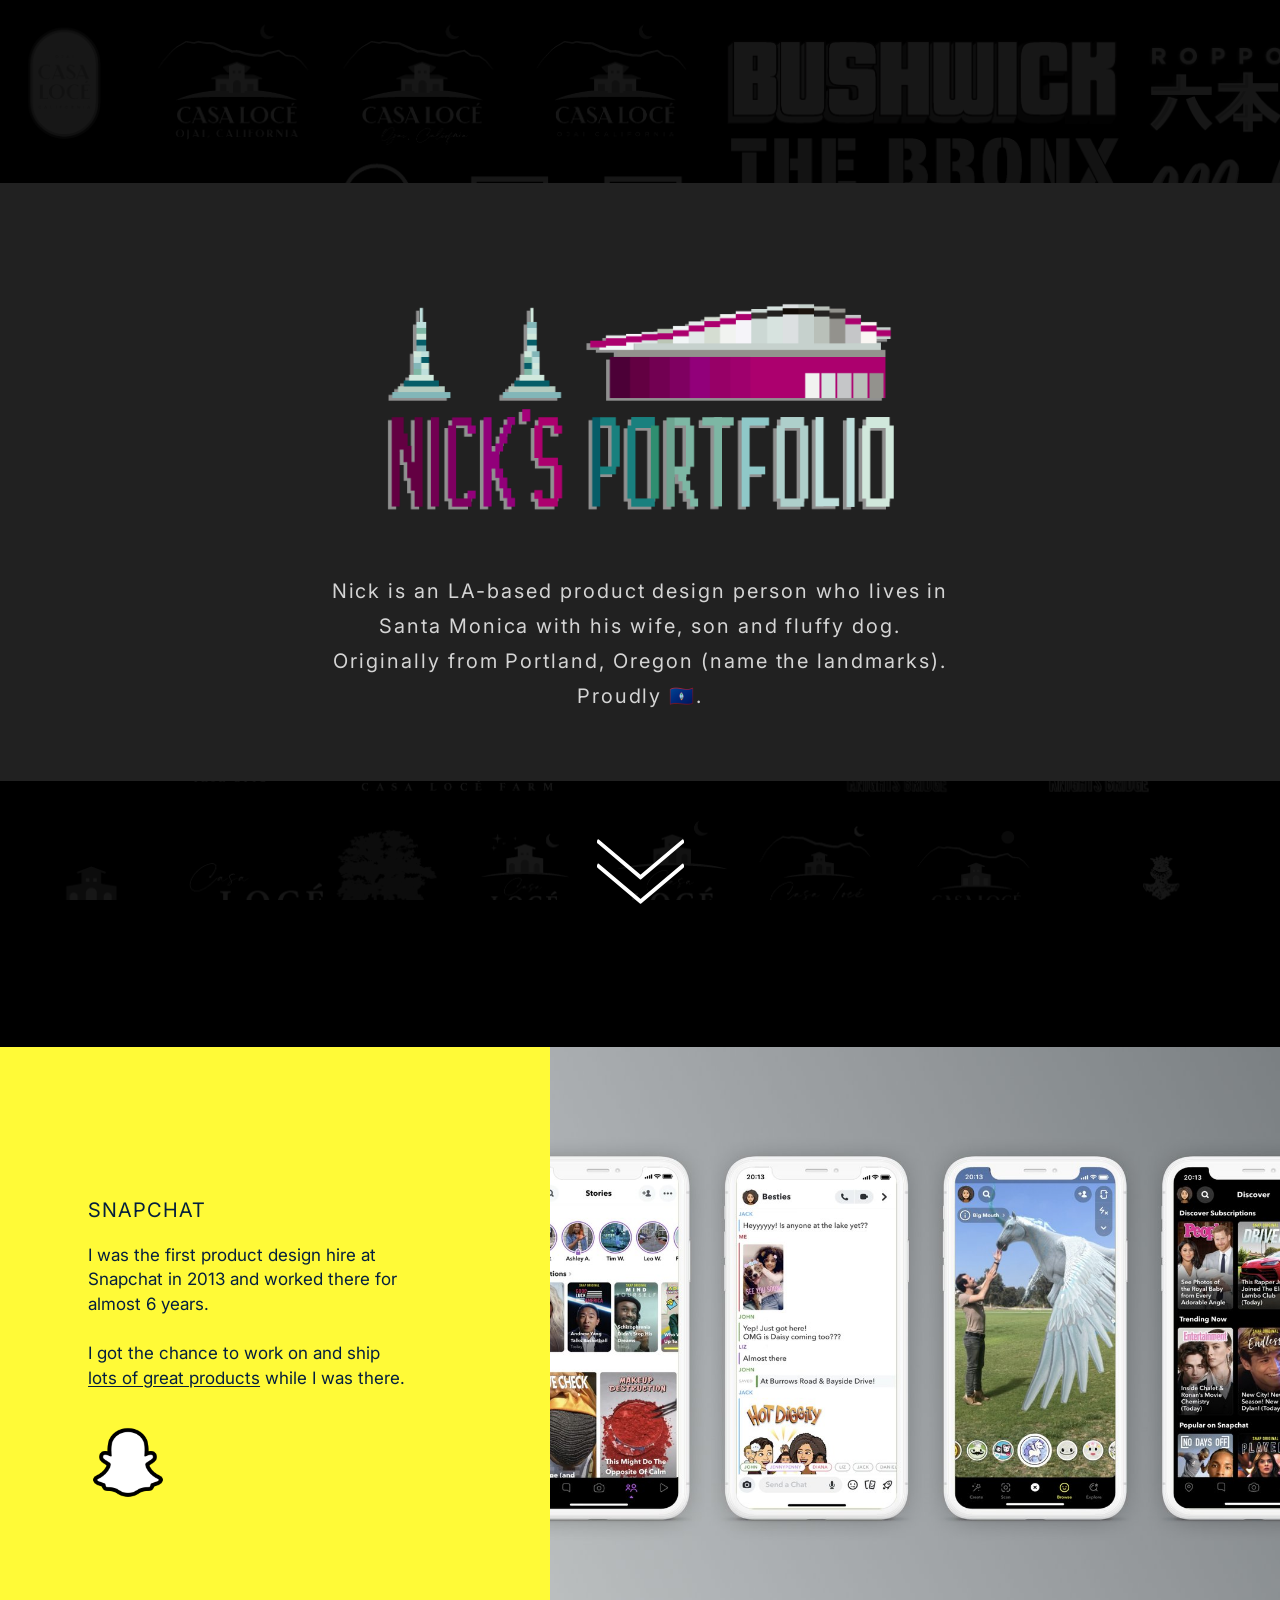
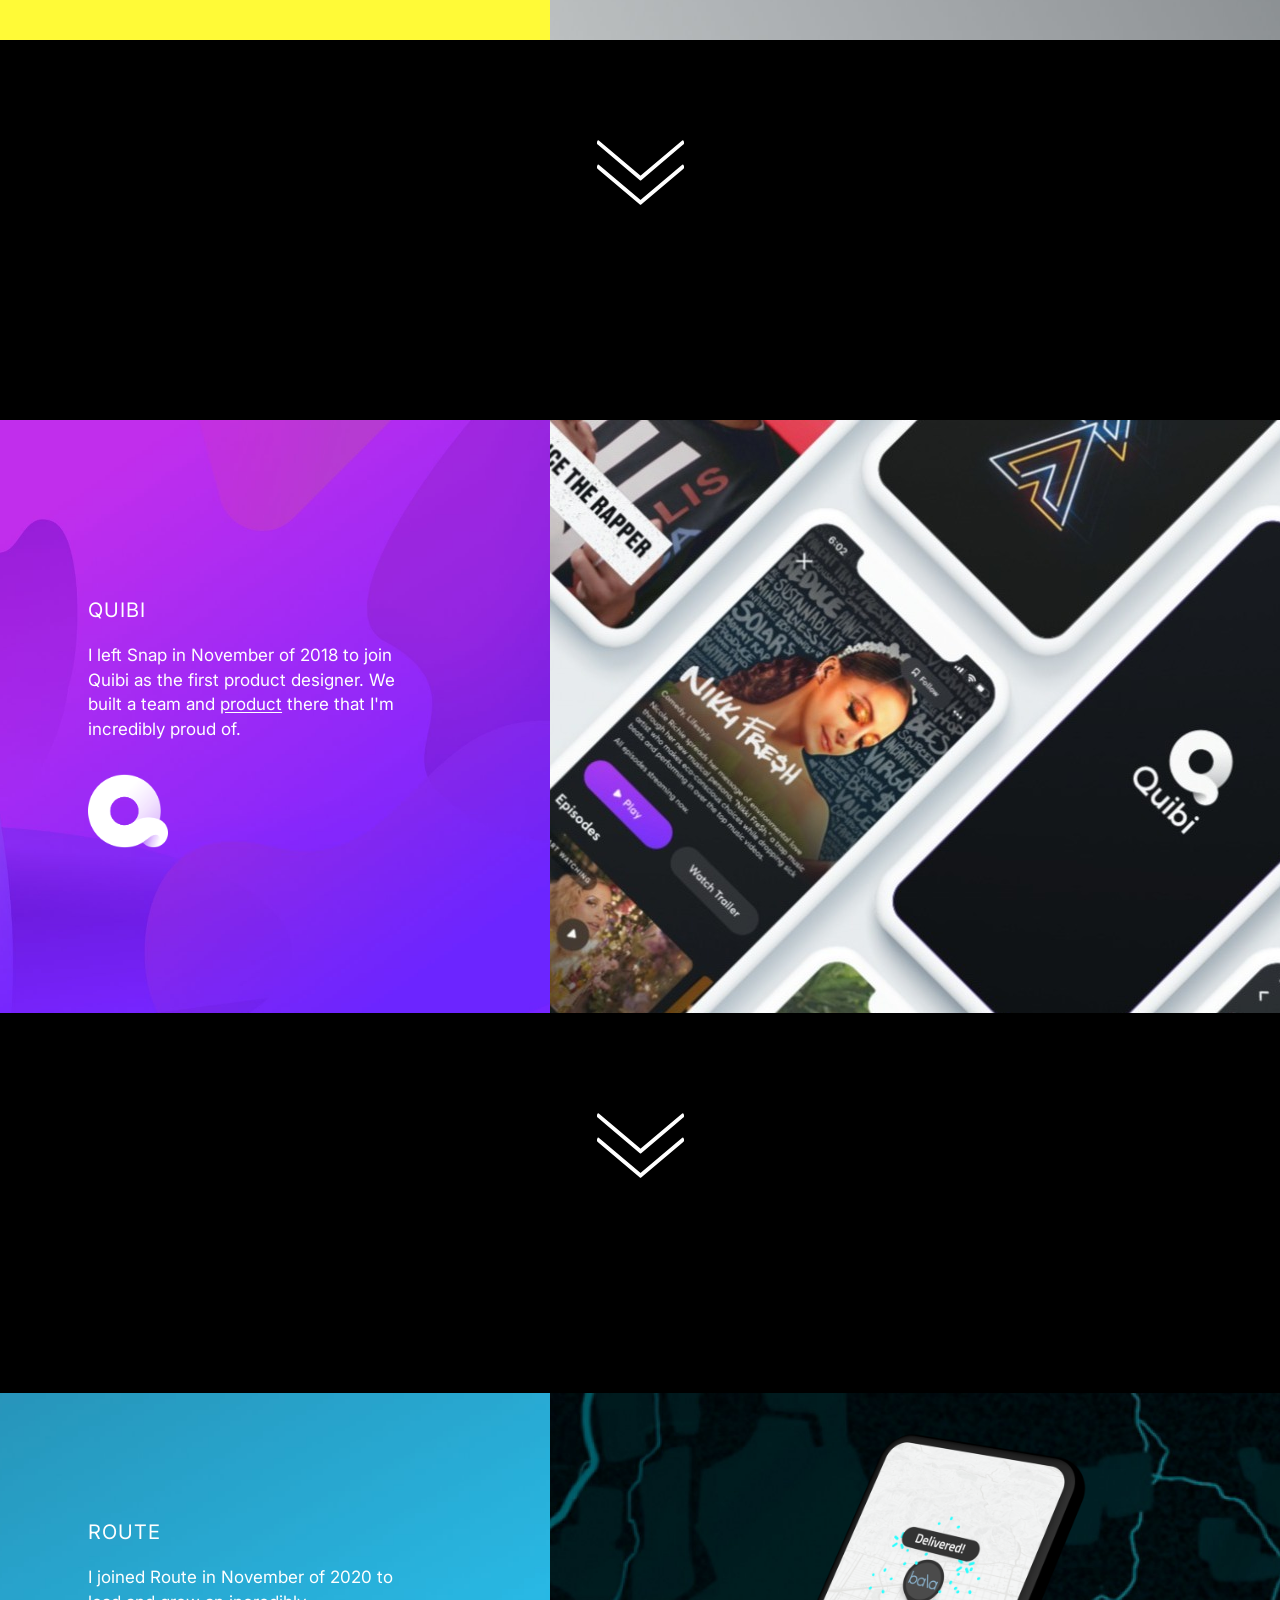
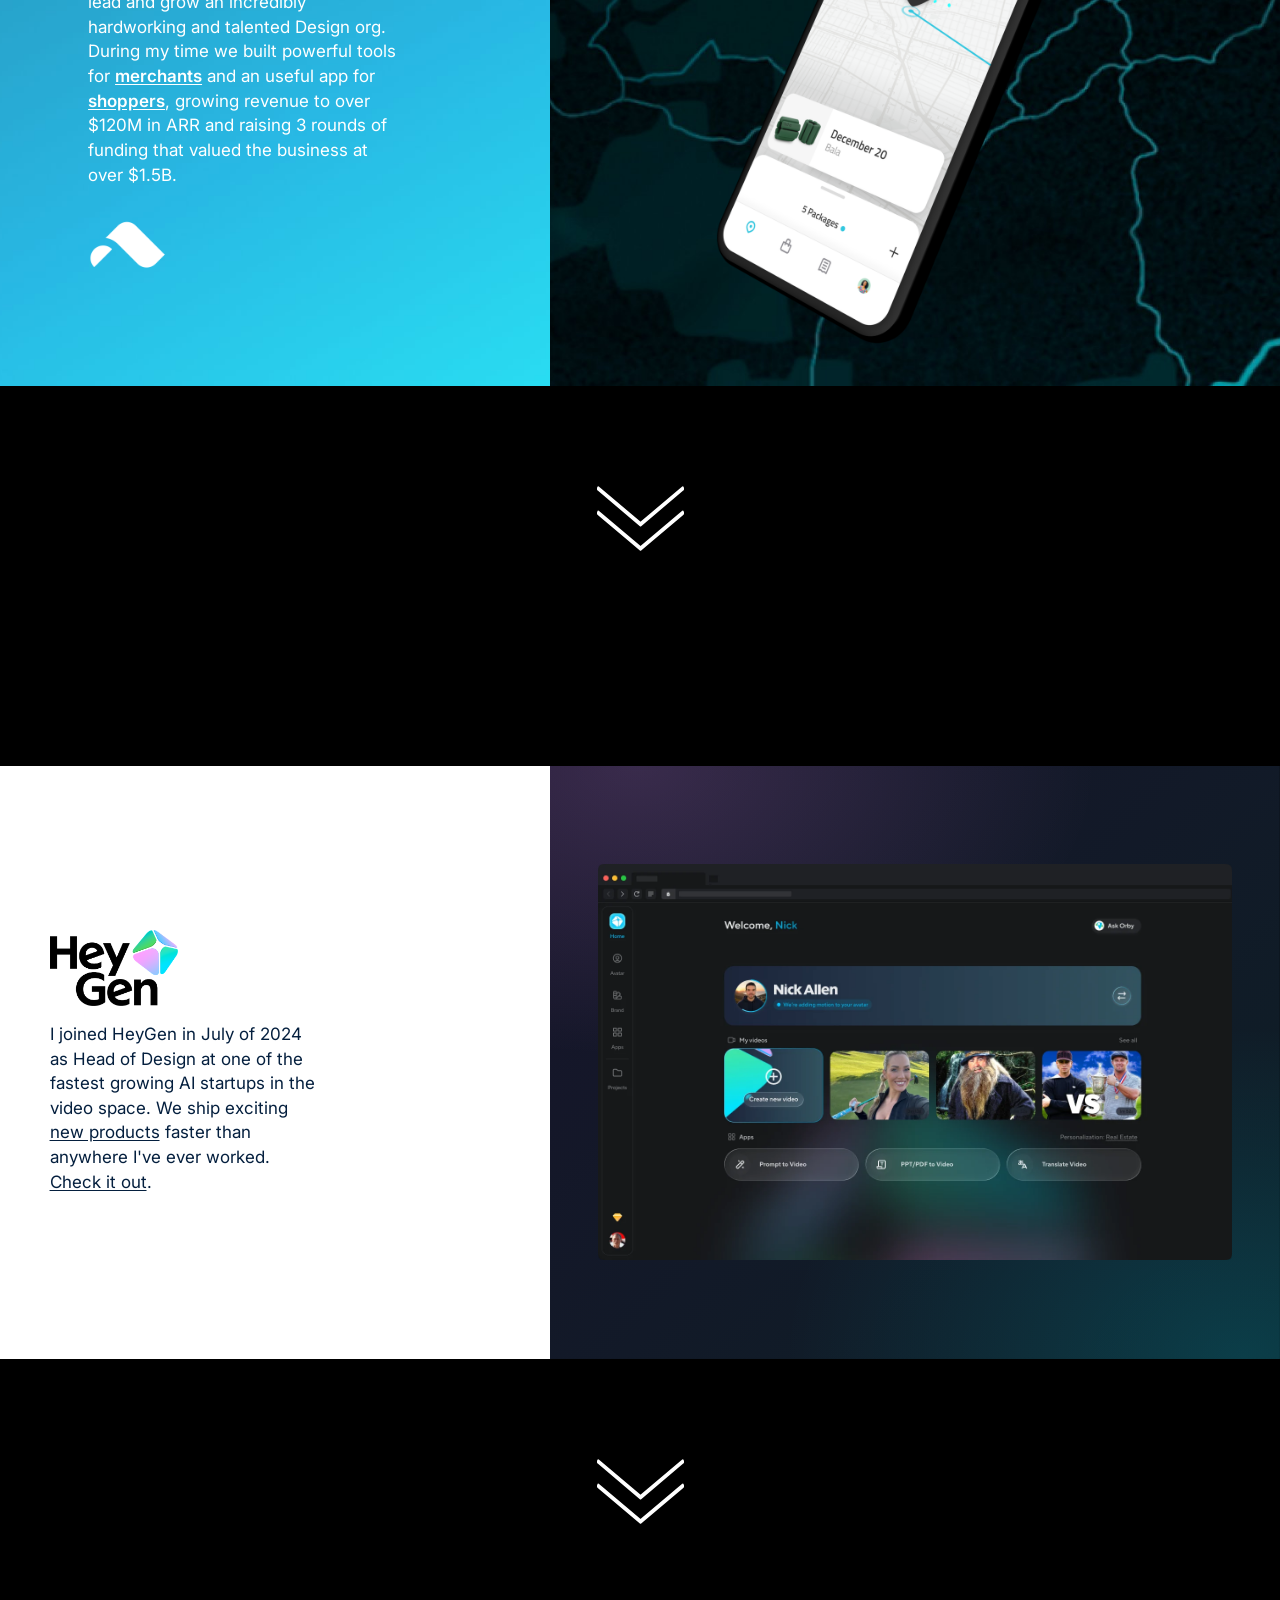
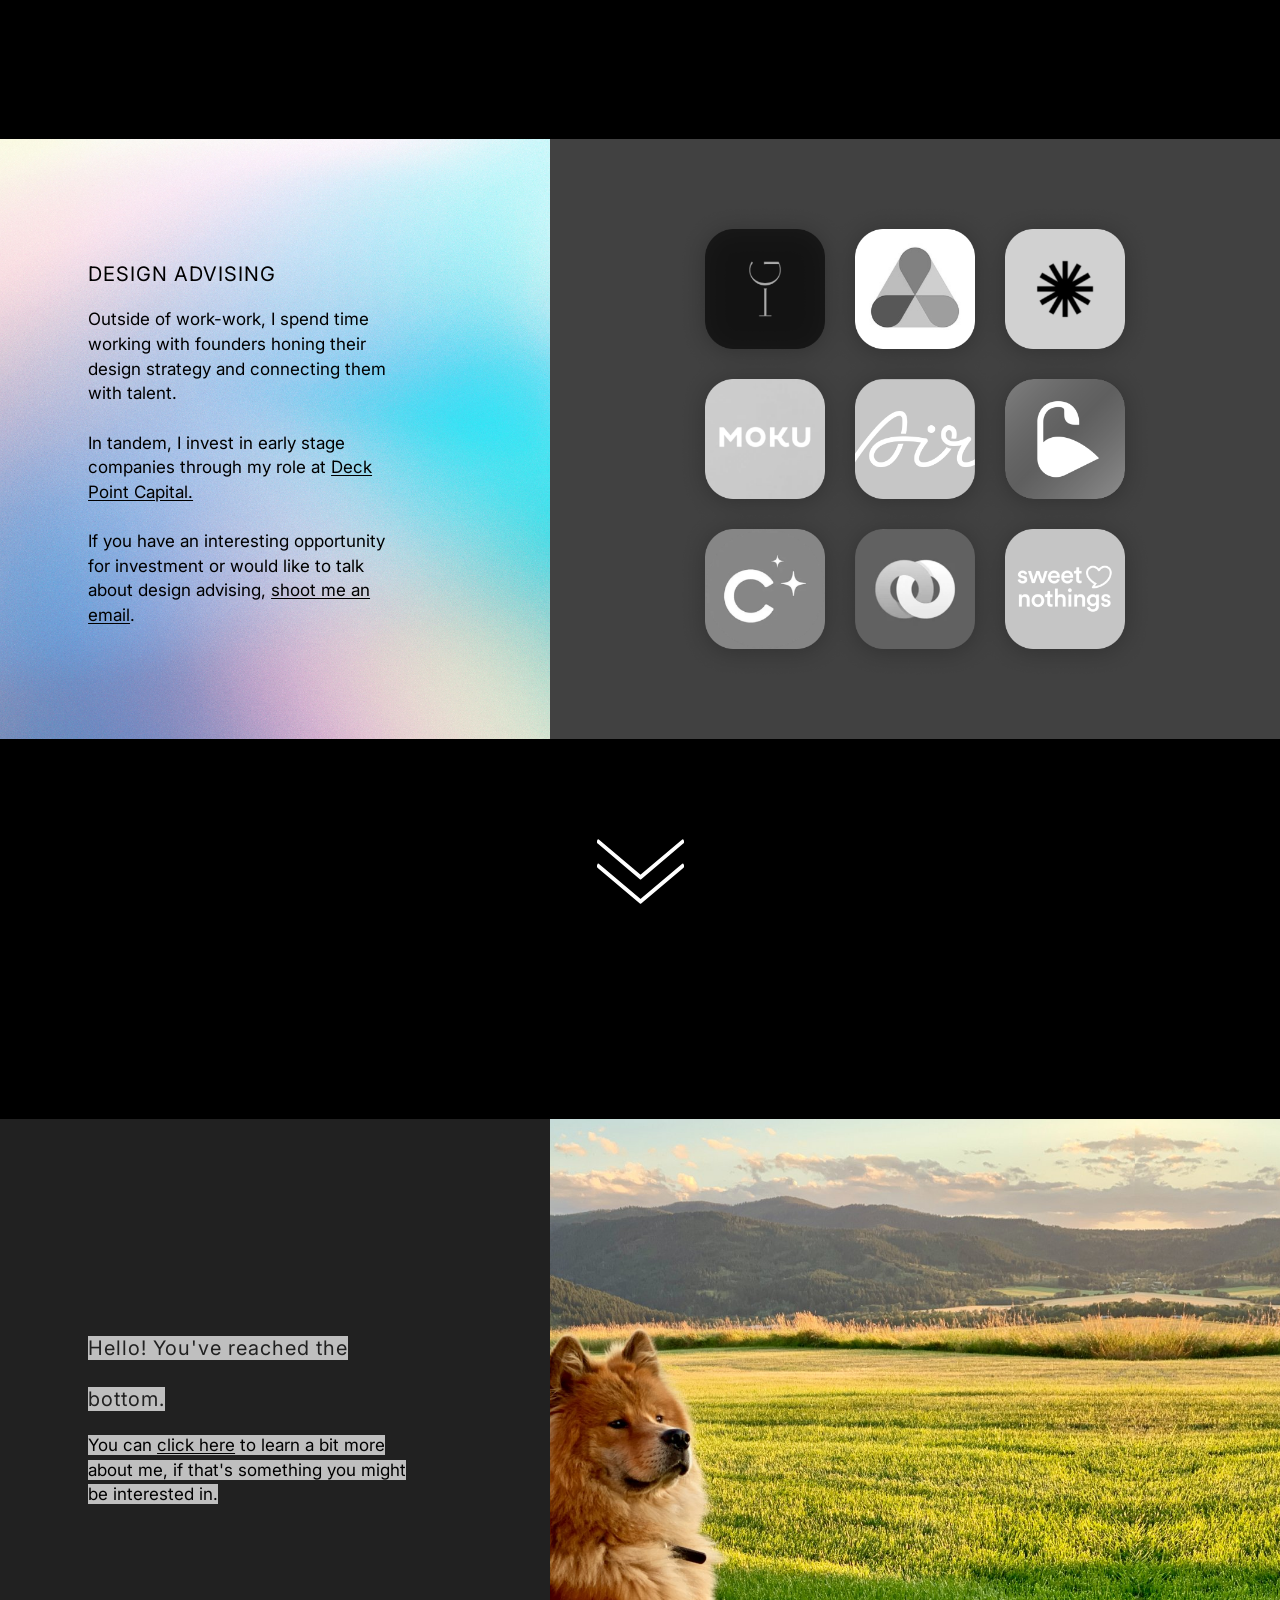
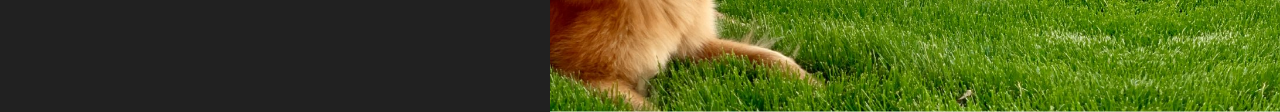
<file: index.html>
<!doctype html>
<html lang="en">
<head>
  <meta charset="utf-8">
  <meta name="viewport" content="width=device-width, initial-scale=1">
  <title>Home | Nick Allen Dot Com</title>
  <meta name="description" content="Nick Allen — LA-based product designer. Snapchat, Quibi, Route, HeyGen.">
  <link rel="icon" href="images/icon-home-hover.png">
  <link rel="preconnect" href="https://fonts.googleapis.com">
  <link rel="preconnect" href="https://fonts.gstatic.com" crossorigin>
  <link href="https://fonts.googleapis.com/css2?family=Inter:ital,wght@0,400;0,500;0,600;1,400&display=swap" rel="stylesheet">
  <link rel="stylesheet" href="styles.css">
</head>
<body class="home">

  <!-- ============ Intro ============ -->
  <section class="intro" id="top">
    <img class="logo" src="images/logo-nicks-portfolio.png" alt="Nick's Portfolio" width="515" height="221">
    <p>Nick is an LA-based product design person who lives in Santa Monica with his wife, son and fluffy dog. Originally from Portland, Oregon (name the landmarks). Proudly 🇬🇺.</p>
  </section>

  <div class="gap"><a href="#snap" aria-label="Scroll to Snapchat">
    <svg viewBox="0 0 160.5 75.8" preserveAspectRatio="none" fill="none" stroke="#fff" stroke-width="5.2" stroke-linecap="round" stroke-linejoin="round" aria-hidden="true"><path d="M2.6 3.1l77.7 41.5 77.6-41.5M2.6 31.4l77.7 41.5 77.6-41.5"/></svg>
  </a></div>

  <!-- ============ Snapchat ============ -->
  <section class="card" id="snap" style="--panel-bg: var(--snap-yellow); --panel-ink: var(--navy); --media-bg: #a0c2e8;">
    <div class="panel">
      <div class="copy">
        <h2 class="eyebrow">Snapchat</h2>
        <p>I was the first product design hire at Snapchat in 2013 and worked there for almost 6 years.</p>
        <p>I got the chance to work on and ship <a href="snap.html">lots of great products</a> while I was there.</p>
        <a href="snap.html" aria-label="Snapchat projects"><img class="mark" src="images/snap-logo.png" alt=""></a>
      </div>
    </div>
    <a class="media" href="snap.html" aria-label="Snapchat projects">
      <img src="images/snap-phones.jpg" alt="A row of iPhones showing Snapchat screens">
    </a>
  </section>

  <div class="gap"><a href="#quibi" aria-label="Scroll to Quibi">
    <svg viewBox="0 0 160.5 75.8" preserveAspectRatio="none" fill="none" stroke="#fff" stroke-width="5.2" stroke-linecap="round" stroke-linejoin="round" aria-hidden="true"><path d="M2.6 3.1l77.7 41.5 77.6-41.5M2.6 31.4l77.7 41.5 77.6-41.5"/></svg>
  </a></div>

  <!-- ============ Quibi ============ -->
  <section class="card" id="quibi" style="--panel-bg: var(--quibi-purple); --panel-img: url('images/quibi-bg.jpg'); --panel-ink: #fff; --media-bg: #e9e9e9;">
    <div class="panel">
      <div class="copy">
        <h2 class="eyebrow">Quibi</h2>
        <p>I left Snap in November of 2018 to join Quibi as the first product designer. We built a team and <a href="quibi-projects.html">product</a> there that I'm incredibly proud of.</p>
        <a href="quibi-projects.html" aria-label="Quibi projects"><img class="mark" src="images/quibi-logo.png" alt=""></a>
      </div>
    </div>
    <a class="media" href="quibi-projects.html" aria-label="Quibi projects">
      <img class="actual-size" src="images/quibi-phones.jpg" alt="Quibi app screens on several phones">
    </a>
  </section>

  <div class="gap"><a href="#route" aria-label="Scroll to Route">
    <svg viewBox="0 0 160.5 75.8" preserveAspectRatio="none" fill="none" stroke="#fff" stroke-width="5.2" stroke-linecap="round" stroke-linejoin="round" aria-hidden="true"><path d="M2.6 3.1l77.7 41.5 77.6-41.5M2.6 31.4l77.7 41.5 77.6-41.5"/></svg>
  </a></div>

  <!-- ============ Route ============ -->
  <section class="card" id="route" style="--panel-bg: var(--route-blue); --panel-img: url('images/route-bg.jpg'); --panel-ink: #fff; --media-bg: #0b1b22 url('images/route-map.jpg');">
    <div class="panel">
      <div class="copy">
        <h2 class="eyebrow">Route</h2>
        <p>I joined Route in November of 2020 to lead and grow an incredibly hardworking and talented Design org. During my time we built powerful tools for <a href="https://route.com/" target="_blank" rel="noopener">merchants</a> and an useful app for <a href="https://apps.apple.com/us/app/route-package-tracker/id1449803898" target="_blank" rel="noopener">shoppers</a>, growing revenue to over $120M in ARR and raising 3 rounds of funding that valued the business at over $1.5B.</p>
        <a href="https://route.com/" target="_blank" rel="noopener" aria-label="Route"><img class="mark" src="images/route-logo.png" alt=""></a>
      </div>
    </div>
    <div class="media">
      <img class="overlay" src="images/route-phone.png" alt="Route app showing a delivered package on a map">
    </div>
  </section>

  <div class="gap"><a href="#heygen" aria-label="Scroll to HeyGen">
    <svg viewBox="0 0 160.5 75.8" preserveAspectRatio="none" fill="none" stroke="#fff" stroke-width="5.2" stroke-linecap="round" stroke-linejoin="round" aria-hidden="true"><path d="M2.6 3.1l77.7 41.5 77.6-41.5M2.6 31.4l77.7 41.5 77.6-41.5"/></svg>
  </a></div>

  <!-- ============ HeyGen ============ -->
  <section class="card" id="heygen" style="--panel-bg: #fff; --panel-ink: var(--navy); --media-bg: var(--heygen-bg);">
    <div class="panel">
      <div class="copy">
        <img class="brand" src="images/heygen-logo.png" alt="HeyGen" width="480" height="285">
        <p>I joined HeyGen in July of 2024 as Head of Design at one of the fastest growing AI startups in the video space. We ship exciting <a href="heygen-projects.html">new products</a> faster than anywhere I've ever worked. <a href="https://www.heygen.com/" target="_blank" rel="noopener">Check it out</a>.</p>
      </div>
    </div>
    <a class="media" href="https://www.heygen.com/" target="_blank" rel="noopener" aria-label="HeyGen">
      <img class="framed" src="images/heygen-home.webp" alt="The HeyGen home screen" width="1440" height="900">
    </a>
  </section>

  <div class="gap"><a href="#advising" aria-label="Scroll to Design Advising">
    <svg viewBox="0 0 160.5 75.8" preserveAspectRatio="none" fill="none" stroke="#fff" stroke-width="5.2" stroke-linecap="round" stroke-linejoin="round" aria-hidden="true"><path d="M2.6 3.1l77.7 41.5 77.6-41.5M2.6 31.4l77.7 41.5 77.6-41.5"/></svg>
  </a></div>

  <!-- ============ Design Advising ============ -->
  <section class="card" id="advising" style="--panel-bg: var(--advising-lilac); --panel-img: url('images/advising-bg.jpg'); --panel-ink: var(--black); --media-bg: #414141;">
    <div class="panel">
      <div class="copy">
        <h2 class="eyebrow">Design Advising</h2>
        <p>Outside of work-work, I spend time working with founders honing their design strategy and connecting them with talent.</p>
        <p>In tandem, I invest in early stage companies through my role at <a href="https://www.linkedin.com/company/deckpointcapital" target="_blank" rel="noopener">Deck Point Capital.</a></p>
        <p>If you have an interesting opportunity for investment or would like to talk about design advising, <a href="mailto:nrallen2013@gmail.com">shoot me an email</a>.</p>
      </div>
    </div>
    <div class="media apps">
      <div class="stack">
        <img class="gray" src="images/apps-grayscale.png" alt="App icons of companies I've advised or invested in">
        <img class="color" src="images/apps-color.png" alt="" aria-hidden="true">
      </div>
    </div>
  </section>

  <div class="gap"><a href="#bottom" aria-label="Scroll to the bottom">
    <svg viewBox="0 0 160.5 75.8" preserveAspectRatio="none" fill="none" stroke="#fff" stroke-width="5.2" stroke-linecap="round" stroke-linejoin="round" aria-hidden="true"><path d="M2.6 3.1l77.7 41.5 77.6-41.5M2.6 31.4l77.7 41.5 77.6-41.5"/></svg>
  </a></div>

  <!-- ============ Bottom ============ -->
  <section class="card outro" id="bottom" style="--media-bg: #272736;">
    <div class="panel">
      <div class="copy">
        <p><span class="hl big">Hello! You've reached the bottom.</span></p>
        <p><span class="hl">You can <a href="bio.html">click here</a> to learn a bit more about me, if that's something you might be interested in.</span></p>
      </div>
    </div>
    <a class="media" href="bio.html" aria-label="About me">
      <img src="images/dog-field.jpg" alt="A fluffy dog lying in a field at golden hour">
    </a>
  </section>

</body>
</html>
</file>
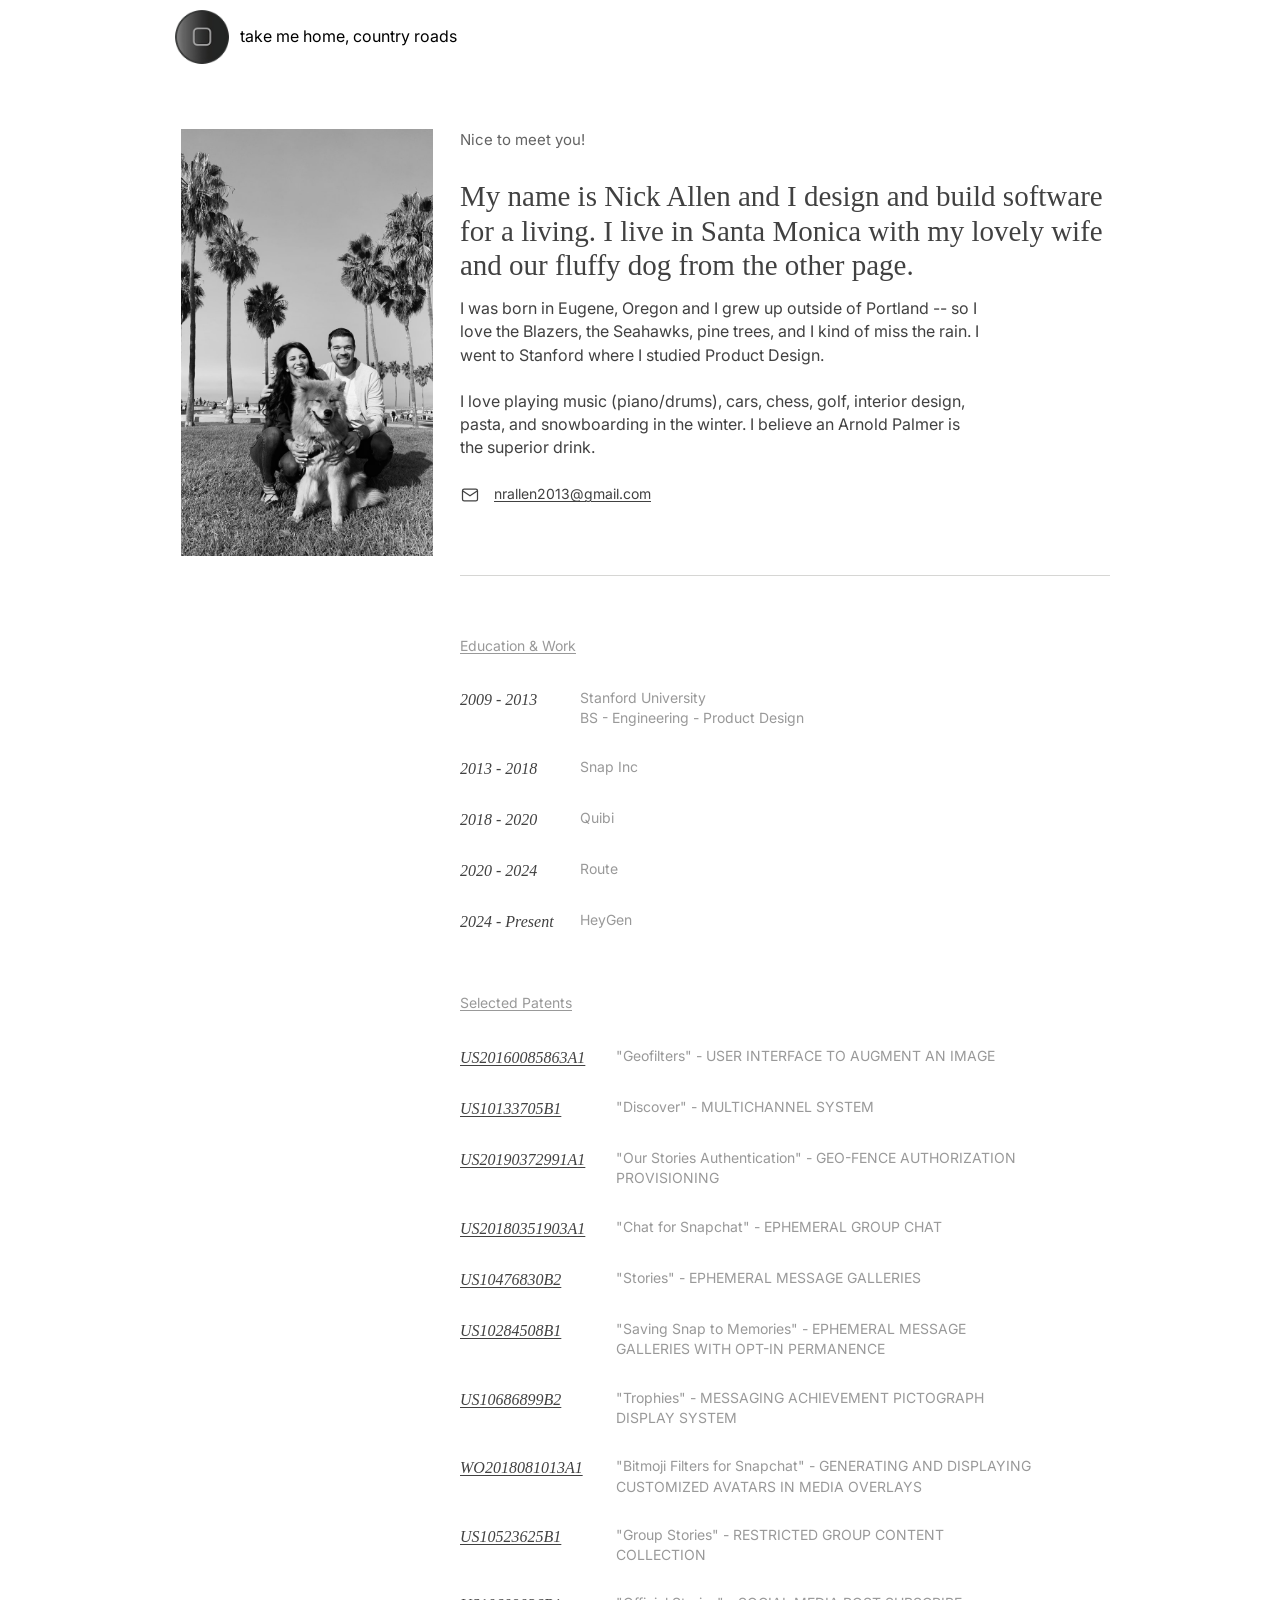
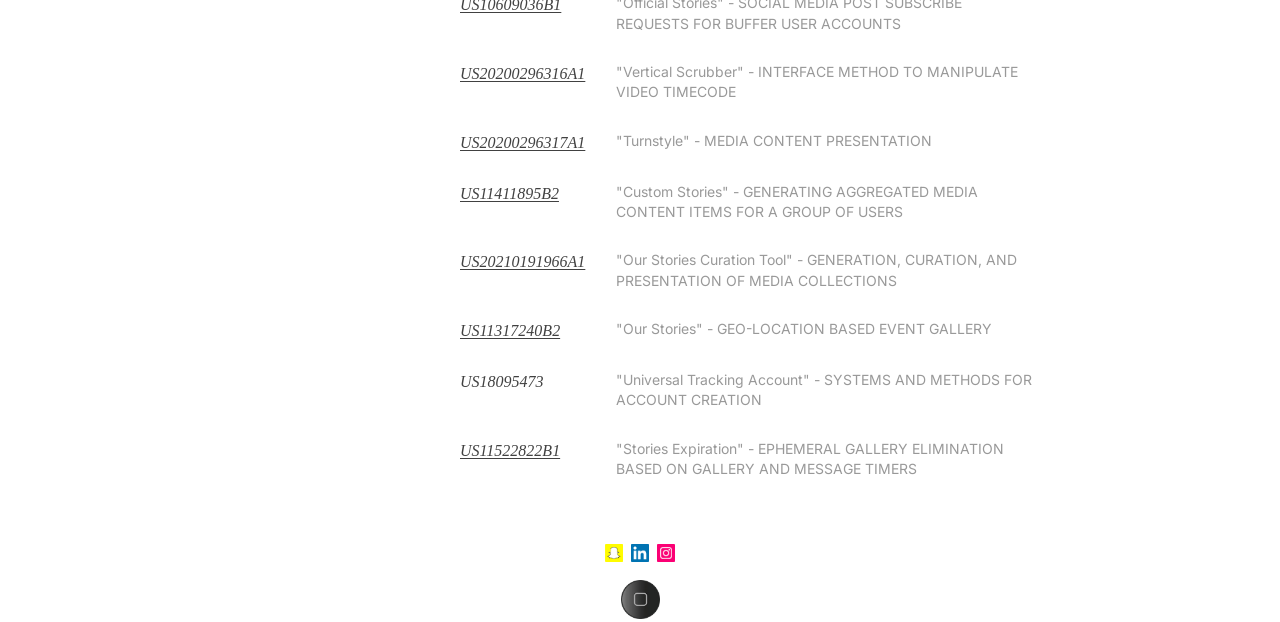
<file: bio.html>
<!doctype html>
<html lang="en">
<head>
  <meta charset="utf-8">
  <meta name="viewport" content="width=device-width, initial-scale=1">
  <title>Bio | Nick Allen Dot Com</title>
  <meta name="description" content="About Nick Allen — product designer, Stanford Product Design, Snap, Quibi, Route, HeyGen. Selected patents.">
  <link rel="icon" href="images/icon-home-hover.png">
  <link rel="preconnect" href="https://fonts.googleapis.com">
  <link rel="preconnect" href="https://fonts.gstatic.com" crossorigin>
  <link href="https://fonts.googleapis.com/css2?family=Inter:ital,wght@0,400;0,500;0,600;1,400&display=swap" rel="stylesheet">
  <link rel="stylesheet" href="styles.css">
</head>
<body>
<main class="page">

  <header class="site-header">
    <a href="index.html"><span class="home-btn"><img class="rest" src="images/icon-home.png" alt=""><img class="hover" src="images/icon-home-hover.png" alt=""><img class="pressed" src="images/icon-home-pressed.png" alt=""></span>take me home, country roads</a>
  </header>

  <section class="bio">
    <div class="photo">
      <img src="images/bio-photo.jpg" alt="Nick, his wife and their dog under palm trees in Santa Monica">
    </div>

    <div>
      <p class="hello">Nice to meet you!</p>
      <h1>My name is Nick Allen and I design and build software for a living. I live in Santa Monica with my lovely wife and our fluffy dog from the other page.</h1>

      <div class="about">
        <p>I was born in Eugene, Oregon and I grew up outside of Portland -- so I love the Blazers, the Seahawks, pine trees, and I kind of miss the rain. I went to Stanford where I studied Product Design.</p>
        <p>I love playing music (piano/drums), cars, chess, golf, interior design, pasta, and snowboarding in the winter. I believe an Arnold Palmer is the superior drink.</p>
      </div>

      <a class="email" href="mailto:nrallen2013@gmail.com">
        <svg viewBox="0 0 24 24" fill="none" stroke="currentColor" stroke-width="1.5" aria-hidden="true"><rect x="3" y="5" width="18" height="14" rx="2"/><path d="M3 7l9 6 9-6"/></svg>
        nrallen2013@gmail.com
      </a>

      <hr>

      <h2><a href="https://www.linkedin.com/in/nick-allen-2a20222b/" target="_blank" rel="noopener">Education &amp; Work</a></h2>
      <dl class="timeline">
        <dt>2009 - 2013</dt><dd>Stanford University<br>BS - Engineering - Product Design</dd>
        <dt>2013 - 2018</dt><dd>Snap Inc</dd>
        <dt>2018 - 2020</dt><dd>Quibi</dd>
        <dt>2020 - 2024</dt><dd>Route</dd>
        <dt>2024 - Present</dt><dd>HeyGen</dd>
      </dl>

      <h2><a href="https://patents.google.com/?inventor=Nicholas+Allen&assignee=Snap" target="_blank" rel="noopener">Selected Patents</a></h2>
      <dl class="patents">
        <dt><a href="https://patents.google.com/patent/US20160085863A1" target="_blank" rel="noopener">US20160085863A1</a></dt><dd><span class="nick">"Geofilters"</span> - User interface to augment an image</dd>
        <dt><a href="https://patents.google.com/patent/US10133705B1" target="_blank" rel="noopener">US10133705B1</a></dt><dd><span class="nick">"Discover"</span> - Multichannel system</dd>
        <dt><a href="https://patents.google.com/patent/US20190372991A1" target="_blank" rel="noopener">US20190372991A1</a></dt><dd><span class="nick">"Our Stories Authentication"</span> - Geo-fence authorization provisioning</dd>
        <dt><a href="https://patents.google.com/patent/US20180351903A1" target="_blank" rel="noopener">US20180351903A1</a></dt><dd><span class="nick">"Chat for Snapchat"</span> - Ephemeral group chat</dd>
        <dt><a href="https://patents.google.com/patent/US10476830B2" target="_blank" rel="noopener">US10476830B2</a></dt><dd><span class="nick">"Stories"</span> - Ephemeral message galleries</dd>
        <dt><a href="https://patents.google.com/patent/US10284508B1" target="_blank" rel="noopener">US10284508B1</a></dt><dd><span class="nick">"Saving Snap to Memories"</span> - Ephemeral message galleries with opt-in permanence</dd>
        <dt><a href="https://patents.google.com/patent/US10686899B2" target="_blank" rel="noopener">US10686899B2</a></dt><dd><span class="nick">"Trophies"</span> - Messaging achievement pictograph display system</dd>
        <dt><a href="https://patents.google.com/patent/WO2018081013A1" target="_blank" rel="noopener">WO2018081013A1</a></dt><dd><span class="nick">"Bitmoji Filters for Snapchat"</span> - Generating and displaying customized avatars in media overlays</dd>
        <dt><a href="https://patents.google.com/patent/US10523625B1" target="_blank" rel="noopener">US10523625B1</a></dt><dd><span class="nick">"Group Stories"</span> - Restricted group content collection</dd>
        <dt><a href="https://patents.google.com/patent/US10609036B1" target="_blank" rel="noopener">US10609036B1</a></dt><dd><span class="nick">"Official Stories"</span> - Social media post subscribe requests for buffer user accounts</dd>
        <dt><a href="https://patents.google.com/patent/US20200296316A1" target="_blank" rel="noopener">US20200296316A1</a></dt><dd><span class="nick">"Vertical Scrubber"</span> - Interface method to manipulate video timecode</dd>
        <dt><a href="https://patents.google.com/patent/US20200296317A1" target="_blank" rel="noopener">US20200296317A1</a></dt><dd><span class="nick">"Turnstyle"</span> - Media content presentation</dd>
        <dt><a href="https://patents.google.com/patent/US11411895B2" target="_blank" rel="noopener">US11411895B2</a></dt><dd><span class="nick">"Custom Stories"</span> - Generating aggregated media content items for a group of users</dd>
        <dt><a href="https://patents.google.com/patent/US20210191966A1" target="_blank" rel="noopener">US20210191966A1</a></dt><dd><span class="nick">"Our Stories Curation Tool"</span> - Generation, curation, and presentation of media collections</dd>
        <dt><a href="https://patents.google.com/patent/US11317240B2" target="_blank" rel="noopener">US11317240B2</a></dt><dd><span class="nick">"Our Stories"</span> - Geo-location based event gallery</dd>
        <dt>US18095473</dt><dd><span class="nick">"Universal Tracking Account"</span> - Systems and methods for account creation</dd>
        <dt><a href="https://patents.google.com/patent/US11522822B1" target="_blank" rel="noopener">US11522822B1</a></dt><dd><span class="nick">"Stories Expiration"</span> - Ephemeral gallery elimination based on gallery and message timers</dd>
      </dl>
    </div>
  </section>

  <footer class="site-footer">
    <div class="social">
      <a href="https://www.snapchat.com/add/nick_allen" target="_blank" rel="noopener" aria-label="Snapchat"><img src="images/icon-snapchat.png" alt=""></a>
      <a href="https://www.linkedin.com/in/nick-allen-2a20222b/" target="_blank" rel="noopener" aria-label="LinkedIn"><img src="images/icon-linkedin.png" alt=""></a>
      <a href="https://www.instagram.com/nichorasss/" target="_blank" rel="noopener" aria-label="Instagram"><img src="images/icon-instagram.png" alt=""></a>
    </div>
    <a class="home" href="index.html" aria-label="Home"><span class="home-btn"><img class="rest" src="images/icon-home.png" alt=""><img class="hover" src="images/icon-home-hover.png" alt=""><img class="pressed" src="images/icon-home-pressed.png" alt=""></span></a>
  </footer>

</main>
</body>
</html>
</file>
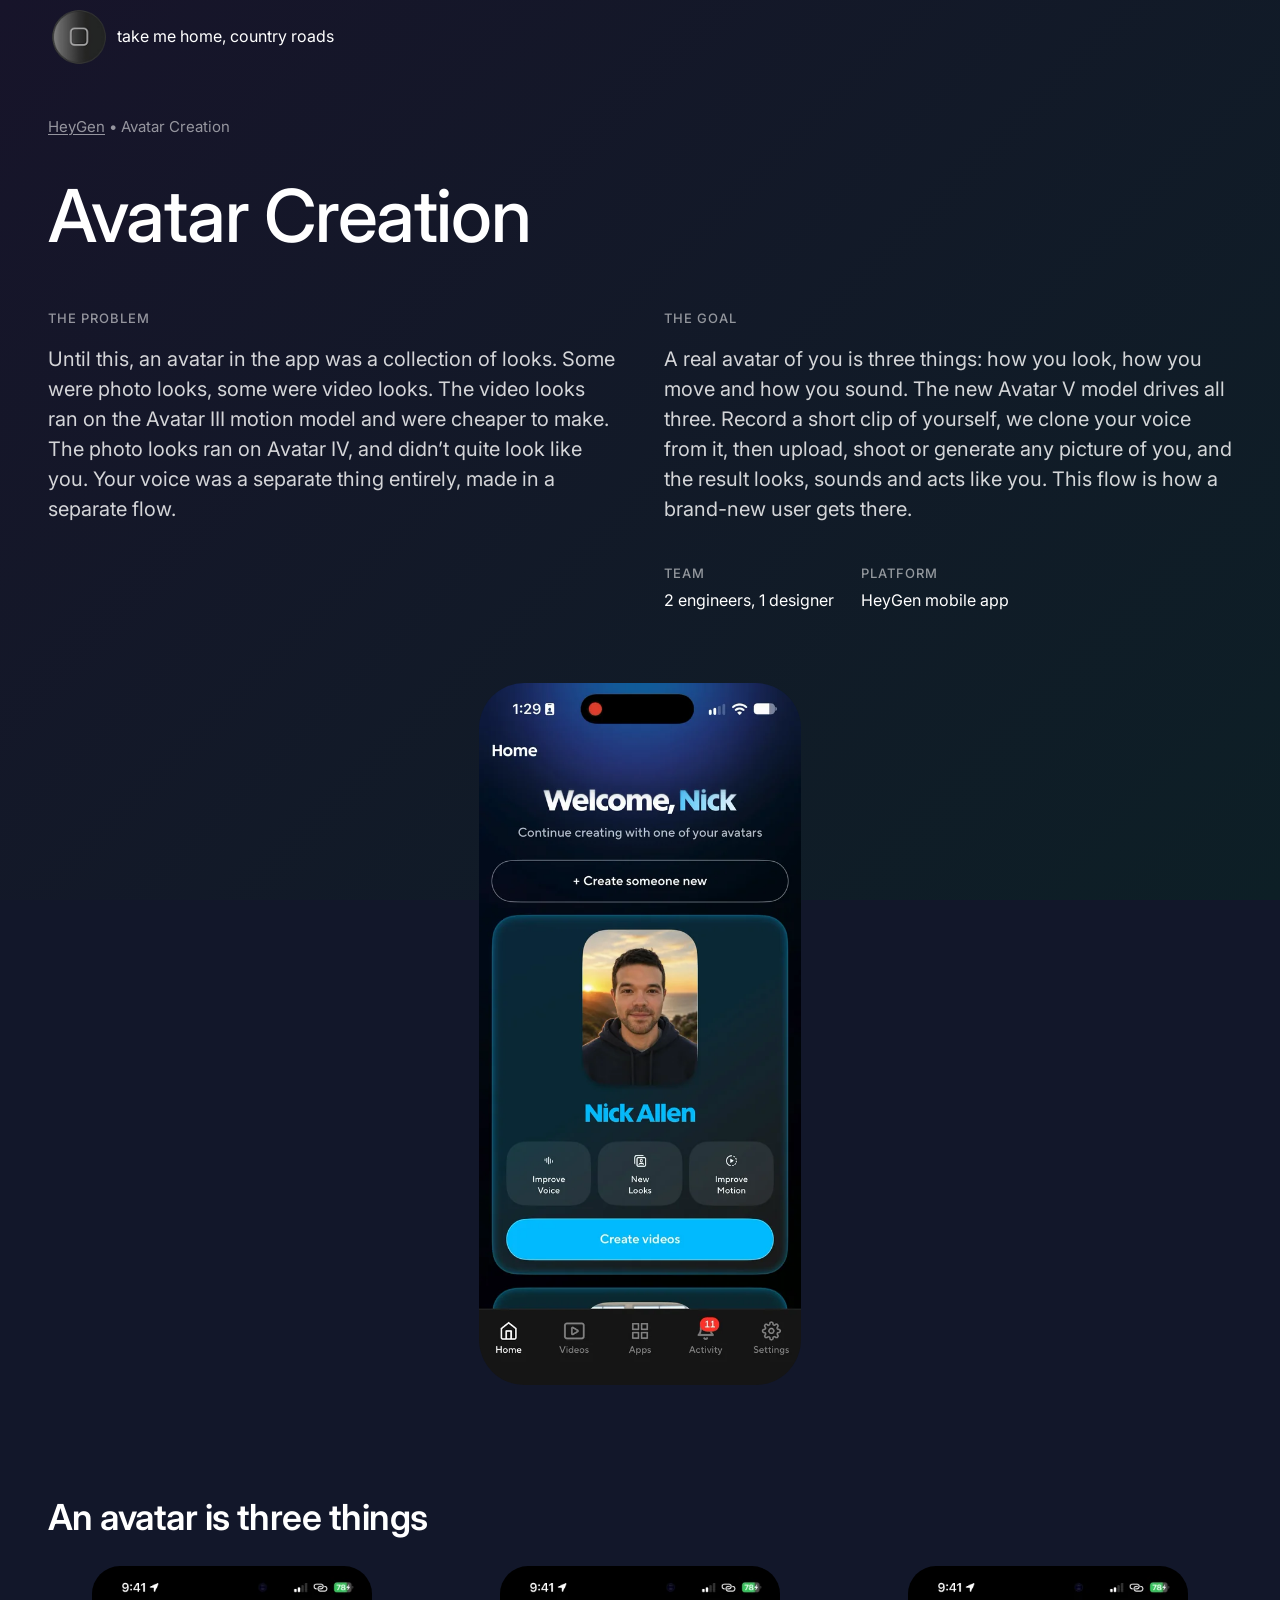
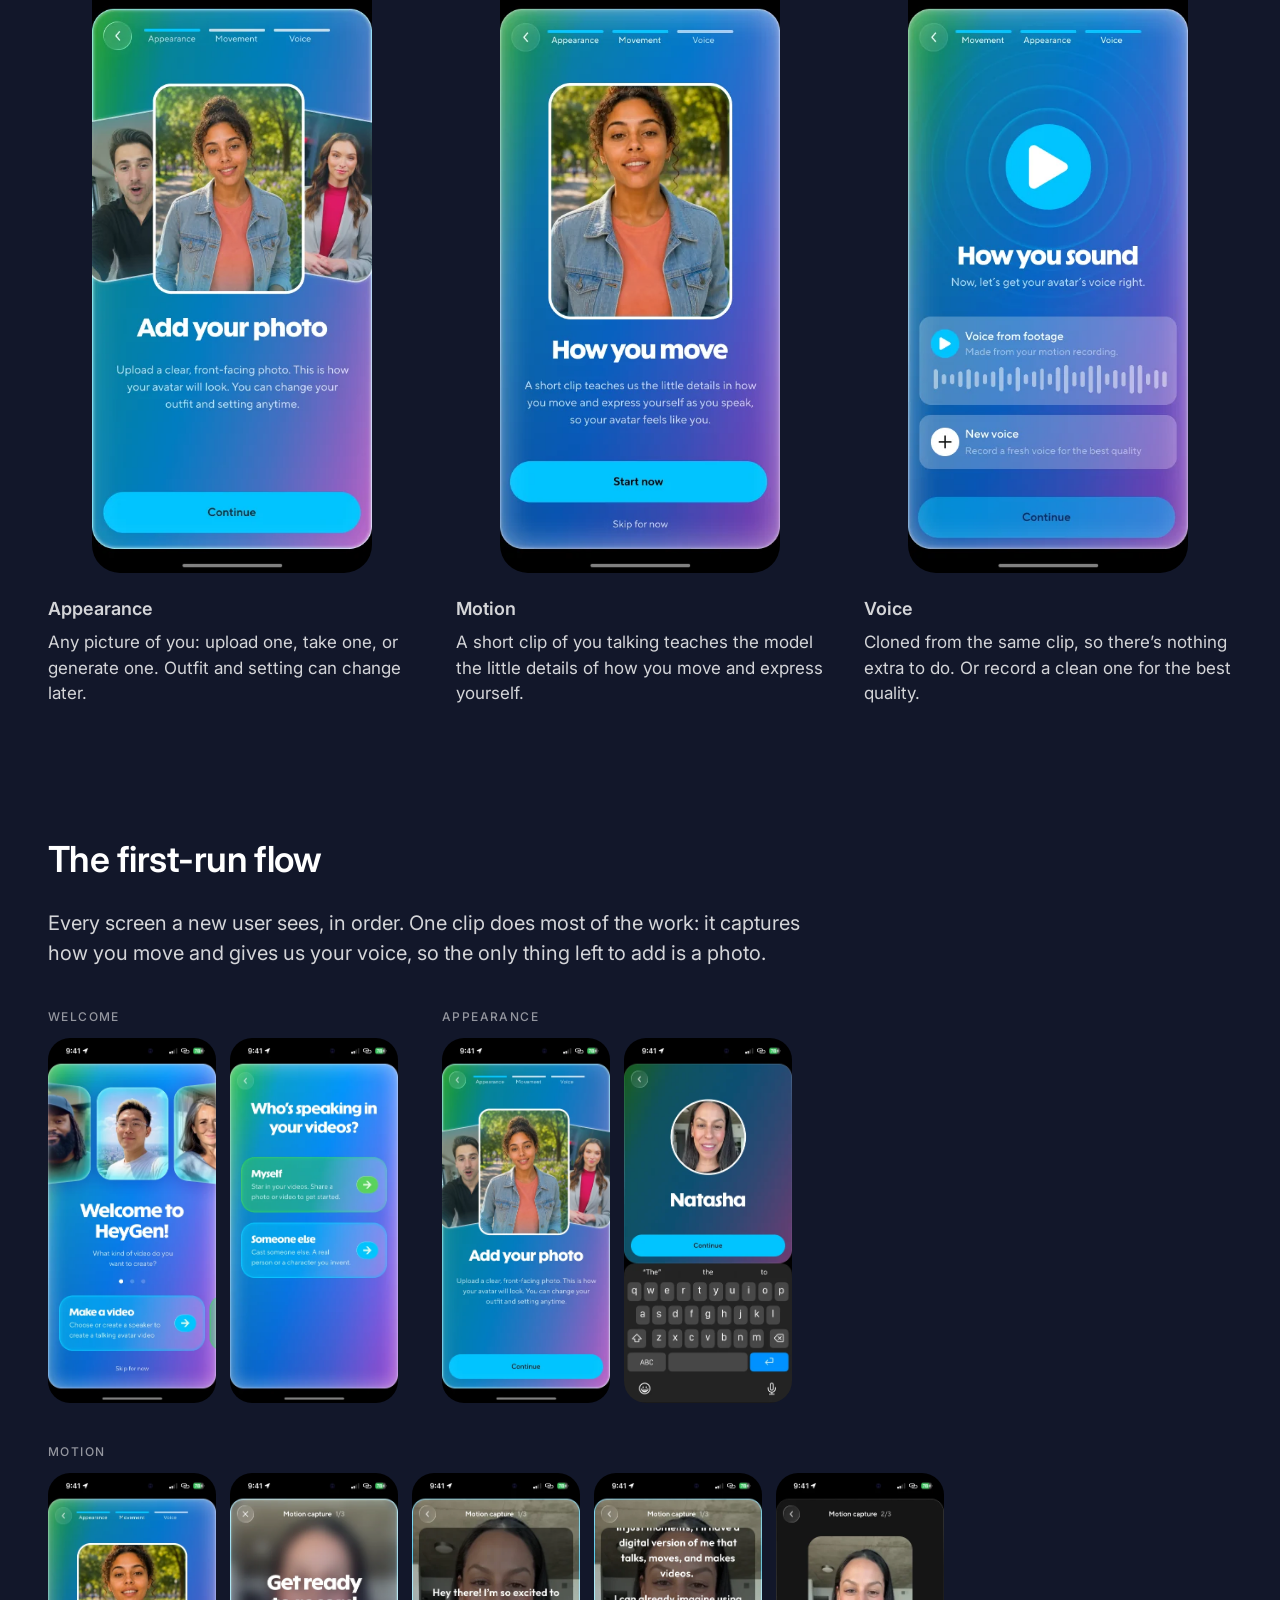
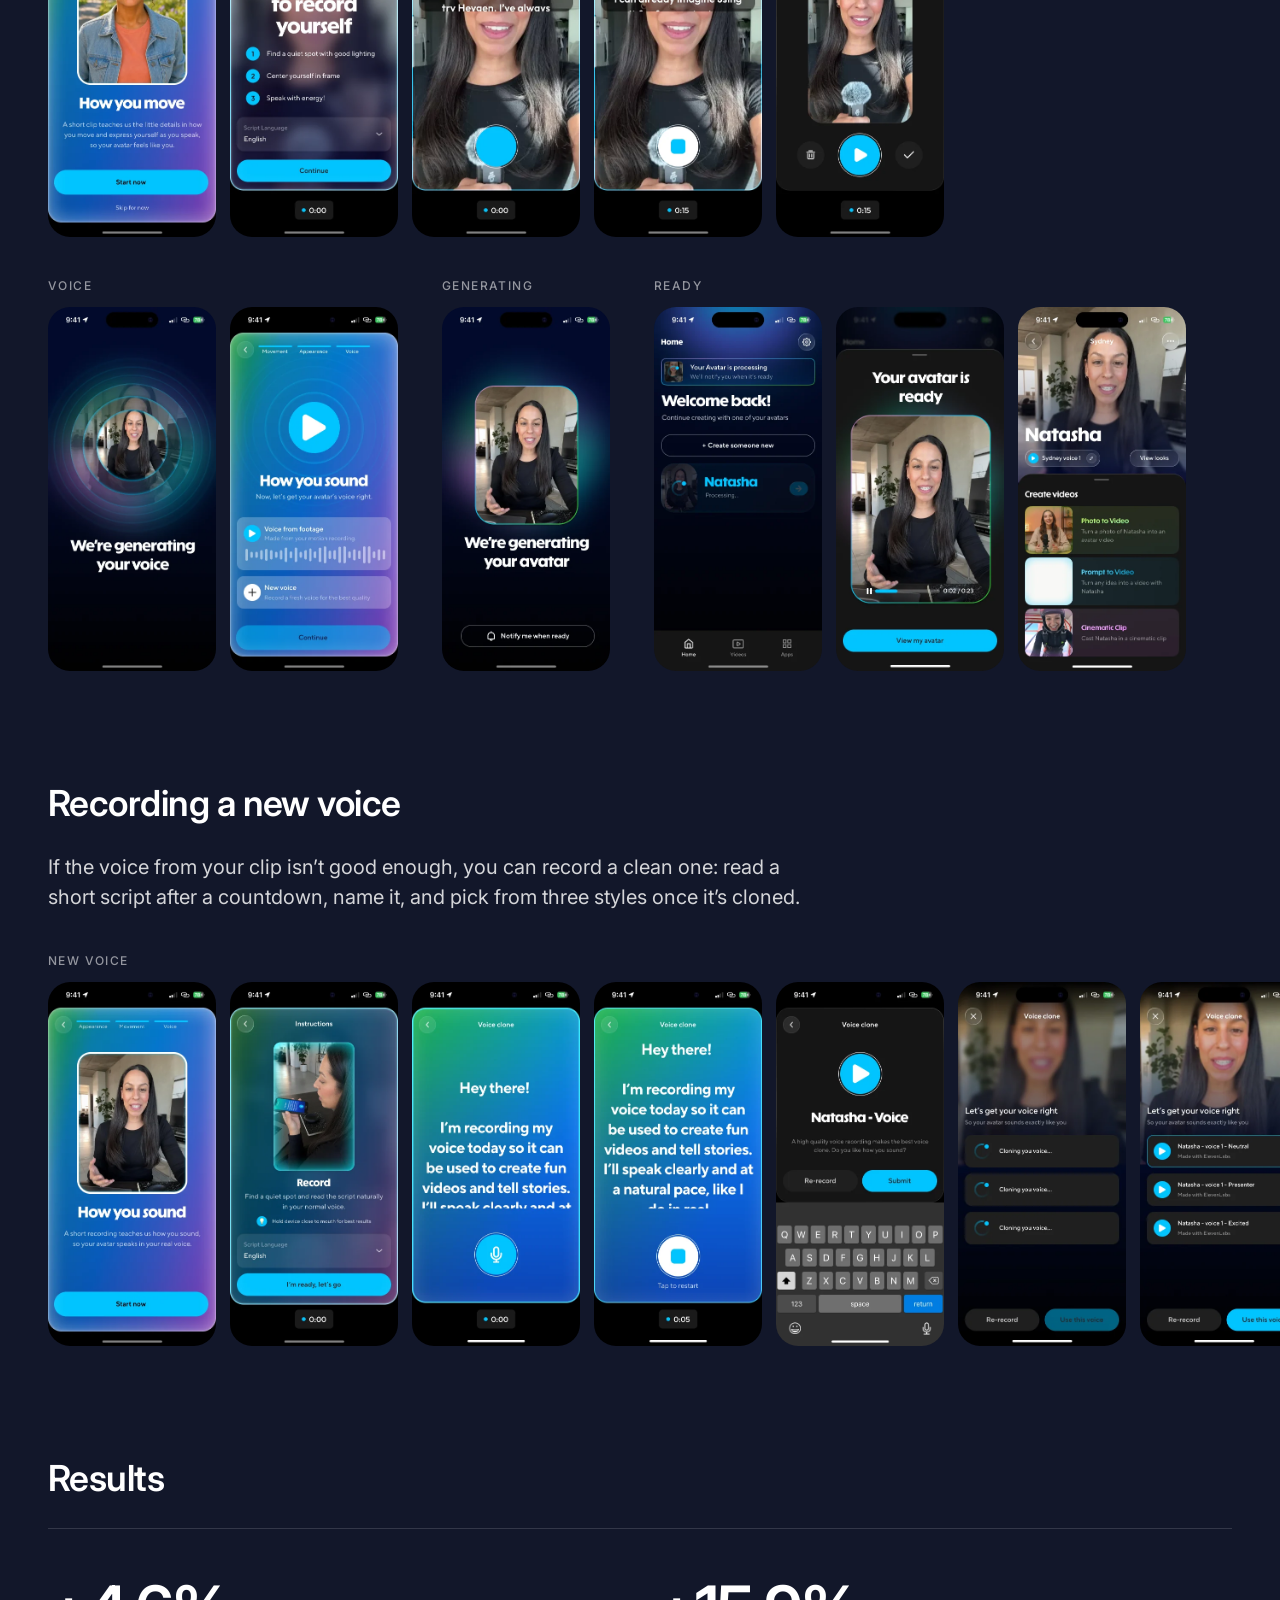
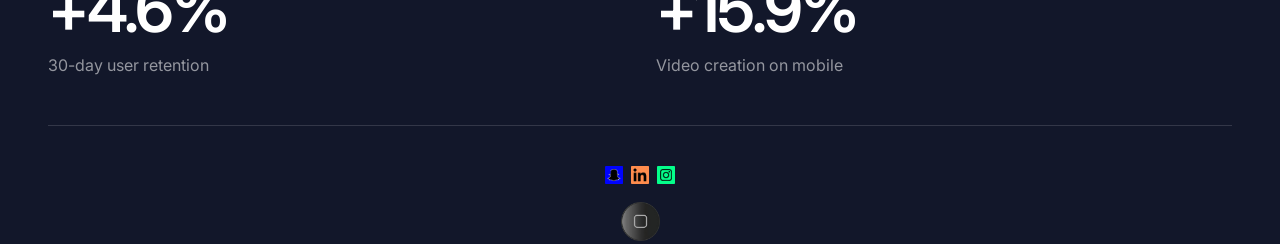
<file: heygen-avatar-creation.html>
<!doctype html>
<html lang="en">
<head>
  <meta charset="utf-8">
  <meta name="viewport" content="width=device-width, initial-scale=1">
  <title>HeyGen - Avatar Creation | Nick Allen Dot Com</title>
  <meta name="description" content="Avatar creation in the HeyGen mobile app: a real avatar made of your voice, your motion and your appearance.">
  <link rel="icon" href="images/icon-home-hover.png">
  <link rel="preconnect" href="https://fonts.googleapis.com">
  <link rel="preconnect" href="https://fonts.gstatic.com" crossorigin>
  <link href="https://fonts.googleapis.com/css2?family=Inter:ital,wght@0,400;0,500;0,600;1,400&display=swap" rel="stylesheet">
  <link rel="stylesheet" href="styles.css">
</head>
<body class="dark">
<main class="page wide">

  <header class="site-header">
    <a href="index.html"><span class="home-btn"><img class="rest" src="images/icon-home.png" alt=""><img class="hover" src="images/icon-home-hover.png" alt=""><img class="pressed" src="images/icon-home-pressed.png" alt=""></span>take me home, country roads</a>
  </header>

  <article class="article case">
    <p class="crumbs"><a href="heygen-projects.html">HeyGen</a> • Avatar Creation</p>
    <h1>Avatar Creation</h1>

    <div class="overview">
      <div>
        <h2>The problem</h2>
        <p>Until this, an avatar in the app was a collection of looks. Some were photo looks, some were video looks. The video looks ran on the Avatar III motion model and were cheaper to make. The photo looks ran on Avatar IV, and didn’t quite look like you. Your voice was a separate thing entirely, made in a separate flow.</p>
      </div>
      <div>
        <h2>The goal</h2>
        <p>A real avatar of you is three things: how you look, how you move and how you sound. The new Avatar V model drives all three. Record a short clip of yourself, we clone your voice from it, then upload, shoot or generate any picture of you, and the result looks, sounds and acts like you. This flow is how a brand-new user gets there.</p>
        <div class="facts">
          <div><b>Team</b>2 engineers, 1 designer</div>
          <div><b>Platform</b>HeyGen mobile app</div>
        </div>
      </div>
    </div>

    <figure class="framed">
      <video class="phone" src="images/heygen-avatar-creation.mp4" poster="images/heygen-avatar-creation-poster.webp" width="540" height="1174" autoplay muted loop playsinline aria-label="Screen recording of creating an avatar in the HeyGen mobile app"></video>
    </figure>

    <section id="parts">
      <h2>An avatar is three things</h2>
      <div class="trio">
        <div><img src="images/mobile-53.webp" alt="Add your photo screen" width="393" height="852" loading="lazy"><b>Appearance</b><p>Any picture of you: upload one, take one, or generate one. Outfit and setting can change later.</p></div>
        <div><img src="images/mobile-onboarding-1558.webp" alt="How you move screen" width="393" height="852" loading="lazy"><b>Motion</b><p>A short clip of you talking teaches the model the little details of how you move and express yourself.</p></div>
        <div><img src="images/mobile-onboarding-1565.webp" alt="How you sound screen" width="393" height="852" loading="lazy"><b>Voice</b><p>Cloned from the same clip, so there’s nothing extra to do. Or record a clean one for the best quality.</p></div>
      </div>
    </section>

    <section id="flow">
      <h2>The first-run flow</h2>
      <div class="text"><p>Every screen a new user sees, in order. One clip does most of the work: it captures how you move and gives us your voice, so the only thing left to add is a photo.</p></div>
      <div class="flow">
      <div class="stage"><b>Welcome</b><div class="screens"><img src="images/mobile-1.webp" alt="Welcome to HeyGen: what kind of video do you want to create?" width="393" height="852" loading="lazy"><img src="images/mobile-2.webp" alt="Who’s speaking in your videos? Myself, or someone else" width="393" height="852" loading="lazy"></div></div>
      <div class="stage"><b>Appearance</b><div class="screens"><img src="images/mobile-53.webp" alt="Add your photo: upload a clear, front-facing photo" width="393" height="852" loading="lazy"><img src="images/mobile-12.webp" alt="Name your avatar, with the keyboard open" width="393" height="852" loading="lazy"></div></div>
      <div class="stage"><b>Motion</b><div class="screens"><img src="images/mobile-onboarding-1558.webp" alt="How you move: a short clip teaches the little details of how you move and speak" width="393" height="852" loading="lazy"><img src="images/mobile-8.webp" alt="Get ready to record yourself: find a quiet spot, center yourself, speak with energy" width="393" height="852" loading="lazy"><img src="images/mobile-9.webp" alt="Motion capture, the script on screen, ready to record" width="393" height="852" loading="lazy"><img src="images/mobile-10.webp" alt="Motion capture in progress at fifteen seconds" width="393" height="852" loading="lazy"><img src="images/mobile-11.webp" alt="Review the clip: delete, play, or keep it" width="393" height="852" loading="lazy"></div></div>
      <div class="stage"><b>Voice</b><div class="screens"><img src="images/mobile-48.webp" alt="We’re generating your voice" width="393" height="852" loading="lazy"><img src="images/mobile-onboarding-1565.webp" alt="How you sound: the voice made from your footage, or record a new one" width="393" height="852" loading="lazy"></div></div>
      <div class="stage"><b>Generating</b><div class="screens"><img src="images/mobile-20.webp" alt="We’re generating your avatar, with a notify-me button" width="393" height="852" loading="lazy"></div></div>
      <div class="stage"><b>Ready</b><div class="screens"><img src="images/mobile-home-page.webp" alt="Home while the avatar processes: Welcome back" width="393" height="852" loading="lazy"><img src="images/mobile-home-page-1.webp" alt="Your avatar is ready, with a preview video" width="393" height="852" loading="lazy"><img src="images/mobile-home-page-2.webp" alt="The avatar’s profile: Natasha, her voice, her looks, and ways to create videos" width="393" height="852" loading="lazy"></div></div>
      </div>
    </section>

    <section id="voice">
      <h2>Recording a new voice</h2>
      <div class="text"><p>If the voice from your clip isn’t good enough, you can record a clean one: read a short script after a countdown, name it, and pick from three styles once it’s cloned.</p></div>
      <div class="flow">
      <div class="stage"><b>New voice</b><div class="screens"><img src="images/mobile-voice-path-onboarding-1562.webp" alt="How you sound: a short recording teaches us how you sound" width="393" height="852" loading="lazy"><img src="images/mobile-voice-path-26.webp" alt="Record: find a quiet spot and read the script naturally" width="393" height="852" loading="lazy"><img src="images/mobile-voice-path-onboarding-1219.webp" alt="A three-two-one countdown before recording" width="393" height="852" loading="lazy"><img src="images/mobile-voice-path-onboarding-1216.webp" alt="Recording the script, five seconds in" width="393" height="852" loading="lazy"><img src="images/mobile-voice-path-onboarding-1218.webp" alt="Name your voice and submit or re-record" width="393" height="852" loading="lazy"><img src="images/mobile-voice-path-onboarding-1556.webp" alt="Let’s get your voice right: cloning your voice" width="393" height="852" loading="lazy"><img src="images/mobile-voice-path-onboarding-1557.webp" alt="Three versions of your voice to choose from: neutral, presenter, excited" width="393" height="852" loading="lazy"></div></div>
      </div>
    </section>

    <section id="results">
      <h2>Results</h2>
      <div class="stats">
        <div class="stat"><b>+4.6%</b><span>30-day user retention</span></div>
        <div class="stat"><b>+15.9%</b><span>Video creation on mobile</span></div>
      </div>
    </section>
  </article>

  <footer class="site-footer">
    <div class="social">
      <a href="https://www.snapchat.com/add/nick_allen" target="_blank" rel="noopener" aria-label="Snapchat"><img src="images/icon-snapchat.png" alt=""></a>
      <a href="https://www.linkedin.com/in/nick-allen-2a20222b/" target="_blank" rel="noopener" aria-label="LinkedIn"><img src="images/icon-linkedin.png" alt=""></a>
      <a href="https://www.instagram.com/nichorasss/" target="_blank" rel="noopener" aria-label="Instagram"><img src="images/icon-instagram.png" alt=""></a>
    </div>
    <a class="home" href="index.html" aria-label="Home"><span class="home-btn"><img class="rest" src="images/icon-home.png" alt=""><img class="hover" src="images/icon-home-hover.png" alt=""><img class="pressed" src="images/icon-home-pressed.png" alt=""></span></a>
  </footer>

</main>
</body>
</html>
</file>
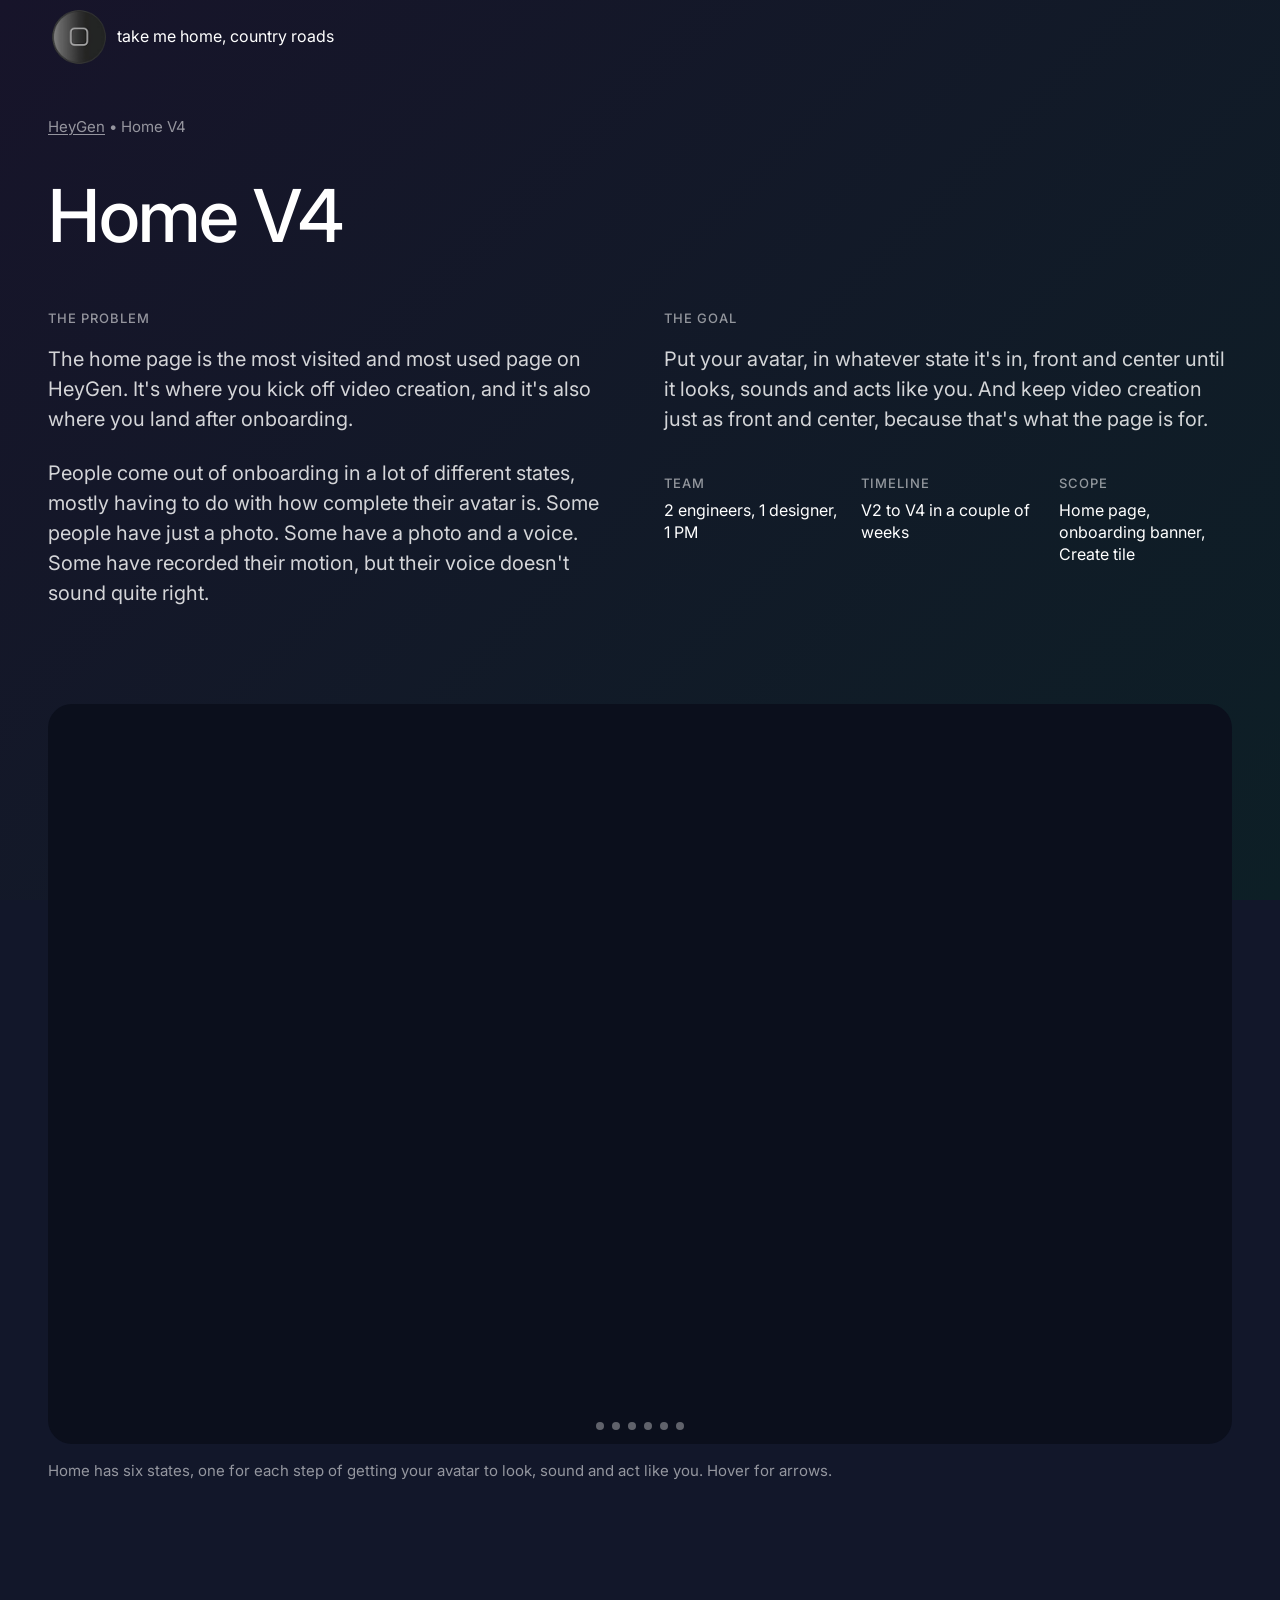
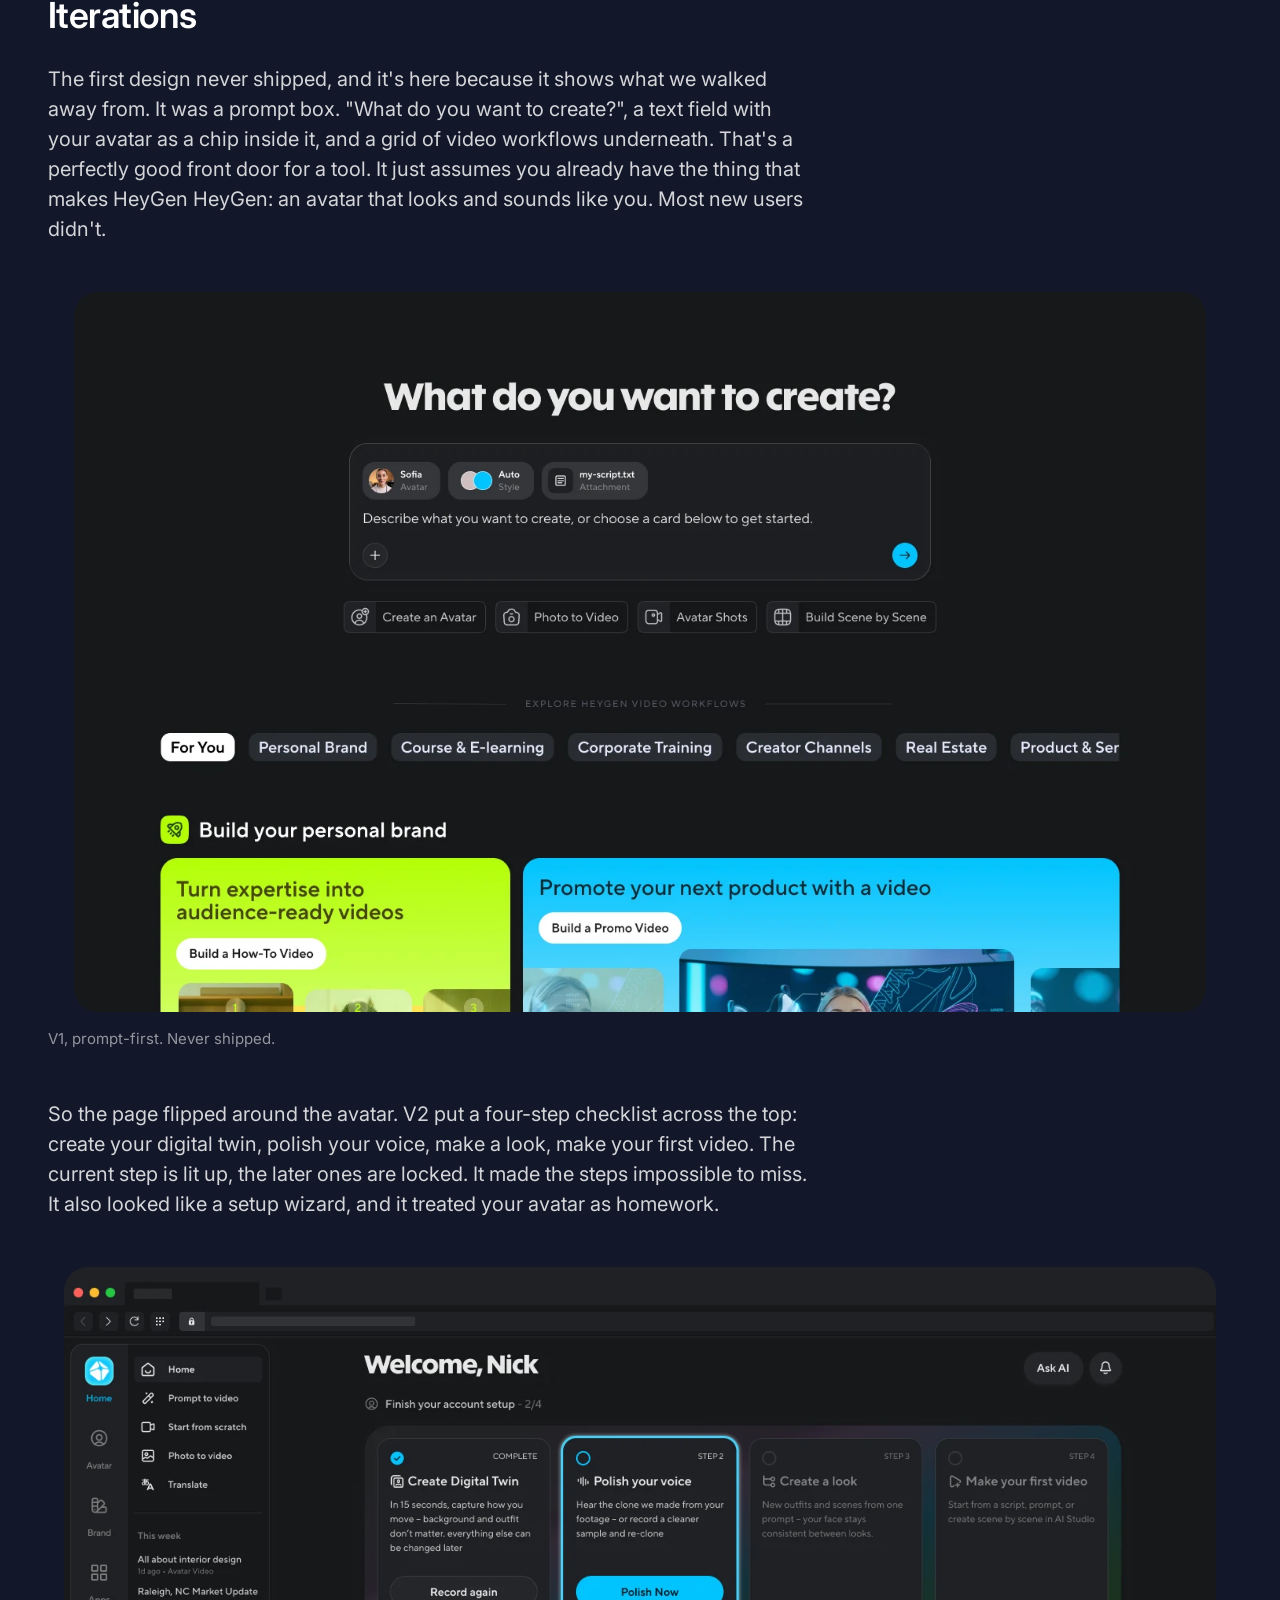
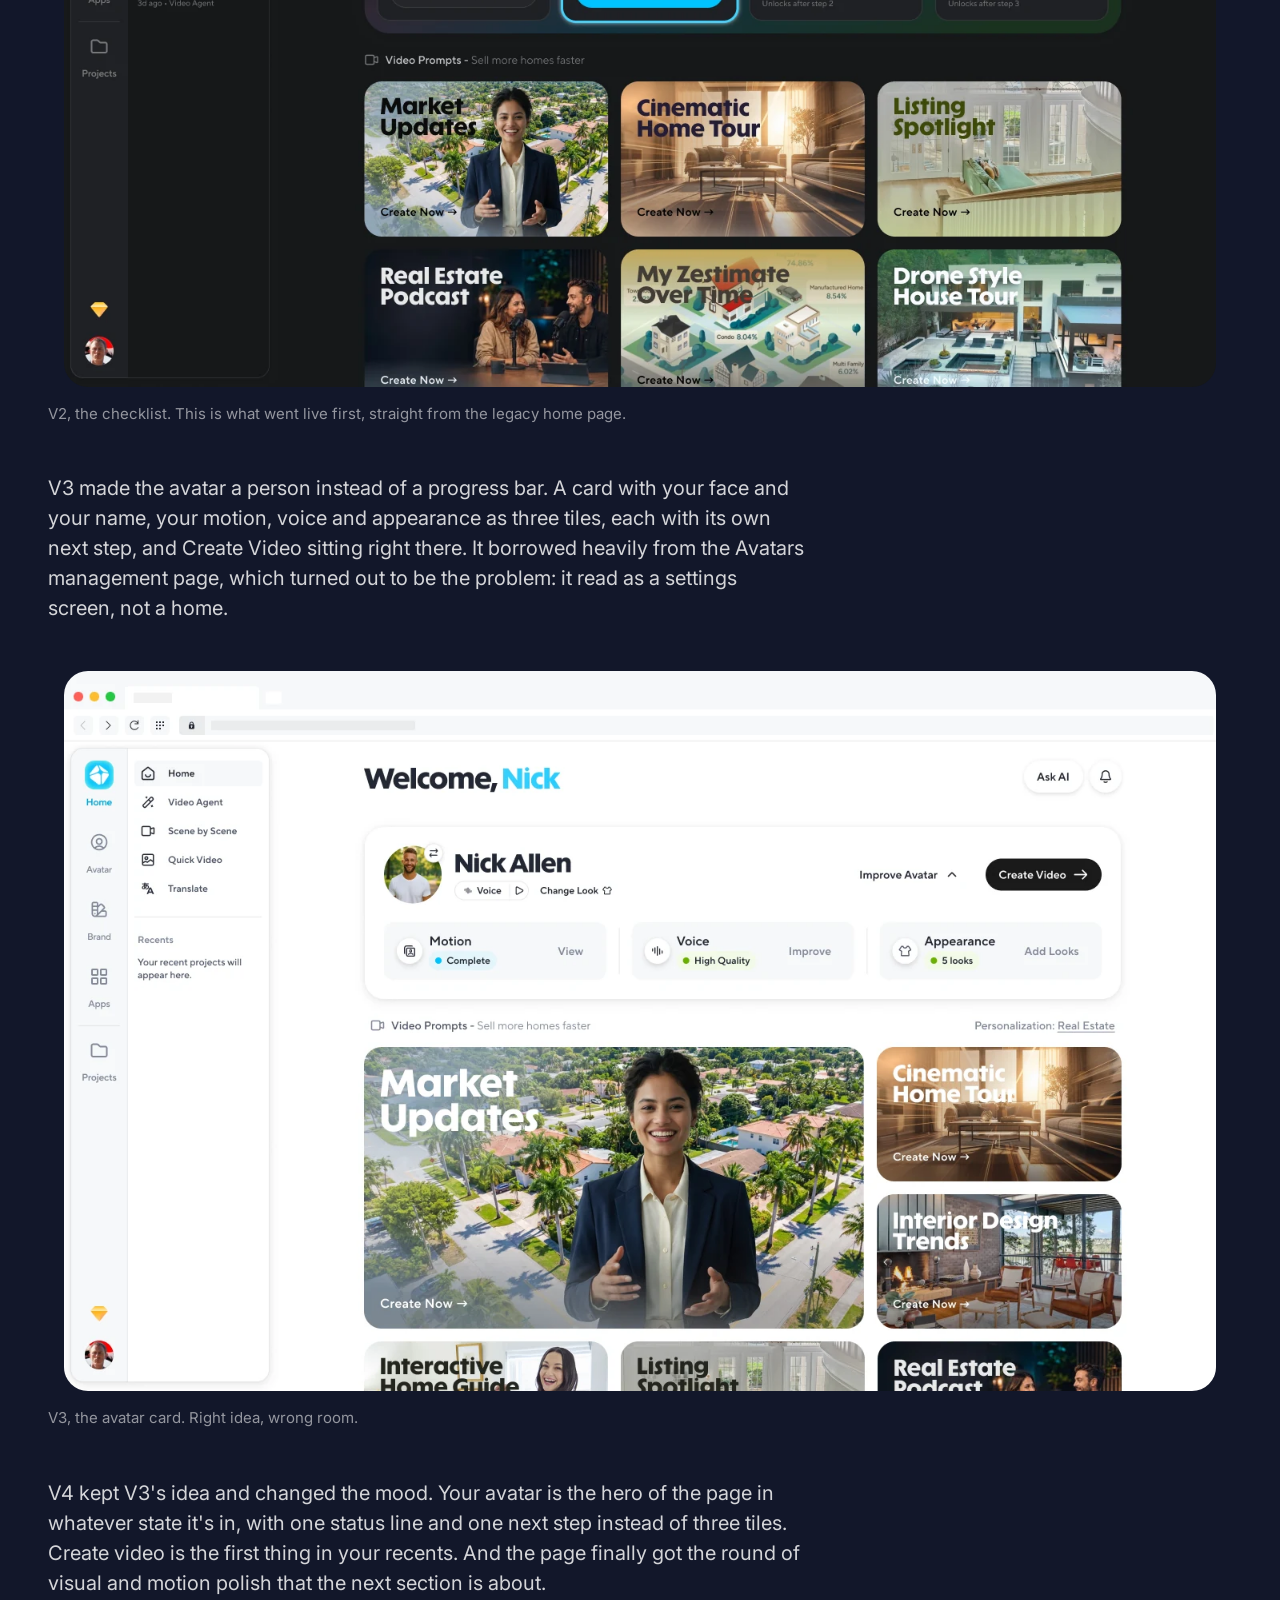
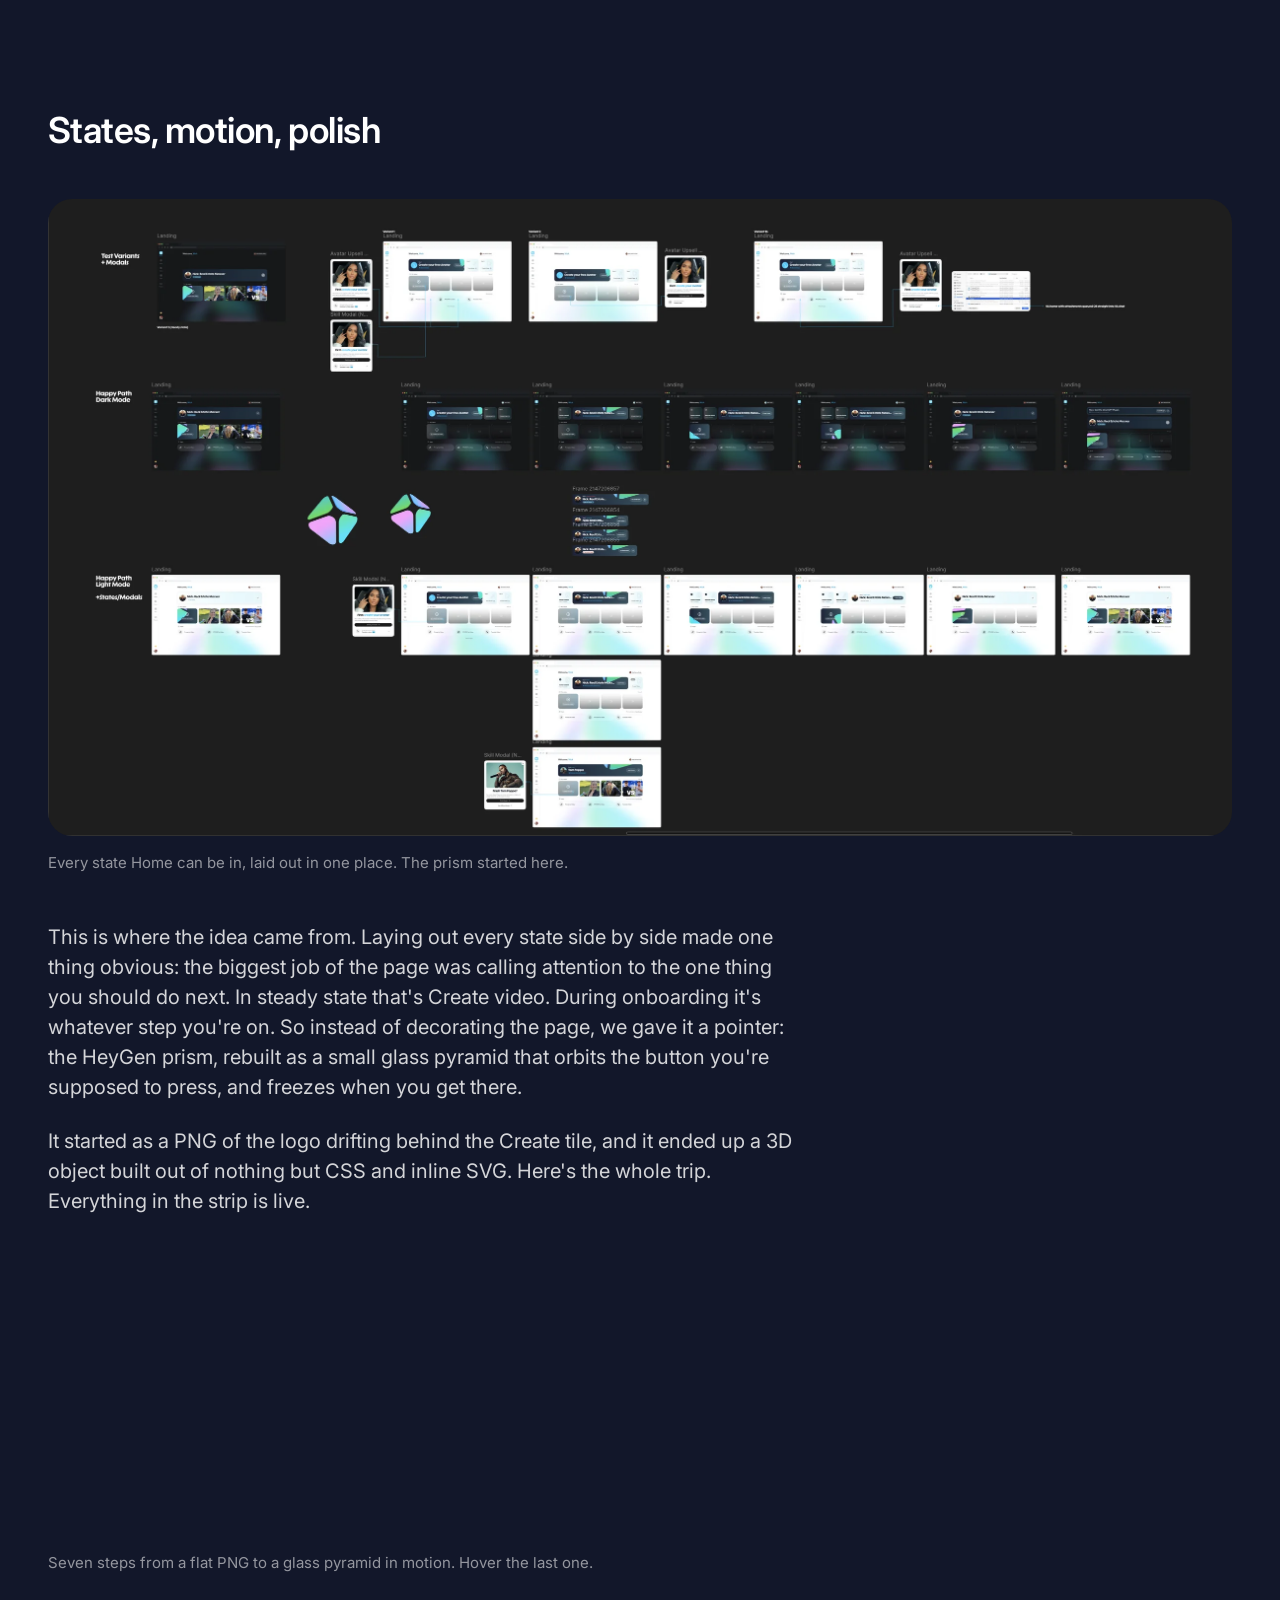
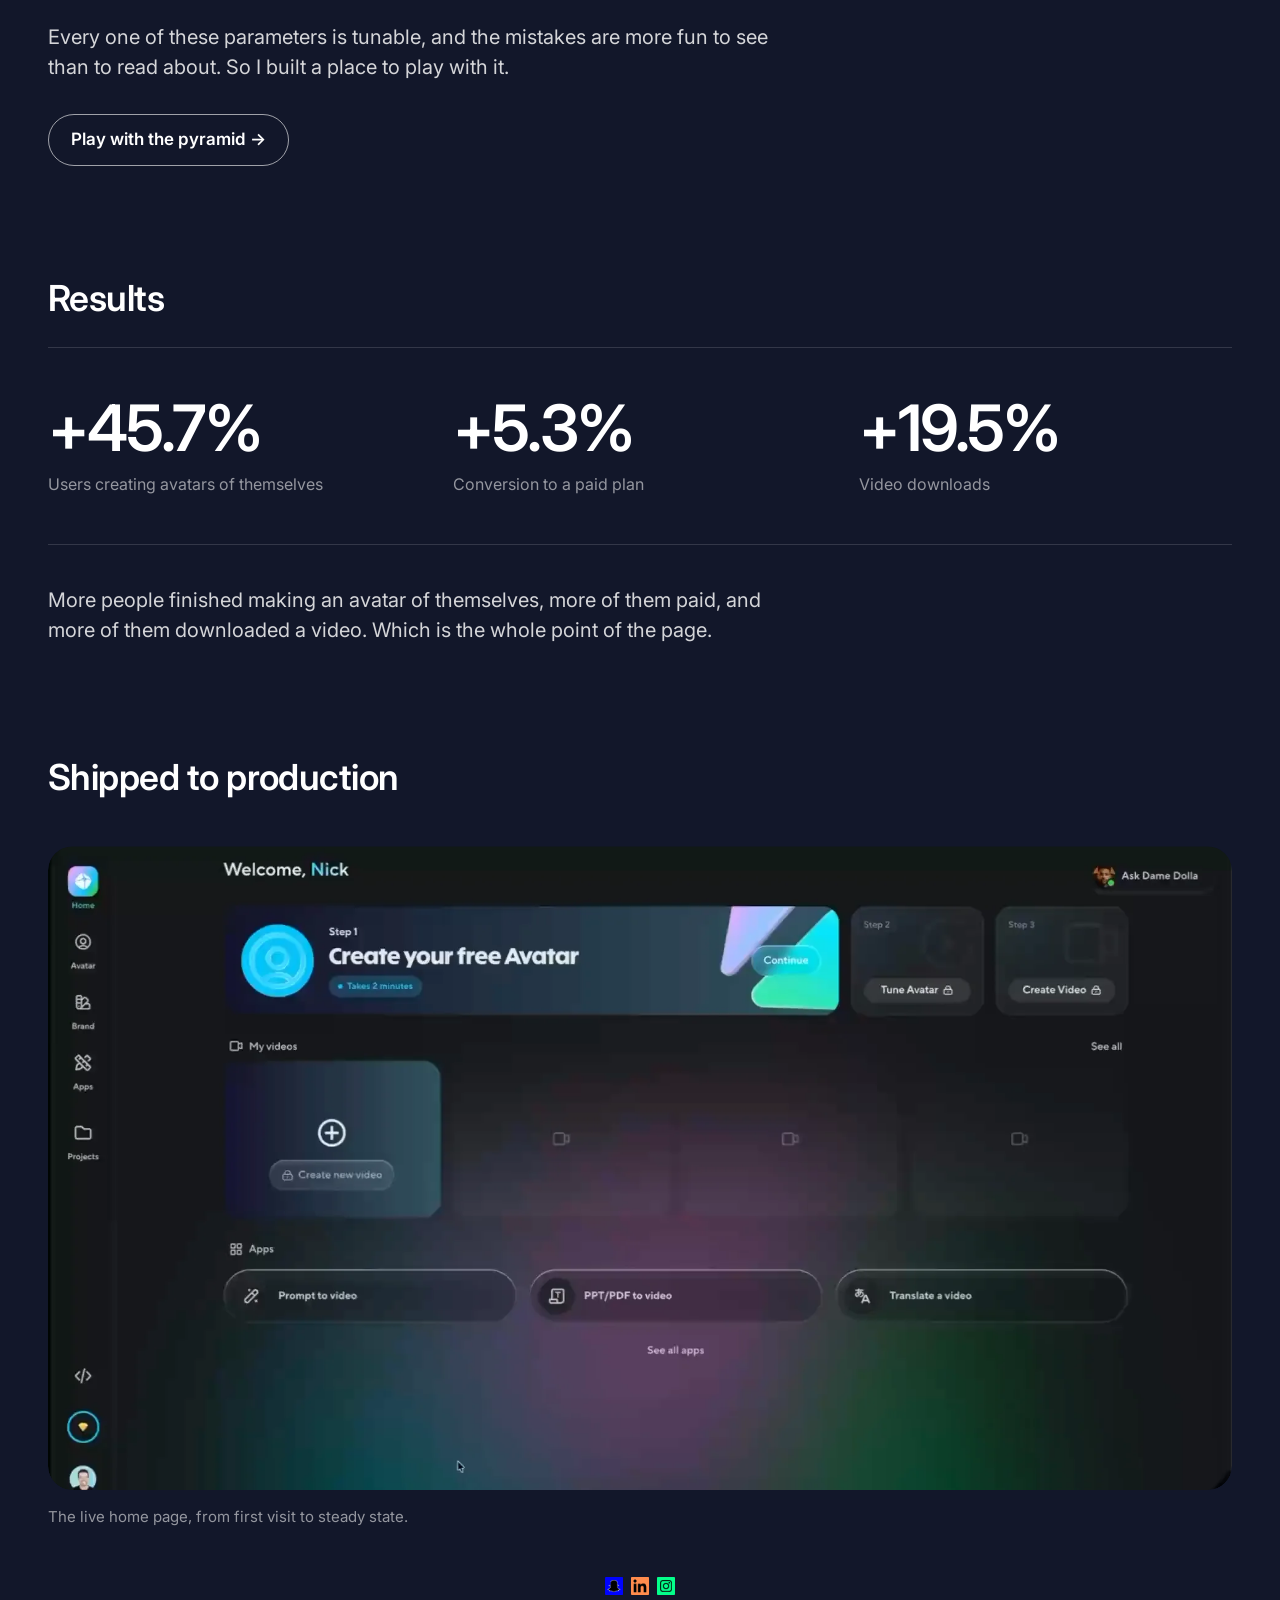
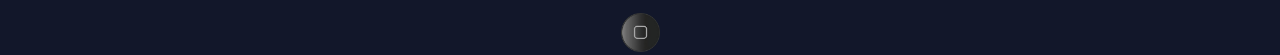
<file: heygen-home-v4.html>
<!doctype html>
<html lang="en">
<head>
  <meta charset="utf-8">
  <meta name="viewport" content="width=device-width, initial-scale=1">
  <title>HeyGen - Home V4 | Nick Allen Dot Com</title>
  <meta name="description" content="Home V4 at HeyGen: redesigning the home page around video creation and avatar completeness.">
  <link rel="icon" href="images/icon-home-hover.png">
  <link rel="preconnect" href="https://fonts.googleapis.com">
  <link rel="preconnect" href="https://fonts.gstatic.com" crossorigin>
  <link href="https://fonts.googleapis.com/css2?family=Inter:ital,wght@0,400;0,500;0,600;1,400&display=swap" rel="stylesheet">
  <link rel="stylesheet" href="styles.css">
  <link rel="stylesheet" href="pyramid.css">
</head>
<body class="dark">
<svg class="pyr-defs" width="0" height="0" aria-hidden="true" focusable="false"><defs><path id="petal" d="M42 84 L158 84 L109 30 Q100 21 91 30 Z"/><linearGradient id="pg-s" x1="0" y1="1" x2="1" y2="0"><stop stop-color="#FDA1FF"/><stop offset="1" stop-color="#97C5FF"/></linearGradient><linearGradient id="pg-s-sheen" x1="0" y1="1" x2="1" y2="0"><stop stop-color="#FDA1FF"/><stop offset=".6" stop-color="#97C5FF"/><stop offset="1" stop-color="#c1dcff"/></linearGradient><linearGradient id="pg-w" x1="0" y1="1" x2="1" y2="0"><stop stop-color="#4FDB5E"/><stop offset="1" stop-color="#00CDC2"/></linearGradient><linearGradient id="pg-w-sheen" x1="0" y1="1" x2="1" y2="0"><stop stop-color="#4FDB5E"/><stop offset=".6" stop-color="#00CDC2"/><stop offset="1" stop-color="#66e1da"/></linearGradient><linearGradient id="pg-n" x1="0" y1="1" x2="1" y2="0"><stop stop-color="#B78EFA"/><stop offset="1" stop-color="#97C5FF"/></linearGradient><linearGradient id="pg-n-sheen" x1="0" y1="1" x2="1" y2="0"><stop stop-color="#B78EFA"/><stop offset=".6" stop-color="#97C5FF"/><stop offset="1" stop-color="#c1dcff"/></linearGradient><linearGradient id="pg-e" x1="0" y1="1" x2="1" y2="0"><stop stop-color="#3CE6AC"/><stop offset="1" stop-color="#00E3FF"/></linearGradient><linearGradient id="pg-e-sheen" x1="0" y1="1" x2="1" y2="0"><stop stop-color="#3CE6AC"/><stop offset=".6" stop-color="#00E3FF"/><stop offset="1" stop-color="#66eeff"/></linearGradient><linearGradient id="pg-rim" x1="0" y1="0" x2="1" y2="1"><stop offset="0" stop-color="#fff" stop-opacity="0.7"/><stop offset="0.22" stop-color="#fff" stop-opacity="0.12"/><stop offset="0.48" stop-color="#fff" stop-opacity="0.45"/><stop offset="0.75" stop-color="#fff" stop-opacity="0.06"/><stop offset="1" stop-color="#fff" stop-opacity="0.3"/></linearGradient></defs></svg>
<main class="page wide">

  <header class="site-header">
    <a href="index.html"><span class="home-btn"><img class="rest" src="images/icon-home.png" alt=""><img class="hover" src="images/icon-home-hover.png" alt=""><img class="pressed" src="images/icon-home-pressed.png" alt=""></span>take me home, country roads</a>
  </header>

  <article class="article case">
    <p class="crumbs"><a href="heygen-projects.html">HeyGen</a> • Home V4</p>
    <h1>Home V4</h1>

    <div class="overview">
      <div>
        <h2>The problem</h2>
        <p>The home page is the most visited and most used page on HeyGen. It's where you kick off video creation, and it's also where you land after onboarding.</p>
        <p>People come out of onboarding in a lot of different states, mostly having to do with how complete their avatar is. Some people have just a photo. Some have a photo and a voice. Some have recorded their motion, but their voice doesn't sound quite right.</p>
      </div>
      <div>
        <h2>The goal</h2>
        <p>Put your avatar, in whatever state it's in, front and center until it looks, sounds and acts like you. And keep video creation just as front and center, because that's what the page is for.</p>
        <div class="facts">
          <div><b>Team</b>2 engineers, 1 designer, 1 PM</div>
          <div><b>Timeline</b>V2 to V4 in a couple of weeks</div>
          <div><b>Scope</b>Home page, onboarding banner, Create tile</div>
        </div>
      </div>
    </div>

    <figure class="cycle" aria-label="The six states of the HeyGen home page">
      <input type="radio" name="home-state" id="hs-auto" checked>
      <input type="radio" name="home-state" id="hs-1">
      <input type="radio" name="home-state" id="hs-2">
      <input type="radio" name="home-state" id="hs-3">
      <input type="radio" name="home-state" id="hs-4">
      <input type="radio" name="home-state" id="hs-5">
      <input type="radio" name="home-state" id="hs-6">
      <div class="slide" style="--i:0"><span class="tag">Step 1 · Create your avatar</span><img src="images/heygen-home-state-1.webp" alt="Home during step 1: the banner asks you to create your free avatar; steps 2 and 3 are locked, and the Create tile is latent" width="2880" height="1800" loading="eager"><label class="arrow prev" for="hs-6" aria-label="Previous state"><svg viewBox="0 0 24 24" width="20" height="20" fill="none" stroke="currentColor" stroke-width="2.2" stroke-linecap="round" stroke-linejoin="round" aria-hidden="true"><path d="M15 5l-7 7 7 7"/></svg></label><label class="arrow next" for="hs-2" aria-label="Next state"><svg viewBox="0 0 24 24" width="20" height="20" fill="none" stroke="currentColor" stroke-width="2.2" stroke-linecap="round" stroke-linejoin="round" aria-hidden="true"><path d="M9 5l7 7-7 7"/></svg></label></div>
      <div class="slide" style="--i:1"><span class="tag">Step 2 · Add motion</span><img src="images/heygen-home-state-2.webp" alt="Home during step 2: your avatar exists and the banner asks you to add motion, with the pyramid orbiting the Add Motion button" width="2880" height="1800" loading="lazy"><label class="arrow prev" for="hs-1" aria-label="Previous state"><svg viewBox="0 0 24 24" width="20" height="20" fill="none" stroke="currentColor" stroke-width="2.2" stroke-linecap="round" stroke-linejoin="round" aria-hidden="true"><path d="M15 5l-7 7 7 7"/></svg></label><label class="arrow next" for="hs-3" aria-label="Next state"><svg viewBox="0 0 24 24" width="20" height="20" fill="none" stroke="currentColor" stroke-width="2.2" stroke-linecap="round" stroke-linejoin="round" aria-hidden="true"><path d="M9 5l7 7-7 7"/></svg></label></div>
      <div class="slide" style="--i:2"><span class="tag">Step 3 · Create your first video</span><img src="images/heygen-home-state-3.webp" alt="Home during step 3: motion is done, the banner asks you to create your first video, and the Create tile unlocks with the pyramid" width="2880" height="1800" loading="lazy"><label class="arrow prev" for="hs-2" aria-label="Previous state"><svg viewBox="0 0 24 24" width="20" height="20" fill="none" stroke="currentColor" stroke-width="2.2" stroke-linecap="round" stroke-linejoin="round" aria-hidden="true"><path d="M15 5l-7 7 7 7"/></svg></label><label class="arrow next" for="hs-4" aria-label="Next state"><svg viewBox="0 0 24 24" width="20" height="20" fill="none" stroke="currentColor" stroke-width="2.2" stroke-linecap="round" stroke-linejoin="round" aria-hidden="true"><path d="M9 5l7 7-7 7"/></svg></label></div>
      <div class="slide" style="--i:3"><span class="tag">Step 3 · Meet your avatar</span><img src="images/heygen-home-state-4.webp" alt="Home during step 3 with a Meet your Avatar preview pill beside Create Video" width="2880" height="1800" loading="lazy"><label class="arrow prev" for="hs-3" aria-label="Previous state"><svg viewBox="0 0 24 24" width="20" height="20" fill="none" stroke="currentColor" stroke-width="2.2" stroke-linecap="round" stroke-linejoin="round" aria-hidden="true"><path d="M15 5l-7 7 7 7"/></svg></label><label class="arrow next" for="hs-5" aria-label="Next state"><svg viewBox="0 0 24 24" width="20" height="20" fill="none" stroke="currentColor" stroke-width="2.2" stroke-linecap="round" stroke-linejoin="round" aria-hidden="true"><path d="M9 5l7 7-7 7"/></svg></label></div>
      <div class="slide" style="--i:4"><span class="tag">Steady state</span><img src="images/heygen-home-state-5.webp" alt="Home in steady state: your avatar’s name with an Edit Avatar pill, the Create tile with the pyramid, and empty recents" width="2880" height="1800" loading="lazy"><label class="arrow prev" for="hs-4" aria-label="Previous state"><svg viewBox="0 0 24 24" width="20" height="20" fill="none" stroke="currentColor" stroke-width="2.2" stroke-linecap="round" stroke-linejoin="round" aria-hidden="true"><path d="M15 5l-7 7 7 7"/></svg></label><label class="arrow next" for="hs-6" aria-label="Next state"><svg viewBox="0 0 24 24" width="20" height="20" fill="none" stroke="currentColor" stroke-width="2.2" stroke-linecap="round" stroke-linejoin="round" aria-hidden="true"><path d="M9 5l7 7-7 7"/></svg></label></div>
      <div class="slide" style="--i:5"><span class="tag">Steady state · With videos</span><img src="images/heygen-home-state-6.webp" alt="Home in steady state with three recent videos beside the Create tile" width="2880" height="1800" loading="lazy"><label class="arrow prev" for="hs-5" aria-label="Previous state"><svg viewBox="0 0 24 24" width="20" height="20" fill="none" stroke="currentColor" stroke-width="2.2" stroke-linecap="round" stroke-linejoin="round" aria-hidden="true"><path d="M15 5l-7 7 7 7"/></svg></label><label class="arrow next" for="hs-1" aria-label="Next state"><svg viewBox="0 0 24 24" width="20" height="20" fill="none" stroke="currentColor" stroke-width="2.2" stroke-linecap="round" stroke-linejoin="round" aria-hidden="true"><path d="M9 5l7 7-7 7"/></svg></label></div>
      <div class="dots"><label for="hs-1" style="--i:0" aria-label="State 1"></label><label for="hs-2" style="--i:1" aria-label="State 2"></label><label for="hs-3" style="--i:2" aria-label="State 3"></label><label for="hs-4" style="--i:3" aria-label="State 4"></label><label for="hs-5" style="--i:4" aria-label="State 5"></label><label for="hs-6" style="--i:5" aria-label="State 6"></label></div>
      <label class="resume" for="hs-auto">Resume</label>
    </figure>
    <p class="cap">Home has six states, one for each step of getting your avatar to look, sound and act like you. Hover for arrows.</p>

    <section id="iterations">
      <h2>Iterations</h2>
      <div class="text">
        <p>The first design never shipped, and it's here because it shows what we walked away from. It was a prompt box. "What do you want to create?", a text field with your avatar as a chip inside it, and a grid of video workflows underneath. That's a perfectly good front door for a tool. It just assumes you already have the thing that makes HeyGen HeyGen: an avatar that looks and sounds like you. Most new users didn't.</p>
      </div>
      <figure class="framed"><img src="images/heygen-home-v1.webp" alt="Home V1: a large prompt box under the heading What do you want to create?, with workflow tabs and cards below" width="1440" height="916"></figure>
      <p class="cap">V1, prompt-first. Never shipped.</p>
      <div class="text">
        <p>So the page flipped around the avatar. V2 put a four-step checklist across the top: create your digital twin, polish your voice, make a look, make your first video. The current step is lit up, the later ones are locked. It made the steps impossible to miss. It also looked like a setup wizard, and it treated your avatar as homework.</p>
      </div>
      <figure class="framed"><img src="images/heygen-home-v2.webp" alt="Home V2: a four-step account setup checklist with step two highlighted, above a grid of video prompt cards" width="1440" height="900"></figure>
      <p class="cap">V2, the checklist. This is what went live first, straight from the legacy home page.</p>
      <div class="text">
        <p>V3 made the avatar a person instead of a progress bar. A card with your face and your name, your motion, voice and appearance as three tiles, each with its own next step, and Create Video sitting right there. It borrowed heavily from the Avatars management page, which turned out to be the problem: it read as a settings screen, not a home.</p>
      </div>
      <figure class="framed"><img src="images/heygen-home-v3.webp" alt="Home V3: an avatar card with name, photo and Create Video button, with Motion, Voice and Appearance status tiles beneath it" width="1440" height="900"></figure>
      <p class="cap">V3, the avatar card. Right idea, wrong room.</p>
      <div class="text">
        <p>V4 kept V3's idea and changed the mood. Your avatar is the hero of the page in whatever state it's in, with one status line and one next step instead of three tiles. Create video is the first thing in your recents. And the page finally got the round of visual and motion polish that the next section is about.</p>
      </div>
    </section>

    <section id="motion">
      <h2>States, motion, polish</h2>
      <figure class="framed"><img src="images/heygen-home-states-canvas.webp" alt="A Figma canvas with every state of the home page laid out in rows: test variants and modals, the happy path in dark mode, the happy path in light mode, and two prism marks sitting between them" width="2400" height="1291"></figure>
      <p class="cap">Every state Home can be in, laid out in one place. The prism started here.</p>
      <div class="text">
        <p>This is where the idea came from. Laying out every state side by side made one thing obvious: the biggest job of the page was calling attention to the one thing you should do next. In steady state that's Create video. During onboarding it's whatever step you're on. So instead of decorating the page, we gave it a pointer: the HeyGen prism, rebuilt as a small glass pyramid that orbits the button you're supposed to press, and freezes when you get there.</p>
        <p>It started as a PNG of the logo drifting behind the Create tile, and it ended up a 3D object built out of nothing but CSS and inline SVG. Here's the whole trip. Everything in the strip is live.</p>
      </div>
      <figure class="framed live" data-fig="evolution"><div class="strip"><div class="step"><div class="cell"><div class="pyr still" style="--size:64%;--spin-t:60s;--rx:50%;--ry:38%;--lap:48s;--tilt-lo:38deg;--tilt-hi:46deg;--sway-t:18s"><div class="pyr-y"><img class="flat" src="images/heygen-prism.png" alt="" width="600" height="600"></div></div></div><b>The logo</b><span>The HeyGen mark: a PNG, drawn at one forced perspective.</span></div><div class="step"><div class="cell"><div class="pyr still" style="--size:72%;--fold:0deg;--tilt:0deg;--tilt-lo:0deg;--tilt-hi:0deg;--sway-t:18s;--spin-t:50s;--rx:50%;--ry:38%;--lap:48s"><div class="pyr-y"><div class="pyr-scene"><div class="pyr-tilt"><div class="pyr-spin" style="animation:none;transform:rotateZ(45deg)"><div class="wing wing-s"><div class="face"><svg viewBox="0 0 200 100"><use href="#petal" fill="url(#pg-s)" stroke="url(#pg-s)" stroke-width="18" stroke-linejoin="round"/></svg></div></div><div class="wing wing-w"><div class="face"><svg viewBox="0 0 200 100"><use href="#petal" fill="url(#pg-w)" stroke="url(#pg-w)" stroke-width="18" stroke-linejoin="round"/></svg></div></div><div class="wing wing-n"><div class="face"><svg viewBox="0 0 200 100"><use href="#petal" fill="url(#pg-n)" stroke="url(#pg-n)" stroke-width="18" stroke-linejoin="round"/></svg></div></div><div class="wing wing-e"><div class="face"><svg viewBox="0 0 200 100"><use href="#petal" fill="url(#pg-e)" stroke="url(#pg-e)" stroke-width="18" stroke-linejoin="round"/></svg></div></div></div></div></div></div></div></div><b>Even petals</b><span>Redrawn flat as one petal, four times. No baked-in angle.</span></div><div class="step"><div class="cell"><div class="pyr still" style="--size:72%;--fold:0deg;--tilt:32deg;--tilt-lo:18deg;--tilt-hi:46deg;--sway-t:5s;--spin-t:50s;--rx:50%;--ry:38%;--lap:48s"><div class="pyr-y"><div class="pyr-scene"><div class="pyr-tilt sway"><div class="pyr-spin" style="animation:none;transform:rotateZ(45deg)"><div class="wing wing-s"><div class="face"><svg viewBox="0 0 200 100"><use href="#petal" fill="url(#pg-s)" stroke="url(#pg-s)" stroke-width="18" stroke-linejoin="round"/></svg></div></div><div class="wing wing-w"><div class="face"><svg viewBox="0 0 200 100"><use href="#petal" fill="url(#pg-w)" stroke="url(#pg-w)" stroke-width="18" stroke-linejoin="round"/></svg></div></div><div class="wing wing-n"><div class="face"><svg viewBox="0 0 200 100"><use href="#petal" fill="url(#pg-n)" stroke="url(#pg-n)" stroke-width="18" stroke-linejoin="round"/></svg></div></div><div class="wing wing-e"><div class="face"><svg viewBox="0 0 200 100"><use href="#petal" fill="url(#pg-e)" stroke="url(#pg-e)" stroke-width="18" stroke-linejoin="round"/></svg></div></div></div></div></div></div></div></div><b>Into 3D + motion</b><span>The flat mark placed in perspective space and set rocking. Still a single layer.</span></div><div class="step"><div class="cell"><div class="pyr still" style="--size:72%;--fold:32deg;--tilt:42deg;--tilt-lo:38deg;--tilt-hi:46deg;--sway-t:18s;--spin-t:40s;--rx:50%;--ry:38%;--lap:48s"><div class="pyr-y"><div class="pyr-scene"><div class="pyr-tilt sway"><div class="pyr-spin"><div class="wing wing-s"><div class="face"><svg viewBox="0 0 200 100"><use href="#petal" fill="url(#pg-s)" stroke="url(#pg-s)" stroke-width="18" stroke-linejoin="round"/></svg></div></div><div class="wing wing-w"><div class="face"><svg viewBox="0 0 200 100"><use href="#petal" fill="url(#pg-w)" stroke="url(#pg-w)" stroke-width="18" stroke-linejoin="round"/></svg></div></div><div class="wing wing-n"><div class="face"><svg viewBox="0 0 200 100"><use href="#petal" fill="url(#pg-n)" stroke="url(#pg-n)" stroke-width="18" stroke-linejoin="round"/></svg></div></div><div class="wing wing-e"><div class="face"><svg viewBox="0 0 200 100"><use href="#petal" fill="url(#pg-e)" stroke="url(#pg-e)" stroke-width="18" stroke-linejoin="round"/></svg></div></div></div></div></div></div></div></div><b>Folded</b><span>Each petal tilts up on its base edge until it reads as a pyramid.</span></div><div class="step"><div class="cell"><div class="pyr still" style="--size:72%;--fold:32deg;--tilt:50deg;--tilt-lo:50deg;--tilt-hi:50deg;--sway-t:18s;--spin-t:40s;--rx:50%;--ry:38%;--lap:48s"><div class="pyr-y"><div class="pyr-scene"><div class="pyr-tilt"><div class="pyr-spin"><div class="wing wing-s"><div class="face"><svg viewBox="0 0 200 100" style="transform:translateZ(-26.00px)"><use href="#petal" fill="url(#pg-s)" stroke="url(#pg-s)" stroke-width="18" stroke-linejoin="round"/><use href="#petal" fill="#000" stroke="#000" stroke-width="18" stroke-linejoin="round" opacity="0.30"/></svg><svg viewBox="0 0 200 100" style="transform:translateZ(-21.67px)"><use href="#petal" fill="url(#pg-s)" stroke="url(#pg-s)" stroke-width="18" stroke-linejoin="round"/><use href="#petal" fill="#000" stroke="#000" stroke-width="18" stroke-linejoin="round" opacity="0.25"/></svg><svg viewBox="0 0 200 100" style="transform:translateZ(-17.33px)"><use href="#petal" fill="url(#pg-s)" stroke="url(#pg-s)" stroke-width="18" stroke-linejoin="round"/><use href="#petal" fill="#000" stroke="#000" stroke-width="18" stroke-linejoin="round" opacity="0.20"/></svg><svg viewBox="0 0 200 100" style="transform:translateZ(-13.00px)"><use href="#petal" fill="url(#pg-s)" stroke="url(#pg-s)" stroke-width="18" stroke-linejoin="round"/><use href="#petal" fill="#000" stroke="#000" stroke-width="18" stroke-linejoin="round" opacity="0.15"/></svg><svg viewBox="0 0 200 100" style="transform:translateZ(-8.67px)"><use href="#petal" fill="url(#pg-s)" stroke="url(#pg-s)" stroke-width="18" stroke-linejoin="round"/><use href="#petal" fill="#000" stroke="#000" stroke-width="18" stroke-linejoin="round" opacity="0.10"/></svg><svg viewBox="0 0 200 100" style="transform:translateZ(-4.33px)"><use href="#petal" fill="url(#pg-s)" stroke="url(#pg-s)" stroke-width="18" stroke-linejoin="round"/><use href="#petal" fill="#000" stroke="#000" stroke-width="18" stroke-linejoin="round" opacity="0.05"/></svg><svg viewBox="0 0 200 100"><use href="#petal" fill="url(#pg-s)" stroke="url(#pg-s)" stroke-width="18" stroke-linejoin="round"/></svg></div></div><div class="wing wing-w"><div class="face"><svg viewBox="0 0 200 100" style="transform:translateZ(-26.00px)"><use href="#petal" fill="url(#pg-w)" stroke="url(#pg-w)" stroke-width="18" stroke-linejoin="round"/><use href="#petal" fill="#000" stroke="#000" stroke-width="18" stroke-linejoin="round" opacity="0.30"/></svg><svg viewBox="0 0 200 100" style="transform:translateZ(-21.67px)"><use href="#petal" fill="url(#pg-w)" stroke="url(#pg-w)" stroke-width="18" stroke-linejoin="round"/><use href="#petal" fill="#000" stroke="#000" stroke-width="18" stroke-linejoin="round" opacity="0.25"/></svg><svg viewBox="0 0 200 100" style="transform:translateZ(-17.33px)"><use href="#petal" fill="url(#pg-w)" stroke="url(#pg-w)" stroke-width="18" stroke-linejoin="round"/><use href="#petal" fill="#000" stroke="#000" stroke-width="18" stroke-linejoin="round" opacity="0.20"/></svg><svg viewBox="0 0 200 100" style="transform:translateZ(-13.00px)"><use href="#petal" fill="url(#pg-w)" stroke="url(#pg-w)" stroke-width="18" stroke-linejoin="round"/><use href="#petal" fill="#000" stroke="#000" stroke-width="18" stroke-linejoin="round" opacity="0.15"/></svg><svg viewBox="0 0 200 100" style="transform:translateZ(-8.67px)"><use href="#petal" fill="url(#pg-w)" stroke="url(#pg-w)" stroke-width="18" stroke-linejoin="round"/><use href="#petal" fill="#000" stroke="#000" stroke-width="18" stroke-linejoin="round" opacity="0.10"/></svg><svg viewBox="0 0 200 100" style="transform:translateZ(-4.33px)"><use href="#petal" fill="url(#pg-w)" stroke="url(#pg-w)" stroke-width="18" stroke-linejoin="round"/><use href="#petal" fill="#000" stroke="#000" stroke-width="18" stroke-linejoin="round" opacity="0.05"/></svg><svg viewBox="0 0 200 100"><use href="#petal" fill="url(#pg-w)" stroke="url(#pg-w)" stroke-width="18" stroke-linejoin="round"/></svg></div></div><div class="wing wing-n"><div class="face"><svg viewBox="0 0 200 100" style="transform:translateZ(-26.00px)"><use href="#petal" fill="url(#pg-n)" stroke="url(#pg-n)" stroke-width="18" stroke-linejoin="round"/><use href="#petal" fill="#000" stroke="#000" stroke-width="18" stroke-linejoin="round" opacity="0.30"/></svg><svg viewBox="0 0 200 100" style="transform:translateZ(-21.67px)"><use href="#petal" fill="url(#pg-n)" stroke="url(#pg-n)" stroke-width="18" stroke-linejoin="round"/><use href="#petal" fill="#000" stroke="#000" stroke-width="18" stroke-linejoin="round" opacity="0.25"/></svg><svg viewBox="0 0 200 100" style="transform:translateZ(-17.33px)"><use href="#petal" fill="url(#pg-n)" stroke="url(#pg-n)" stroke-width="18" stroke-linejoin="round"/><use href="#petal" fill="#000" stroke="#000" stroke-width="18" stroke-linejoin="round" opacity="0.20"/></svg><svg viewBox="0 0 200 100" style="transform:translateZ(-13.00px)"><use href="#petal" fill="url(#pg-n)" stroke="url(#pg-n)" stroke-width="18" stroke-linejoin="round"/><use href="#petal" fill="#000" stroke="#000" stroke-width="18" stroke-linejoin="round" opacity="0.15"/></svg><svg viewBox="0 0 200 100" style="transform:translateZ(-8.67px)"><use href="#petal" fill="url(#pg-n)" stroke="url(#pg-n)" stroke-width="18" stroke-linejoin="round"/><use href="#petal" fill="#000" stroke="#000" stroke-width="18" stroke-linejoin="round" opacity="0.10"/></svg><svg viewBox="0 0 200 100" style="transform:translateZ(-4.33px)"><use href="#petal" fill="url(#pg-n)" stroke="url(#pg-n)" stroke-width="18" stroke-linejoin="round"/><use href="#petal" fill="#000" stroke="#000" stroke-width="18" stroke-linejoin="round" opacity="0.05"/></svg><svg viewBox="0 0 200 100"><use href="#petal" fill="url(#pg-n)" stroke="url(#pg-n)" stroke-width="18" stroke-linejoin="round"/></svg></div></div><div class="wing wing-e"><div class="face"><svg viewBox="0 0 200 100" style="transform:translateZ(-26.00px)"><use href="#petal" fill="url(#pg-e)" stroke="url(#pg-e)" stroke-width="18" stroke-linejoin="round"/><use href="#petal" fill="#000" stroke="#000" stroke-width="18" stroke-linejoin="round" opacity="0.30"/></svg><svg viewBox="0 0 200 100" style="transform:translateZ(-21.67px)"><use href="#petal" fill="url(#pg-e)" stroke="url(#pg-e)" stroke-width="18" stroke-linejoin="round"/><use href="#petal" fill="#000" stroke="#000" stroke-width="18" stroke-linejoin="round" opacity="0.25"/></svg><svg viewBox="0 0 200 100" style="transform:translateZ(-17.33px)"><use href="#petal" fill="url(#pg-e)" stroke="url(#pg-e)" stroke-width="18" stroke-linejoin="round"/><use href="#petal" fill="#000" stroke="#000" stroke-width="18" stroke-linejoin="round" opacity="0.20"/></svg><svg viewBox="0 0 200 100" style="transform:translateZ(-13.00px)"><use href="#petal" fill="url(#pg-e)" stroke="url(#pg-e)" stroke-width="18" stroke-linejoin="round"/><use href="#petal" fill="#000" stroke="#000" stroke-width="18" stroke-linejoin="round" opacity="0.15"/></svg><svg viewBox="0 0 200 100" style="transform:translateZ(-8.67px)"><use href="#petal" fill="url(#pg-e)" stroke="url(#pg-e)" stroke-width="18" stroke-linejoin="round"/><use href="#petal" fill="#000" stroke="#000" stroke-width="18" stroke-linejoin="round" opacity="0.10"/></svg><svg viewBox="0 0 200 100" style="transform:translateZ(-4.33px)"><use href="#petal" fill="url(#pg-e)" stroke="url(#pg-e)" stroke-width="18" stroke-linejoin="round"/><use href="#petal" fill="#000" stroke="#000" stroke-width="18" stroke-linejoin="round" opacity="0.05"/></svg><svg viewBox="0 0 200 100"><use href="#petal" fill="url(#pg-e)" stroke="url(#pg-e)" stroke-width="18" stroke-linejoin="round"/></svg></div></div></div></div></div></div></div></div><b>Depth</b><span>Seven stacked sheets stand in for a solid slab. Fanned apart here so you can count them.</span></div><div class="step"><div class="cell"><div class="pyr still" style="--size:72%;--fold:32deg;--tilt:42deg;--tilt-lo:38deg;--tilt-hi:46deg;--sway-t:18s;--spin-t:40s;--rx:50%;--ry:38%;--lap:48s"><div class="pyr-y"><div class="pyr-scene"><div class="pyr-tilt sway"><div class="pyr-spin"><div class="wing wing-s"><div class="face"><svg viewBox="0 0 200 100" style="transform:translateZ(-7.00px)"><use href="#petal" fill="url(#pg-s)" stroke="url(#pg-s)" stroke-width="18" stroke-linejoin="round"/><use href="#petal" fill="#000" stroke="#000" stroke-width="18" stroke-linejoin="round" opacity="0.30"/></svg><svg viewBox="0 0 200 100" style="transform:translateZ(-5.83px)"><use href="#petal" fill="url(#pg-s)" stroke="url(#pg-s)" stroke-width="18" stroke-linejoin="round"/><use href="#petal" fill="#000" stroke="#000" stroke-width="18" stroke-linejoin="round" opacity="0.25"/></svg><svg viewBox="0 0 200 100" style="transform:translateZ(-4.67px)"><use href="#petal" fill="url(#pg-s)" stroke="url(#pg-s)" stroke-width="18" stroke-linejoin="round"/><use href="#petal" fill="#000" stroke="#000" stroke-width="18" stroke-linejoin="round" opacity="0.20"/></svg><svg viewBox="0 0 200 100" style="transform:translateZ(-3.50px)"><use href="#petal" fill="url(#pg-s)" stroke="url(#pg-s)" stroke-width="18" stroke-linejoin="round"/><use href="#petal" fill="#000" stroke="#000" stroke-width="18" stroke-linejoin="round" opacity="0.15"/></svg><svg viewBox="0 0 200 100" style="transform:translateZ(-2.33px)"><use href="#petal" fill="url(#pg-s)" stroke="url(#pg-s)" stroke-width="18" stroke-linejoin="round"/><use href="#petal" fill="#000" stroke="#000" stroke-width="18" stroke-linejoin="round" opacity="0.10"/></svg><svg viewBox="0 0 200 100" style="transform:translateZ(-1.17px)"><use href="#petal" fill="url(#pg-s)" stroke="url(#pg-s)" stroke-width="18" stroke-linejoin="round"/><use href="#petal" fill="#000" stroke="#000" stroke-width="18" stroke-linejoin="round" opacity="0.05"/></svg><svg viewBox="0 0 200 100"><use href="#petal" fill="url(#pg-s-sheen)" stroke="url(#pg-rim)" stroke-width="18" stroke-linejoin="round"/><use href="#petal" fill="url(#pg-s-sheen)" stroke="url(#pg-s-sheen)" stroke-width="15" stroke-linejoin="round"/></svg></div></div><div class="wing wing-w"><div class="face"><svg viewBox="0 0 200 100" style="transform:translateZ(-7.00px)"><use href="#petal" fill="url(#pg-w)" stroke="url(#pg-w)" stroke-width="18" stroke-linejoin="round"/><use href="#petal" fill="#000" stroke="#000" stroke-width="18" stroke-linejoin="round" opacity="0.30"/></svg><svg viewBox="0 0 200 100" style="transform:translateZ(-5.83px)"><use href="#petal" fill="url(#pg-w)" stroke="url(#pg-w)" stroke-width="18" stroke-linejoin="round"/><use href="#petal" fill="#000" stroke="#000" stroke-width="18" stroke-linejoin="round" opacity="0.25"/></svg><svg viewBox="0 0 200 100" style="transform:translateZ(-4.67px)"><use href="#petal" fill="url(#pg-w)" stroke="url(#pg-w)" stroke-width="18" stroke-linejoin="round"/><use href="#petal" fill="#000" stroke="#000" stroke-width="18" stroke-linejoin="round" opacity="0.20"/></svg><svg viewBox="0 0 200 100" style="transform:translateZ(-3.50px)"><use href="#petal" fill="url(#pg-w)" stroke="url(#pg-w)" stroke-width="18" stroke-linejoin="round"/><use href="#petal" fill="#000" stroke="#000" stroke-width="18" stroke-linejoin="round" opacity="0.15"/></svg><svg viewBox="0 0 200 100" style="transform:translateZ(-2.33px)"><use href="#petal" fill="url(#pg-w)" stroke="url(#pg-w)" stroke-width="18" stroke-linejoin="round"/><use href="#petal" fill="#000" stroke="#000" stroke-width="18" stroke-linejoin="round" opacity="0.10"/></svg><svg viewBox="0 0 200 100" style="transform:translateZ(-1.17px)"><use href="#petal" fill="url(#pg-w)" stroke="url(#pg-w)" stroke-width="18" stroke-linejoin="round"/><use href="#petal" fill="#000" stroke="#000" stroke-width="18" stroke-linejoin="round" opacity="0.05"/></svg><svg viewBox="0 0 200 100"><use href="#petal" fill="url(#pg-w-sheen)" stroke="url(#pg-rim)" stroke-width="18" stroke-linejoin="round"/><use href="#petal" fill="url(#pg-w-sheen)" stroke="url(#pg-w-sheen)" stroke-width="15" stroke-linejoin="round"/></svg></div></div><div class="wing wing-n"><div class="face"><svg viewBox="0 0 200 100" style="transform:translateZ(-7.00px)"><use href="#petal" fill="url(#pg-n)" stroke="url(#pg-n)" stroke-width="18" stroke-linejoin="round"/><use href="#petal" fill="#000" stroke="#000" stroke-width="18" stroke-linejoin="round" opacity="0.30"/></svg><svg viewBox="0 0 200 100" style="transform:translateZ(-5.83px)"><use href="#petal" fill="url(#pg-n)" stroke="url(#pg-n)" stroke-width="18" stroke-linejoin="round"/><use href="#petal" fill="#000" stroke="#000" stroke-width="18" stroke-linejoin="round" opacity="0.25"/></svg><svg viewBox="0 0 200 100" style="transform:translateZ(-4.67px)"><use href="#petal" fill="url(#pg-n)" stroke="url(#pg-n)" stroke-width="18" stroke-linejoin="round"/><use href="#petal" fill="#000" stroke="#000" stroke-width="18" stroke-linejoin="round" opacity="0.20"/></svg><svg viewBox="0 0 200 100" style="transform:translateZ(-3.50px)"><use href="#petal" fill="url(#pg-n)" stroke="url(#pg-n)" stroke-width="18" stroke-linejoin="round"/><use href="#petal" fill="#000" stroke="#000" stroke-width="18" stroke-linejoin="round" opacity="0.15"/></svg><svg viewBox="0 0 200 100" style="transform:translateZ(-2.33px)"><use href="#petal" fill="url(#pg-n)" stroke="url(#pg-n)" stroke-width="18" stroke-linejoin="round"/><use href="#petal" fill="#000" stroke="#000" stroke-width="18" stroke-linejoin="round" opacity="0.10"/></svg><svg viewBox="0 0 200 100" style="transform:translateZ(-1.17px)"><use href="#petal" fill="url(#pg-n)" stroke="url(#pg-n)" stroke-width="18" stroke-linejoin="round"/><use href="#petal" fill="#000" stroke="#000" stroke-width="18" stroke-linejoin="round" opacity="0.05"/></svg><svg viewBox="0 0 200 100"><use href="#petal" fill="url(#pg-n-sheen)" stroke="url(#pg-rim)" stroke-width="18" stroke-linejoin="round"/><use href="#petal" fill="url(#pg-n-sheen)" stroke="url(#pg-n-sheen)" stroke-width="15" stroke-linejoin="round"/></svg></div></div><div class="wing wing-e"><div class="face"><svg viewBox="0 0 200 100" style="transform:translateZ(-7.00px)"><use href="#petal" fill="url(#pg-e)" stroke="url(#pg-e)" stroke-width="18" stroke-linejoin="round"/><use href="#petal" fill="#000" stroke="#000" stroke-width="18" stroke-linejoin="round" opacity="0.30"/></svg><svg viewBox="0 0 200 100" style="transform:translateZ(-5.83px)"><use href="#petal" fill="url(#pg-e)" stroke="url(#pg-e)" stroke-width="18" stroke-linejoin="round"/><use href="#petal" fill="#000" stroke="#000" stroke-width="18" stroke-linejoin="round" opacity="0.25"/></svg><svg viewBox="0 0 200 100" style="transform:translateZ(-4.67px)"><use href="#petal" fill="url(#pg-e)" stroke="url(#pg-e)" stroke-width="18" stroke-linejoin="round"/><use href="#petal" fill="#000" stroke="#000" stroke-width="18" stroke-linejoin="round" opacity="0.20"/></svg><svg viewBox="0 0 200 100" style="transform:translateZ(-3.50px)"><use href="#petal" fill="url(#pg-e)" stroke="url(#pg-e)" stroke-width="18" stroke-linejoin="round"/><use href="#petal" fill="#000" stroke="#000" stroke-width="18" stroke-linejoin="round" opacity="0.15"/></svg><svg viewBox="0 0 200 100" style="transform:translateZ(-2.33px)"><use href="#petal" fill="url(#pg-e)" stroke="url(#pg-e)" stroke-width="18" stroke-linejoin="round"/><use href="#petal" fill="#000" stroke="#000" stroke-width="18" stroke-linejoin="round" opacity="0.10"/></svg><svg viewBox="0 0 200 100" style="transform:translateZ(-1.17px)"><use href="#petal" fill="url(#pg-e)" stroke="url(#pg-e)" stroke-width="18" stroke-linejoin="round"/><use href="#petal" fill="#000" stroke="#000" stroke-width="18" stroke-linejoin="round" opacity="0.05"/></svg><svg viewBox="0 0 200 100"><use href="#petal" fill="url(#pg-e-sheen)" stroke="url(#pg-rim)" stroke-width="18" stroke-linejoin="round"/><use href="#petal" fill="url(#pg-e-sheen)" stroke="url(#pg-e-sheen)" stroke-width="15" stroke-linejoin="round"/></svg></div></div></div></div></div></div></div></div><b>Light &amp; glass</b><span>A baked-in sheen and a patchy rim of light, so the edge catches as it turns.</span></div><div class="step frost"><div class="cell"><div class="pyr ellipse" style="--size:60%;--fold:32deg;--tilt:42deg;--tilt-lo:38deg;--tilt-hi:46deg;--sway-t:18s;--spin-t:40s;--rx:22%;--ry:14%;--lap:16s"><div class="pyr-y"><div class="pyr-scene"><div class="pyr-tilt sway"><div class="pyr-spin"><div class="wing wing-s"><div class="face"><svg viewBox="0 0 200 100" style="transform:translateZ(-7.00px)"><use href="#petal" fill="url(#pg-s)" stroke="url(#pg-s)" stroke-width="18" stroke-linejoin="round"/><use href="#petal" fill="#000" stroke="#000" stroke-width="18" stroke-linejoin="round" opacity="0.30"/></svg><svg viewBox="0 0 200 100" style="transform:translateZ(-5.83px)"><use href="#petal" fill="url(#pg-s)" stroke="url(#pg-s)" stroke-width="18" stroke-linejoin="round"/><use href="#petal" fill="#000" stroke="#000" stroke-width="18" stroke-linejoin="round" opacity="0.25"/></svg><svg viewBox="0 0 200 100" style="transform:translateZ(-4.67px)"><use href="#petal" fill="url(#pg-s)" stroke="url(#pg-s)" stroke-width="18" stroke-linejoin="round"/><use href="#petal" fill="#000" stroke="#000" stroke-width="18" stroke-linejoin="round" opacity="0.20"/></svg><svg viewBox="0 0 200 100" style="transform:translateZ(-3.50px)"><use href="#petal" fill="url(#pg-s)" stroke="url(#pg-s)" stroke-width="18" stroke-linejoin="round"/><use href="#petal" fill="#000" stroke="#000" stroke-width="18" stroke-linejoin="round" opacity="0.15"/></svg><svg viewBox="0 0 200 100" style="transform:translateZ(-2.33px)"><use href="#petal" fill="url(#pg-s)" stroke="url(#pg-s)" stroke-width="18" stroke-linejoin="round"/><use href="#petal" fill="#000" stroke="#000" stroke-width="18" stroke-linejoin="round" opacity="0.10"/></svg><svg viewBox="0 0 200 100" style="transform:translateZ(-1.17px)"><use href="#petal" fill="url(#pg-s)" stroke="url(#pg-s)" stroke-width="18" stroke-linejoin="round"/><use href="#petal" fill="#000" stroke="#000" stroke-width="18" stroke-linejoin="round" opacity="0.05"/></svg><svg viewBox="0 0 200 100"><use href="#petal" fill="url(#pg-s-sheen)" stroke="url(#pg-rim)" stroke-width="18" stroke-linejoin="round"/><use href="#petal" fill="url(#pg-s-sheen)" stroke="url(#pg-s-sheen)" stroke-width="15" stroke-linejoin="round"/></svg></div></div><div class="wing wing-w"><div class="face"><svg viewBox="0 0 200 100" style="transform:translateZ(-7.00px)"><use href="#petal" fill="url(#pg-w)" stroke="url(#pg-w)" stroke-width="18" stroke-linejoin="round"/><use href="#petal" fill="#000" stroke="#000" stroke-width="18" stroke-linejoin="round" opacity="0.30"/></svg><svg viewBox="0 0 200 100" style="transform:translateZ(-5.83px)"><use href="#petal" fill="url(#pg-w)" stroke="url(#pg-w)" stroke-width="18" stroke-linejoin="round"/><use href="#petal" fill="#000" stroke="#000" stroke-width="18" stroke-linejoin="round" opacity="0.25"/></svg><svg viewBox="0 0 200 100" style="transform:translateZ(-4.67px)"><use href="#petal" fill="url(#pg-w)" stroke="url(#pg-w)" stroke-width="18" stroke-linejoin="round"/><use href="#petal" fill="#000" stroke="#000" stroke-width="18" stroke-linejoin="round" opacity="0.20"/></svg><svg viewBox="0 0 200 100" style="transform:translateZ(-3.50px)"><use href="#petal" fill="url(#pg-w)" stroke="url(#pg-w)" stroke-width="18" stroke-linejoin="round"/><use href="#petal" fill="#000" stroke="#000" stroke-width="18" stroke-linejoin="round" opacity="0.15"/></svg><svg viewBox="0 0 200 100" style="transform:translateZ(-2.33px)"><use href="#petal" fill="url(#pg-w)" stroke="url(#pg-w)" stroke-width="18" stroke-linejoin="round"/><use href="#petal" fill="#000" stroke="#000" stroke-width="18" stroke-linejoin="round" opacity="0.10"/></svg><svg viewBox="0 0 200 100" style="transform:translateZ(-1.17px)"><use href="#petal" fill="url(#pg-w)" stroke="url(#pg-w)" stroke-width="18" stroke-linejoin="round"/><use href="#petal" fill="#000" stroke="#000" stroke-width="18" stroke-linejoin="round" opacity="0.05"/></svg><svg viewBox="0 0 200 100"><use href="#petal" fill="url(#pg-w-sheen)" stroke="url(#pg-rim)" stroke-width="18" stroke-linejoin="round"/><use href="#petal" fill="url(#pg-w-sheen)" stroke="url(#pg-w-sheen)" stroke-width="15" stroke-linejoin="round"/></svg></div></div><div class="wing wing-n"><div class="face"><svg viewBox="0 0 200 100" style="transform:translateZ(-7.00px)"><use href="#petal" fill="url(#pg-n)" stroke="url(#pg-n)" stroke-width="18" stroke-linejoin="round"/><use href="#petal" fill="#000" stroke="#000" stroke-width="18" stroke-linejoin="round" opacity="0.30"/></svg><svg viewBox="0 0 200 100" style="transform:translateZ(-5.83px)"><use href="#petal" fill="url(#pg-n)" stroke="url(#pg-n)" stroke-width="18" stroke-linejoin="round"/><use href="#petal" fill="#000" stroke="#000" stroke-width="18" stroke-linejoin="round" opacity="0.25"/></svg><svg viewBox="0 0 200 100" style="transform:translateZ(-4.67px)"><use href="#petal" fill="url(#pg-n)" stroke="url(#pg-n)" stroke-width="18" stroke-linejoin="round"/><use href="#petal" fill="#000" stroke="#000" stroke-width="18" stroke-linejoin="round" opacity="0.20"/></svg><svg viewBox="0 0 200 100" style="transform:translateZ(-3.50px)"><use href="#petal" fill="url(#pg-n)" stroke="url(#pg-n)" stroke-width="18" stroke-linejoin="round"/><use href="#petal" fill="#000" stroke="#000" stroke-width="18" stroke-linejoin="round" opacity="0.15"/></svg><svg viewBox="0 0 200 100" style="transform:translateZ(-2.33px)"><use href="#petal" fill="url(#pg-n)" stroke="url(#pg-n)" stroke-width="18" stroke-linejoin="round"/><use href="#petal" fill="#000" stroke="#000" stroke-width="18" stroke-linejoin="round" opacity="0.10"/></svg><svg viewBox="0 0 200 100" style="transform:translateZ(-1.17px)"><use href="#petal" fill="url(#pg-n)" stroke="url(#pg-n)" stroke-width="18" stroke-linejoin="round"/><use href="#petal" fill="#000" stroke="#000" stroke-width="18" stroke-linejoin="round" opacity="0.05"/></svg><svg viewBox="0 0 200 100"><use href="#petal" fill="url(#pg-n-sheen)" stroke="url(#pg-rim)" stroke-width="18" stroke-linejoin="round"/><use href="#petal" fill="url(#pg-n-sheen)" stroke="url(#pg-n-sheen)" stroke-width="15" stroke-linejoin="round"/></svg></div></div><div class="wing wing-e"><div class="face"><svg viewBox="0 0 200 100" style="transform:translateZ(-7.00px)"><use href="#petal" fill="url(#pg-e)" stroke="url(#pg-e)" stroke-width="18" stroke-linejoin="round"/><use href="#petal" fill="#000" stroke="#000" stroke-width="18" stroke-linejoin="round" opacity="0.30"/></svg><svg viewBox="0 0 200 100" style="transform:translateZ(-5.83px)"><use href="#petal" fill="url(#pg-e)" stroke="url(#pg-e)" stroke-width="18" stroke-linejoin="round"/><use href="#petal" fill="#000" stroke="#000" stroke-width="18" stroke-linejoin="round" opacity="0.25"/></svg><svg viewBox="0 0 200 100" style="transform:translateZ(-4.67px)"><use href="#petal" fill="url(#pg-e)" stroke="url(#pg-e)" stroke-width="18" stroke-linejoin="round"/><use href="#petal" fill="#000" stroke="#000" stroke-width="18" stroke-linejoin="round" opacity="0.20"/></svg><svg viewBox="0 0 200 100" style="transform:translateZ(-3.50px)"><use href="#petal" fill="url(#pg-e)" stroke="url(#pg-e)" stroke-width="18" stroke-linejoin="round"/><use href="#petal" fill="#000" stroke="#000" stroke-width="18" stroke-linejoin="round" opacity="0.15"/></svg><svg viewBox="0 0 200 100" style="transform:translateZ(-2.33px)"><use href="#petal" fill="url(#pg-e)" stroke="url(#pg-e)" stroke-width="18" stroke-linejoin="round"/><use href="#petal" fill="#000" stroke="#000" stroke-width="18" stroke-linejoin="round" opacity="0.10"/></svg><svg viewBox="0 0 200 100" style="transform:translateZ(-1.17px)"><use href="#petal" fill="url(#pg-e)" stroke="url(#pg-e)" stroke-width="18" stroke-linejoin="round"/><use href="#petal" fill="#000" stroke="#000" stroke-width="18" stroke-linejoin="round" opacity="0.05"/></svg><svg viewBox="0 0 200 100"><use href="#petal" fill="url(#pg-e-sheen)" stroke="url(#pg-rim)" stroke-width="18" stroke-linejoin="round"/><use href="#petal" fill="url(#pg-e-sheen)" stroke="url(#pg-e-sheen)" stroke-width="15" stroke-linejoin="round"/></svg></div></div></div></div></div></div></div></div><b>Motion path</b><span>Orbit, spin and tilt sway on three clocks that never line up. Hover to freeze and frost.</span></div></div></figure>
      <p class="cap">Seven steps from a flat PNG to a glass pyramid in motion. Hover the last one.</p>
      <div class="text">
        <p>Every one of these parameters is tunable, and the mistakes are more fun to see than to read about. So I built a place to play with it.</p>
        <p><a class="button" href="heygen-pyramid-playground.html">Play with the pyramid →</a></p>
      </div>
    </section>

    <section id="results">
      <h2>Results</h2>
      <div class="stats">
        <div class="stat"><b>+45.7%</b><span>Users creating avatars of themselves</span></div>
        <div class="stat"><b>+5.3%</b><span>Conversion to a paid plan</span></div>
        <div class="stat"><b>+19.5%</b><span>Video downloads</span></div>
      </div>
      <div class="text"><p>More people finished making an avatar of themselves, more of them paid, and more of them downloaded a video. Which is the whole point of the page.</p></div>
    </section>

    <section id="prototype">
      <h2>Shipped to production</h2>
      <figure class="framed"><video src="images/heygen-home-shipped.mp4" poster="images/heygen-home-shipped-poster.webp" width="1920" height="1044" autoplay muted loop playsinline aria-label="Screen recording of the shipped HeyGen home page, cycling through its states"></video></figure>
      <p class="cap">The live home page, from first visit to steady state.</p>
    </section>
  </article>

  <footer class="site-footer">
    <div class="social">
      <a href="https://www.snapchat.com/add/nick_allen" target="_blank" rel="noopener" aria-label="Snapchat"><img src="images/icon-snapchat.png" alt=""></a>
      <a href="https://www.linkedin.com/in/nick-allen-2a20222b/" target="_blank" rel="noopener" aria-label="LinkedIn"><img src="images/icon-linkedin.png" alt=""></a>
      <a href="https://www.instagram.com/nichorasss/" target="_blank" rel="noopener" aria-label="Instagram"><img src="images/icon-instagram.png" alt=""></a>
    </div>
    <a class="home" href="index.html" aria-label="Home"><span class="home-btn"><img class="rest" src="images/icon-home.png" alt=""><img class="hover" src="images/icon-home-hover.png" alt=""><img class="pressed" src="images/icon-home-pressed.png" alt=""></span></a>
  </footer>

</main>
</body>
</html>
</file>
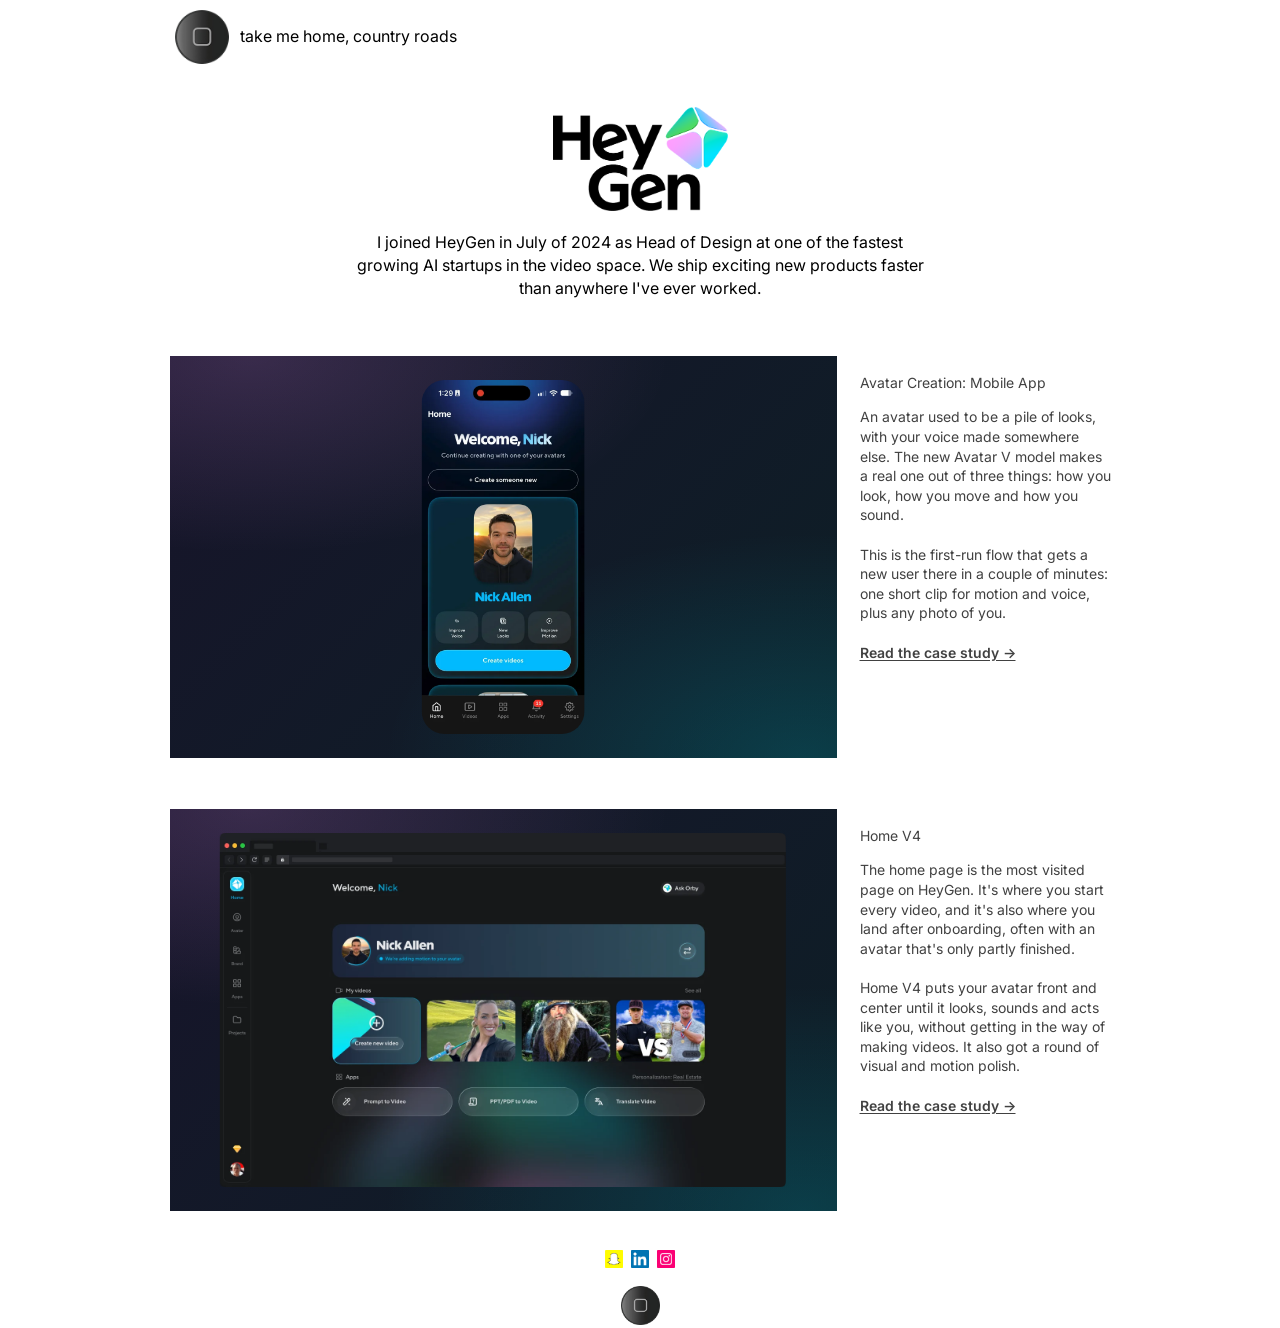
<file: heygen-projects.html>
<!doctype html>
<html lang="en">
<head>
  <meta charset="utf-8">
  <meta name="viewport" content="width=device-width, initial-scale=1">
  <title>HeyGen Projects | Nick Allen Dot Com</title>
  <meta name="description" content="Projects Nick Allen designed at HeyGen: avatar creation in the mobile app, and Home V4.">
  <link rel="icon" href="images/icon-home-hover.png">
  <link rel="preconnect" href="https://fonts.googleapis.com">
  <link rel="preconnect" href="https://fonts.gstatic.com" crossorigin>
  <link href="https://fonts.googleapis.com/css2?family=Inter:ital,wght@0,400;0,500;0,600;1,400&display=swap" rel="stylesheet">
  <link rel="stylesheet" href="styles.css">
</head>
<body>
<main class="page">

  <header class="site-header">
    <a href="index.html"><span class="home-btn"><img class="rest" src="images/icon-home.png" alt=""><img class="hover" src="images/icon-home-hover.png" alt=""><img class="pressed" src="images/icon-home-pressed.png" alt=""></span>take me home, country roads</a>
  </header>

  <section class="lede">
    <img src="images/heygen-logo.png" alt="HeyGen" width="480" height="285">
    <p>I joined HeyGen in July of 2024 as Head of Design at one of the fastest growing AI startups in the video space. We ship exciting new products faster than anywhere I've ever worked.</p>
  </section>

  <section class="row" id="avatar-creation">
    <div class="media framed"><video class="phone" src="images/heygen-avatar-creation.mp4" poster="images/heygen-avatar-creation-poster.webp" width="540" height="1174" autoplay muted loop playsinline aria-label="Screen recording of creating an avatar in the HeyGen mobile app"></video></div>
    <div class="copy">
      <h2 class="eyebrow plain">Avatar Creation: Mobile App</h2>
      <p>An avatar used to be a pile of looks, with your voice made somewhere else. The new Avatar V model makes a real one out of three things: how you look, how you move and how you sound.</p>
      <p>This is the first-run flow that gets a new user there in a couple of minutes: one short clip for motion and voice, plus any photo of you.</p>
      <p><a class="cta" href="heygen-avatar-creation.html">Read the case study →</a></p>
    </div>
  </section>

  <section class="row" id="home-v4">
    <div class="media framed"><img src="images/heygen-home.webp" alt="The HeyGen Home V4 screen" width="1440" height="900"></div>
    <div class="copy">
      <h2 class="eyebrow plain">Home V4</h2>
      <p>The home page is the most visited page on HeyGen. It's where you start every video, and it's also where you land after onboarding, often with an avatar that's only partly finished.</p>
      <p>Home V4 puts your avatar front and center until it looks, sounds and acts like you, without getting in the way of making videos. It also got a round of visual and motion polish.</p>
      <p><a class="cta" href="heygen-home-v4.html">Read the case study →</a></p>
    </div>
  </section>

  <footer class="site-footer">
    <div class="social">
      <a href="https://www.snapchat.com/add/nick_allen" target="_blank" rel="noopener" aria-label="Snapchat"><img src="images/icon-snapchat.png" alt=""></a>
      <a href="https://www.linkedin.com/in/nick-allen-2a20222b/" target="_blank" rel="noopener" aria-label="LinkedIn"><img src="images/icon-linkedin.png" alt=""></a>
      <a href="https://www.instagram.com/nichorasss/" target="_blank" rel="noopener" aria-label="Instagram"><img src="images/icon-instagram.png" alt=""></a>
    </div>
    <a class="home" href="index.html" aria-label="Home"><span class="home-btn"><img class="rest" src="images/icon-home.png" alt=""><img class="hover" src="images/icon-home-hover.png" alt=""><img class="pressed" src="images/icon-home-pressed.png" alt=""></span></a>
  </footer>

</main>
</body>
</html>
</file>
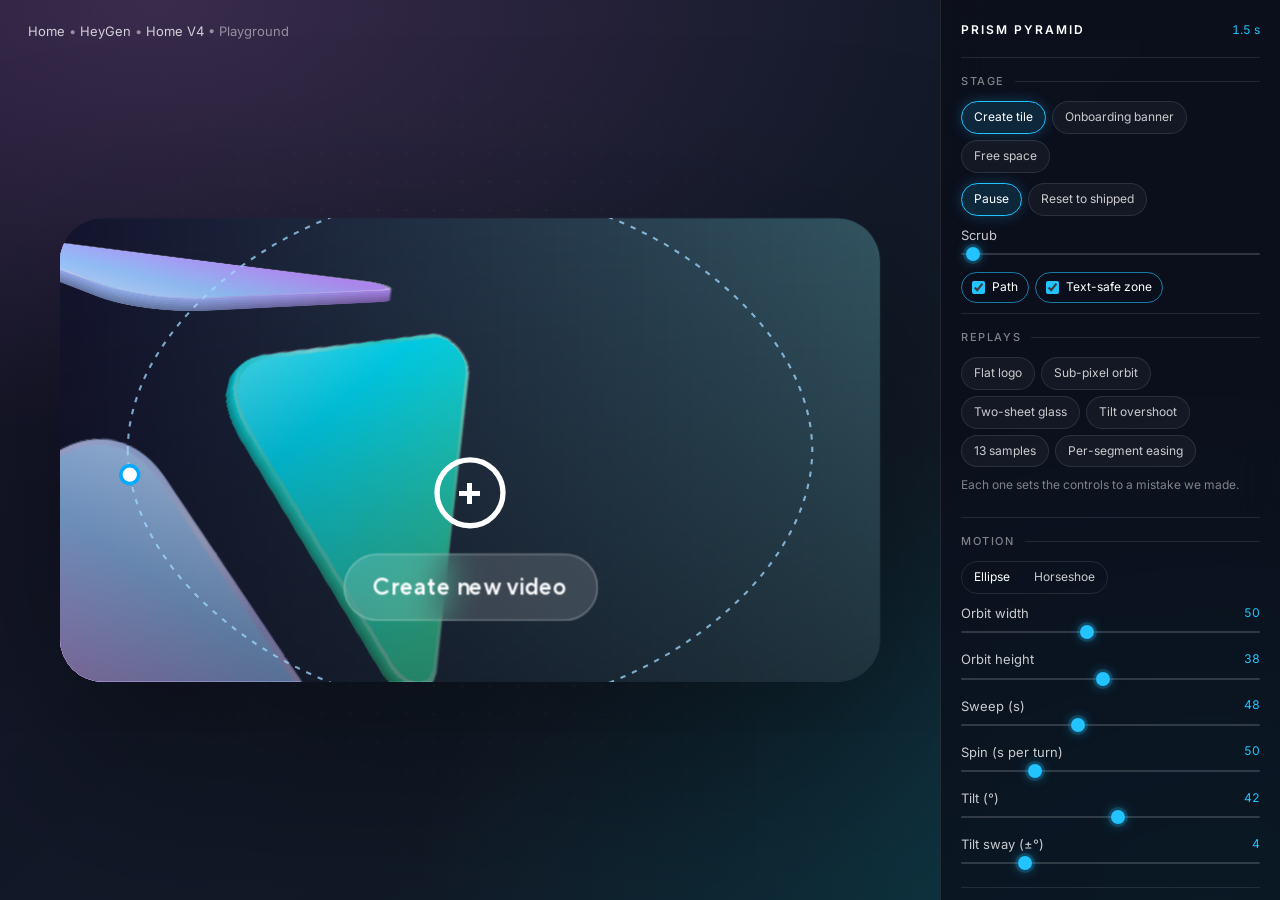
<file: heygen-pyramid-playground.html>
<!doctype html>
<html lang="en">
<head>
  <meta charset="utf-8">
  <meta name="viewport" content="width=device-width, initial-scale=1">
  <title>Prism Pyramid Playground | Nick Allen Dot Com</title>
  <meta name="description" content="Play with the Home V4 prism pyramid: path, spin, tilt, glass, and the bugs we fixed along the way.">
  <link rel="icon" href="images/icon-home-hover.png">
  <link rel="preconnect" href="https://fonts.googleapis.com">
  <link rel="preconnect" href="https://fonts.gstatic.com" crossorigin>
  <link href="https://fonts.googleapis.com/css2?family=Inter:ital,wght@0,400;0,500;0,600;1,400&display=swap" rel="stylesheet">
  <link rel="stylesheet" href="styles.css">
  <style>
    /* The one page on the site with JavaScript: the mark is rebuilt and moved by script so
       every value can be changed live. A full-viewport stage with a control panel down the side. */
    :root { --accent: #22c3ff; --panel: rgb(10 12 24 / .72); --line: rgb(255 255 255 / .1); --ink-hi: #fff; --ink: rgb(255 255 255 / .78); --ink-lo: rgb(255 255 255 / .48); }
    html, body.playground { height: 100%; }
    body.playground { margin: 0; overflow: hidden; display: grid; grid-template-columns: minmax(0, 1fr) 340px; background: #0d1020; color: var(--ink); font-size: 13px; line-height: 1.4; }
    body.playground::before { content: ""; position: fixed; inset: 0; z-index: -1; background: var(--heygen-bg); }

    .stage-area { position: relative; display: grid; place-items: center; overflow: hidden; }
    .stage-area::after { content: ""; position: absolute; inset: 0; pointer-events: none; background-image: radial-gradient(rgb(255 255 255 / .06) 1px, transparent 1px); background-size: 28px 28px; mask-image: radial-gradient(ellipse at center, #000 30%, transparent 75%); }
    .crumbs-bar { position: absolute; top: 22px; left: 28px; z-index: 5; font-size: 13px; color: var(--ink-lo); }
    .crumbs-bar a { color: var(--ink); text-decoration: none; }
    .crumbs-bar a:hover { color: var(--ink-hi); opacity: 1; }
    .fit { position: relative; z-index: 1; transform-origin: center; will-change: transform; }

    /* ---- panel ---- */
    .panel { height: 100vh; overflow-y: auto; padding: 22px 20px 32px; background: var(--panel); backdrop-filter: blur(20px); border-left: 1px solid var(--line); scrollbar-width: thin; scrollbar-color: rgb(255 255 255 / .15) transparent; }
    .panel-head { display: flex; align-items: baseline; justify-content: space-between; margin: 0 0 18px; }
    .panel-head h1 { font-size: 12px; letter-spacing: 2px; text-transform: uppercase; font-weight: 600; color: var(--ink-hi); margin: 0; }
    .panel-head output { font-size: 12px; color: var(--accent); font-variant-numeric: tabular-nums; }
    .group { padding: 16px 0 6px; border-top: 1px solid var(--line); }
    .group h2 { display: flex; align-items: center; gap: 10px; font-size: 11px; letter-spacing: 1.6px; text-transform: uppercase; font-weight: 500; color: var(--ink-lo); margin: 0 0 12px; }
    .group h2::after { content: ""; flex: 1; height: 1px; background: var(--line); }
    .btns { display: flex; flex-wrap: wrap; gap: 6px; margin: 0 0 10px; }
    .btns button { font: inherit; font-size: 12px; padding: 7px 12px; border-radius: 999px; border: 1px solid var(--line); background: rgb(255 255 255 / .04); color: var(--ink); cursor: pointer; transition: border-color .15s, background .15s, box-shadow .15s; }
    .btns button:hover { border-color: rgb(255 255 255 / .3); color: var(--ink-hi); }
    .btns button[aria-pressed=true] { background: rgb(34 195 255 / .14); border-color: var(--accent); color: var(--ink-hi); box-shadow: 0 0 14px rgb(34 195 255 / .25); }
    .btns.seg { display: inline-flex; gap: 0; border: 1px solid var(--line); border-radius: 999px; overflow: hidden; }
    .btns.seg button { border: 0; border-radius: 0; background: transparent; }
    .btns.seg button[aria-pressed=true] { box-shadow: none; }
    .panel label.slider { display: grid; grid-template-columns: 1fr auto; gap: 0 8px; align-items: center; margin: 0 0 8px; color: var(--ink); }
    .panel label.slider output { font-size: 12px; color: var(--accent); font-variant-numeric: tabular-nums; }
    .panel label.slider input, .panel label.slider select { grid-column: 1 / -1; }
    .panel input[type=range] { -webkit-appearance: none; appearance: none; width: 100%; height: 20px; margin: 0; background: transparent; cursor: pointer; }
    .panel input[type=range]::-webkit-slider-runnable-track { height: 2px; border-radius: 1px; background: rgb(255 255 255 / .16); }
    .panel input[type=range]::-webkit-slider-thumb { -webkit-appearance: none; width: 14px; height: 14px; margin-top: -6px; border-radius: 50%; background: var(--accent); box-shadow: 0 0 0 3px rgb(34 195 255 / .18), 0 0 12px rgb(34 195 255 / .55); }
    .panel input[type=range]::-moz-range-track { height: 2px; border-radius: 1px; background: rgb(255 255 255 / .16); }
    .panel input[type=range]::-moz-range-thumb { width: 14px; height: 14px; border: 0; border-radius: 50%; background: var(--accent); box-shadow: 0 0 12px rgb(34 195 255 / .55); }
    .panel select { width: 100%; font: inherit; font-size: 12px; padding: 7px 10px; margin: 4px 0 10px; border-radius: 8px; border: 1px solid var(--line); background: rgb(255 255 255 / .04); color: var(--ink); }
    .toggles { display: flex; gap: 6px; flex-wrap: wrap; margin: 6px 0 4px; }
    .toggles label { display: inline-flex; align-items: center; gap: 7px; font-size: 12px; padding: 6px 10px; border-radius: 999px; border: 1px solid var(--line); cursor: pointer; color: var(--ink); }
    .toggles input { accent-color: var(--accent); margin: 0; }
    .toggles label:has(input:checked) { border-color: rgb(34 195 255 / .6); color: var(--ink-hi); }
    .note { font-size: 12px; color: var(--ink-lo); margin: 2px 0 6px; min-height: 2.8em; }
    details.group summary { list-style: none; cursor: pointer; }
    details.group summary::-webkit-details-marker { display: none; }
    details.group summary h2 { margin: 0 0 12px; }
    details.group summary h2::before { content: "+"; width: 14px; color: var(--ink-lo); }
    details[open].group summary h2::before { content: "−"; }

    /* ---- stages: a sandbox for the mark, not a re-creation of the product ---- */
    @font-face { font-family: "ABC Solar Display"; font-weight: 800; src: url("fonts/ABCSolarDisplay-Bold.subset.woff2") format("woff2"); font-display: swap; }
    @font-face { font-family: "TT Norms Pro"; font-weight: 600; src: url("fonts/TTNormsPro-DemiBold.subset.woff2") format("woff2"); font-display: swap; }
    .pg-card { position: relative; overflow: hidden; border-radius: 24px; color: #fff; background: linear-gradient(91deg, #14142d, #335561); box-shadow: 0 40px 120px rgb(0 0 0 / .5); font-family: "TT Norms Pro", ui-sans-serif, system-ui, -apple-system, "Segoe UI", sans-serif; font-size: 13px; }
    .pg-tile { width: 460px; height: 260px; }
    .pg-tile::before { content: ""; position: absolute; inset: 0; z-index: 1; pointer-events: none; background: linear-gradient(to bottom, transparent, rgb(8 10 18 / .45)); }
    .pg-banner { width: 920px; height: 180px; border-radius: 22px; }
    .pg-free { width: 520px; height: 520px; overflow: visible; background: transparent; box-shadow: none; }
    .pg-tile-ui { position: absolute; inset: 0; z-index: 3; display: flex; flex-direction: column; align-items: center; justify-content: flex-end; gap: 14px; padding-bottom: 34px; }
    .pg-plus { width: 40px; height: 40px; border-radius: 50%; border: 3px solid #fff; display: grid; place-items: center; font: 600 26px/1 "TT Norms Pro", ui-sans-serif, system-ui; }
    .pg-pill { border-radius: 999px; padding: 9px 16px; font-weight: 600; color: #fff; background: rgb(255 255 255 / .15); border: 1px solid rgb(255 255 255 / .22); backdrop-filter: blur(10px); cursor: pointer; transition: transform .2s, background .2s; }
    .pg-pill:hover { transform: scale(1.05); background: rgb(255 255 255 / .28); }
    .pg-pill.brand { background: rgb(0 170 230 / .35); }
    .pg-text { position: absolute; z-index: 3; left: 28px; top: 50%; transform: translateY(-50%); display: flex; gap: 20px; align-items: center; }
    .pg-avatar { width: 88px; height: 88px; border-radius: 50%; background: #00c2ff; flex: none; }
    .pg-eyebrow { font-weight: 600; font-size: 14px; } .pg-eyebrow b { color: #22c3ff; font-weight: 600; }
    .pg-title { font: 800 30px/1.1 "ABC Solar Display", ui-sans-serif, system-ui; letter-spacing: -.02em; margin: 4px 0 8px; }
    .pg-status { display: inline-flex; gap: 6px; align-items: center; color: #22c3ff; background: rgb(0 170 230 / .2); border-radius: 999px; padding: 5px 12px; font-size: 12px; font-weight: 600; }
    .pg-status::before { content: ""; width: 6px; height: 6px; border-radius: 50%; background: #22c3ff; }
    .pg-cta { position: absolute; z-index: 3; right: 28px; top: 50%; transform: translateY(-50%); display: flex; gap: 8px; align-items: center; }
    .pg-safe { position: absolute; z-index: 2; left: 0; top: 0; bottom: 0; pointer-events: none; background: repeating-linear-gradient(45deg, rgb(255 80 80 / .12) 0 8px, transparent 8px 16px); border-right: 1px dashed rgb(255 110 110 / .6); }
    .pg-trace { position: absolute; inset: 0; width: 100%; height: 100%; z-index: 2; pointer-events: none; overflow: visible; }

    /* ---- the mark ---- */
    .pg-orbit { position: absolute; will-change: transform; transition: filter .3s ease; pointer-events: none; z-index: 0; }
    .pg-scene { width: 100%; height: 100%; }
    .pg-tilt, .pg-pyr, .pg-wing, .pg-face { transform-style: preserve-3d; }
    .pg-tilt, .pg-pyr { width: 100%; height: 100%; position: relative; }
    .pg-wing { position: absolute; inset: 0; }
    .pg-face { position: absolute; left: 0; top: 50%; width: 100%; height: 50%; transform-origin: 50% 100%; }
    .pg-face svg { position: absolute; inset: 0; width: 100%; height: 100%; display: block; overflow: visible; }

    @media (max-width: 900px) {
      body.playground { grid-template-columns: 1fr; grid-template-rows: 58vh 1fr; overflow: auto; }
      .panel { height: auto; border-left: 0; border-top: 1px solid var(--line); }
      .crumbs-bar { top: 14px; left: 16px; }
    }
  </style>
</head>
<body class="playground">

  <div class="stage-area">
    <nav class="crumbs-bar" aria-label="Breadcrumb"><a href="index.html">Home</a> • <a href="heygen-projects.html">HeyGen</a> • <a href="heygen-home-v4.html">Home V4</a> • Playground</nav>
    <div class="fit" id="fit"><div id="stage"></div></div>
  </div>

  <aside class="panel" aria-label="Playground controls">
    <div class="panel-head"><h1>Prism Pyramid</h1><output id="o-scrub"></output></div>

    <section class="group"><h2>Stage</h2>
      <div class="btns" id="stageBtns">
        <button type="button" data-stage="tile" aria-pressed="true">Create tile</button>
        <button type="button" data-stage="banner" aria-pressed="false">Onboarding banner</button>
        <button type="button" data-stage="free" aria-pressed="false">Free space</button>
      </div>
      <div class="btns"><button type="button" id="playBtn" aria-pressed="true">Pause</button><button type="button" id="reset">Reset to shipped</button></div>
      <label class="slider">Scrub <output></output><input id="scrub" type="range" min="0" max="1" step="0.001" value="0"></label>
      <div class="toggles">
        <label><input id="trace" type="checkbox" checked>Path</label>
        <label><input id="safe" type="checkbox" checked>Text-safe zone</label>
      </div>
    </section>

    <section class="group"><h2>Replays</h2>
      <div class="btns" id="replayBtns">
        <button type="button" data-replay="flat">Flat logo</button>
        <button type="button" data-replay="halo">Sub-pixel orbit</button>
        <button type="button" data-replay="twosheet">Two-sheet glass</button>
        <button type="button" data-replay="overshoot">Tilt overshoot</button>
        <button type="button" data-replay="chords">13 samples</button>
        <button type="button" data-replay="pulse">Per-segment easing</button>
      </div>
      <p class="note" id="replayNote">Each one sets the controls to a mistake we made.</p>
    </section>

    <section class="group"><h2>Motion</h2>
      <div class="btns seg" id="modeBtns">
        <button type="button" data-mode="ellipse" aria-pressed="true">Ellipse</button>
        <button type="button" data-mode="horseshoe" aria-pressed="false">Horseshoe</button>
      </div>
      <label class="slider">Orbit width <output></output><input id="rx" type="range" min="0" max="120" step="1"></label>
      <label class="slider">Orbit height <output></output><input id="ry" type="range" min="0" max="80" step="1"></label>
      <label class="slider">Sweep (s) <output></output><input id="lap" type="range" min="3" max="120" step="1"></label>
      <label class="slider">Spin (s per turn) <output></output><input id="spin" type="range" min="4" max="200" step="1"></label>
      <label class="slider">Tilt (°) <output></output><input id="tilt" type="range" min="0" max="80" step="1"></label>
      <label class="slider">Tilt sway (±°) <output></output><input id="sway" type="range" min="0" max="20" step="1"></label>
    </section>

    <section class="group"><h2>Glass</h2>
      <label class="slider">Fold (°), 0 = the flat logo <output></output><input id="fold" type="range" min="0" max="75" step="1"></label>
      <label class="slider">Sheets <output></output><input id="sheets" type="range" min="1" max="15" step="1"></label>
      <label class="slider">Explode <output></output><input id="explode" type="range" min="1" max="12" step="0.5"></label>
      <label class="slider">Size (px) <output></output><input id="size" type="range" min="100" max="600" step="2"></label>
    </section>

    <details class="group"><summary><h2>Advanced</h2></summary>
      <label class="slider">Horseshoe span (±°) <output></output><input id="span" type="range" min="30" max="180" step="1"></label>
      <label class="slider">Samples <output></output><input id="samples" type="range" min="3" max="120" step="1"></label>
      <label class="slider">Easing
        <select id="easing">
          <option value="spaced">Cosine-spaced samples, linear track (shipped)</option>
          <option value="segment">Per-segment ease-in-out (pulses)</option>
          <option value="uniform">Uniform samples, linear track</option>
        </select>
      </label>
      <label class="slider">Sway period (s) <output></output><input id="swayT" type="range" min="3" max="60" step="1"></label>
      <label class="slider">Perspective (px) <output></output><input id="persp" type="range" min="300" max="3000" step="50"></label>
      <label class="slider">Slab depth (px) <output></output><input id="depth" type="range" min="0" max="24" step="0.5"></label>
      <label class="slider">Sheen <output></output><input id="sheen" type="range" min="0" max="1" step="0.05"></label>
      <label class="slider">Frost blur (px) <output></output><input id="blur" type="range" min="0" max="60" step="1"></label>
    </details>
  </aside>

<script>
/* ---------- shipped values ---------- */
const PRESETS = {
  tile:   { mode: 'ellipse',   rx: 50, ry: 38, span: 115, samples: 61, easing: 'spaced', lap: 48, size: 384, blur: 32 },
  banner: { mode: 'horseshoe', rx: 69, ry: 35, span: 115, samples: 61, easing: 'spaced', lap: 26, size: 270, blur: 24 },
  free:   { mode: 'ellipse',   rx: 30, ry: 20, span: 115, samples: 61, easing: 'spaced', lap: 48, size: 320, blur: 32 },
};
const SHARED = { fold: 32, tilt: 42, sway: 4, swayT: 18, spin: 50, persp: 1100, depth: 7, sheets: 7, explode: 1, sheen: 0.4 };
const BASE = { tile: [460, 260], banner: [920, 180], free: [520, 520] };   /* card sizes the motion math runs at */
/* the mistakes, as settings */
const REPLAYS = {
  flat:      { note: 'Fold 0° is the logo redrawn from overhead. Tilt it and it stays one flat card.', set: { fold: 0 } },
  halo:      { note: 'An 18px halo on a 48s clock: under a pixel per second. Moving, but you can’t tell.', stage: 'banner', set: { rx: 7, ry: 3.5, lap: 48 } },
  twosheet:  { note: 'Two sheets 7px apart. At a steep camera you see straight through the slit.', set: { sheets: 2, tilt: 56, sway: 0 } },
  overshoot: { note: 'Tilt swaying up to 52°. 52 + 32 (the fold) = 84°, nearly edge-on: the near petal shows its slices.', set: { tilt: 42, sway: 10, swayT: 6 } },
  chords:    { note: '13 samples on the horseshoe. You can count the straight chords between them.', stage: 'banner', set: { samples: 13 } },
  pulse:     { note: 'Easing applied per segment. CSS eases every chord, so it pulses at each sample.', stage: 'banner', set: { samples: 13, easing: 'segment' } },
};
const DEFAULT_NOTE = 'Each one sets the controls to a mistake we made.';

const FACES = [
  { id: 's', from: '#FDA1FF', to: '#97C5FF', rot: 0 },
  { id: 'w', from: '#4FDB5E', to: '#00CDC2', rot: 90 },
  { id: 'n', from: '#B78EFA', to: '#97C5FF', rot: 180 },
  { id: 'e', from: '#3CE6AC', to: '#00E3FF', rot: 270 },
];
const PETAL = 'M42 84 L158 84 L109 30 Q100 21 91 30 Z';
const RIM_STOPS = [[0, .7], [.22, .12], [.48, .45], [.75, .06], [1, .3]];

const state = { stage: 'tile', ...PRESETS.tile, ...SHARED };
let playing = true, hovering = false, t = 0, last = performance.now();

function lighten(hex, a) {
  return '#' + [1, 3, 5].map(i => {
    const v = parseInt(hex.slice(i, i + 2), 16);
    return Math.round(v + (255 - v) * a).toString(16).padStart(2, '0');
  }).join('');
}
const path = (fill, stroke, sw = 18, extra = '') =>
  `<path d="${PETAL}" fill="${fill}" stroke="${stroke}" stroke-width="${sw}" stroke-linejoin="round" ${extra}/>`;
const grad = (id, stops, x1 = 0, y1 = 1, x2 = 1, y2 = 0) =>
  `<linearGradient id="${id}" x1="${x1}" y1="${y1}" x2="${x2}" y2="${y2}">${stops}</linearGradient>`;

/* One face = N stacked SVG sheets: back (darkest) … mids … front (rim sliver under the opaque surface). */
function faceHTML(f, uid) {
  const n = Math.max(1, state.sheets);
  const layers = [];
  for (let i = n - 1; i >= 0; i--) {
    const g = `${uid}-${f.id}-${i}`;
    const z = n === 1 ? 0 : -(state.depth * state.explode) * (i / (n - 1));
    const style = `style="transform: translateZ(${z}px)"`;
    if (i === 0) {
      layers.push(`<svg viewBox="0 0 200 100" ${style}><defs>
        ${grad(g, `<stop stop-color="${f.from}"/><stop offset=".6" stop-color="${f.to}"/><stop offset="1" stop-color="${lighten(f.to, state.sheen)}"/>`)}
        ${grad(g + 'r', RIM_STOPS.map(([o, a]) => `<stop offset="${o}" stop-color="#fff" stop-opacity="${a}"/>`).join(''), 0, 0, 1, 1)}
      </defs>${path(`url(#${g})`, `url(#${g}r)`, 18)}${path(`url(#${g})`, `url(#${g})`, 15)}</svg>`);
    } else {
      const shade = 0.3 * (i / (n - 1));
      layers.push(`<svg viewBox="0 0 200 100" ${style}><defs>${grad(g, `<stop stop-color="${f.from}"/><stop offset="1" stop-color="${f.to}"/>`)}</defs>
        ${path(`url(#${g})`, `url(#${g})`)}${path('#000', '#000', 18, `opacity="${shade}"`)}</svg>`);
    }
  }
  return layers.join('');
}

let uidCounter = 0;
function buildMark() {
  const uid = 'p' + (uidCounter++);
  return `<div class="pg-scene"><div class="pg-tilt"><div class="pg-pyr">
    ${FACES.map(f => `<div class="pg-wing" style="transform: rotateZ(${f.rot}deg)"><div class="pg-face">${faceHTML(f, uid)}</div></div>`).join('')}
  </div></div></div>`;
}

/* ---------- stage ---------- */
const stageEl = document.getElementById('stage'), fitEl = document.getElementById('fit');
let card, orbit, traceSvg, safeZone, ctaEl;

function buildStage() {
  const mark = `<div class="pg-orbit">${buildMark()}</div><svg class="pg-trace"></svg>`;
  if (state.stage === 'tile') {
    stageEl.innerHTML = `<div class="pg-card pg-tile">${mark}
      <div class="pg-tile-ui"><span class="pg-plus">+</span><span class="pg-pill" id="cta">Create new video</span></div></div>`;
  } else if (state.stage === 'banner') {
    stageEl.innerHTML = `<div class="pg-card pg-banner">${mark}<div class="pg-safe"></div>
      <div class="pg-text"><span class="pg-avatar"></span><div>
        <div class="pg-eyebrow">Step 2: <b>Motion</b></div><div class="pg-title">Nick Allen</div>
        <span class="pg-status">Make your avatar perfectly you!</span></div></div>
      <div class="pg-cta" id="cta"><span class="pg-pill">Add voice only</span><span class="pg-pill brand">Add Motion</span></div></div>`;
  } else {
    stageEl.innerHTML = `<div class="pg-card pg-free">${mark}</div>`;
  }
  card = stageEl.querySelector('.pg-card');
  orbit = stageEl.querySelector('.pg-orbit');
  traceSvg = stageEl.querySelector('.pg-trace');
  safeZone = stageEl.querySelector('.pg-safe');
  ctaEl = stageEl.querySelector('#cta');
  const frost = on => { hovering = on; orbit.style.filter = on ? `blur(${state.blur}px)` : ''; };
  if (ctaEl) { ctaEl.addEventListener('mouseenter', () => frost(true)); ctaEl.addEventListener('mouseleave', () => frost(false)); }
  if (state.stage === 'tile') { card.addEventListener('mouseenter', () => frost(true)); card.addEventListener('mouseleave', () => frost(false)); }
  fit(); layout();
}

/* The card keeps its product-size layout; the wrapper scales it to fill the stage. */
function fit() {
  const area = fitEl.parentElement, [w, h] = BASE[state.stage];
  const s = Math.min((area.clientWidth - 120) / w, (area.clientHeight - 200) / h, 2.4);
  fitEl.style.transform = `scale(${Math.max(0.4, s)})`;
}

/* Anchor = the mark's centre in card px. Tile and free: card centre. Banner: right 20px, vertically centred. */
function anchor() {
  const w = card.clientWidth, h = card.clientHeight, s = state.size;
  return state.stage === 'banner' ? [w - 20 - s / 2, h / 2] : [w / 2, h / 2];
}

function layout() {
  const s = state.size;
  orbit.style.width = orbit.style.height = s + 'px';
  stageEl.querySelector('.pg-scene').style.perspective = state.persp + 'px';
  stageEl.querySelectorAll('.pg-face').forEach(f => f.style.transform = `rotateX(${-state.fold}deg)`);
  if (safeZone) {
    safeZone.style.display = document.getElementById('safe').checked ? '' : 'none';
    const text = stageEl.querySelector('.pg-text');
    safeZone.style.width = (text.offsetLeft + text.offsetWidth + 16) + 'px';
  }
  drawTrace();
}

/* ---------- motion model: position as a fraction of the mark size ---------- */
function arcSamples() {
  const n = Math.max(2, state.samples - 1), pts = [];
  for (let k = 0; k <= n; k++) {
    const tk = k / n;
    const f = state.easing === 'uniform' ? tk : (1 - Math.cos(Math.PI * tk)) / 2;
    const th = (-state.span + 2 * state.span * f) * Math.PI / 180;
    pts.push([state.rx / 100 * Math.cos(th), state.ry / 100 * Math.sin(th)]);
  }
  return pts;
}
let samplesCache = null;
function horseshoeAt(u) {
  const pts = samplesCache || (samplesCache = arcSamples());
  const seg = pts.length - 1, x = u * seg, i = Math.min(seg - 1, Math.floor(x));
  let f = x - i;
  if (state.easing === 'segment') f = f * f * (3 - 2 * f);   // CSS ease-in-out, applied per keyframe segment
  return [pts[i][0] + (pts[i + 1][0] - pts[i][0]) * f, pts[i][1] + (pts[i + 1][1] - pts[i][1]) * f];
}
/* Tile: nested alternate ease-in-out tracks, Y a quarter period behind → x ≈ cos, y ≈ sin. */
function ellipseAt(time) {
  const T = state.lap, ease = p => { const tri = 1 - Math.abs(((p % 2) + 2) % 2 - 1); return tri * tri * (3 - 2 * tri); };
  return [state.rx / 100 * (2 * ease(time / T) - 1), state.ry / 100 * (2 * ease((time + T / 2) / T) - 1)];
}
function positionAt(time) {
  if (state.mode === 'ellipse') return ellipseAt(time);
  const p = ((time / state.lap) % 2 + 2) % 2;          // alternate: 0→1→0
  return horseshoeAt(p <= 1 ? p : 2 - p);
}

function drawTrace() {
  if (!document.getElementById('trace').checked) { traceSvg.innerHTML = ''; return; }
  const [ax, ay] = anchor(), s = state.size, steps = 400, span = state.mode === 'ellipse' ? state.lap * 2 : state.lap;
  let d = '';
  for (let i = 0; i <= steps; i++) {
    const [fx, fy] = positionAt(span * i / steps);
    d += (i ? 'L' : 'M') + (ax + fx * s).toFixed(1) + ' ' + (ay + fy * s).toFixed(1);
  }
  const dots = state.mode === 'horseshoe'
    ? arcSamples().map(([fx, fy]) => `<circle cx="${ax + fx * s}" cy="${ay + fy * s}" r="2" fill="#9fd8ff" opacity=".7"/>`).join('') : '';
  traceSvg.innerHTML = `<path d="${d}" fill="none" stroke="#9fd8ff" stroke-width="1.2" stroke-dasharray="3 4" opacity=".75"/>${dots}
    <circle id="dot" r="5" fill="#fff" stroke="#0af" stroke-width="2"/>`;
}

function frame(now) {
  const dt = (now - last) / 1000; last = now;
  if (playing && !hovering) t += dt;
  const s = state.size, [ax, ay] = anchor(), [fx, fy] = positionAt(t);
  orbit.style.transform = `translate(${ax - s / 2 + fx * s}px, ${ay - s / 2 + fy * s}px)`;
  const sway = Math.sin(2 * Math.PI * t / (2 * state.swayT));
  stageEl.querySelector('.pg-tilt').style.transform = `rotateX(${state.tilt + state.sway * sway}deg)`;
  stageEl.querySelector('.pg-pyr').style.transform = `rotateZ(${(t / state.spin) * 360 % 360}deg)`;
  const dot = traceSvg.querySelector('#dot');
  if (dot) { dot.setAttribute('cx', ax + fx * s); dot.setAttribute('cy', ay + fy * s); }
  if (playing) document.getElementById('scrub').value = (t % (state.lap * 2)) / (state.lap * 2);
  document.getElementById('o-scrub').textContent = t.toFixed(1) + ' s';
  requestAnimationFrame(frame);
}

/* ---------- controls ---------- */
const KEYS = ['rx', 'ry', 'span', 'samples', 'lap', 'size', 'fold', 'tilt', 'sway', 'swayT', 'spin', 'persp', 'depth', 'sheets', 'explode', 'sheen', 'blur'];
const REBUILD = new Set(['depth', 'sheets', 'explode', 'sheen']);
function syncControls() {
  for (const k of KEYS) {
    const el = document.getElementById(k); el.value = state[k];
    el.previousElementSibling.textContent = state[k];
  }
  document.querySelectorAll('#modeBtns button').forEach(b => b.setAttribute('aria-pressed', b.dataset.mode === state.mode));
  document.getElementById('easing').value = state.easing;
}
for (const k of KEYS) {
  document.getElementById(k).addEventListener('input', e => {
    state[k] = +e.target.value; e.target.previousElementSibling.textContent = state[k];
    samplesCache = null;
    if (REBUILD.has(k)) buildStage(); else layout();
  });
}
document.querySelectorAll('#modeBtns button').forEach(b => b.addEventListener('click', () => { state.mode = b.dataset.mode; samplesCache = null; syncControls(); layout(); }));
document.getElementById('easing').addEventListener('change', e => { state.easing = e.target.value; samplesCache = null; layout(); });
document.getElementById('trace').addEventListener('change', layout);
document.getElementById('safe').addEventListener('change', layout);
document.getElementById('scrub').addEventListener('input', e => { playing = false; setPlay(); t = +e.target.value * state.lap * 2; });
function setPlay() { const b = document.getElementById('playBtn'); b.textContent = playing ? 'Pause' : 'Play'; b.setAttribute('aria-pressed', playing); }
document.getElementById('playBtn').addEventListener('click', () => { playing = !playing; setPlay(); });

function setStage(name) {
  document.querySelectorAll('#stageBtns button').forEach(x => x.setAttribute('aria-pressed', x.dataset.stage === name));
  Object.assign(state, { stage: name }, PRESETS[name]); samplesCache = null;
}
document.querySelectorAll('#stageBtns button').forEach(b => b.addEventListener('click', () => {
  setStage(b.dataset.stage); Object.assign(state, SHARED); syncControls(); buildStage();
  document.getElementById('replayNote').textContent = DEFAULT_NOTE;
}));
document.querySelectorAll('#replayBtns button').forEach(b => b.addEventListener('click', () => {
  const r = REPLAYS[b.dataset.replay];
  setStage(r.stage || state.stage); Object.assign(state, SHARED, r.set); samplesCache = null;
  syncControls(); buildStage();
  document.getElementById('replayNote').textContent = r.note;
}));
document.getElementById('reset').addEventListener('click', () => {
  Object.assign(state, PRESETS[state.stage], SHARED); samplesCache = null; syncControls(); buildStage();
  document.getElementById('replayNote').textContent = DEFAULT_NOTE;
});
window.addEventListener('resize', () => { fit(); layout(); });

syncControls(); buildStage(); requestAnimationFrame(frame);
</script>
</body>
</html>
</file>
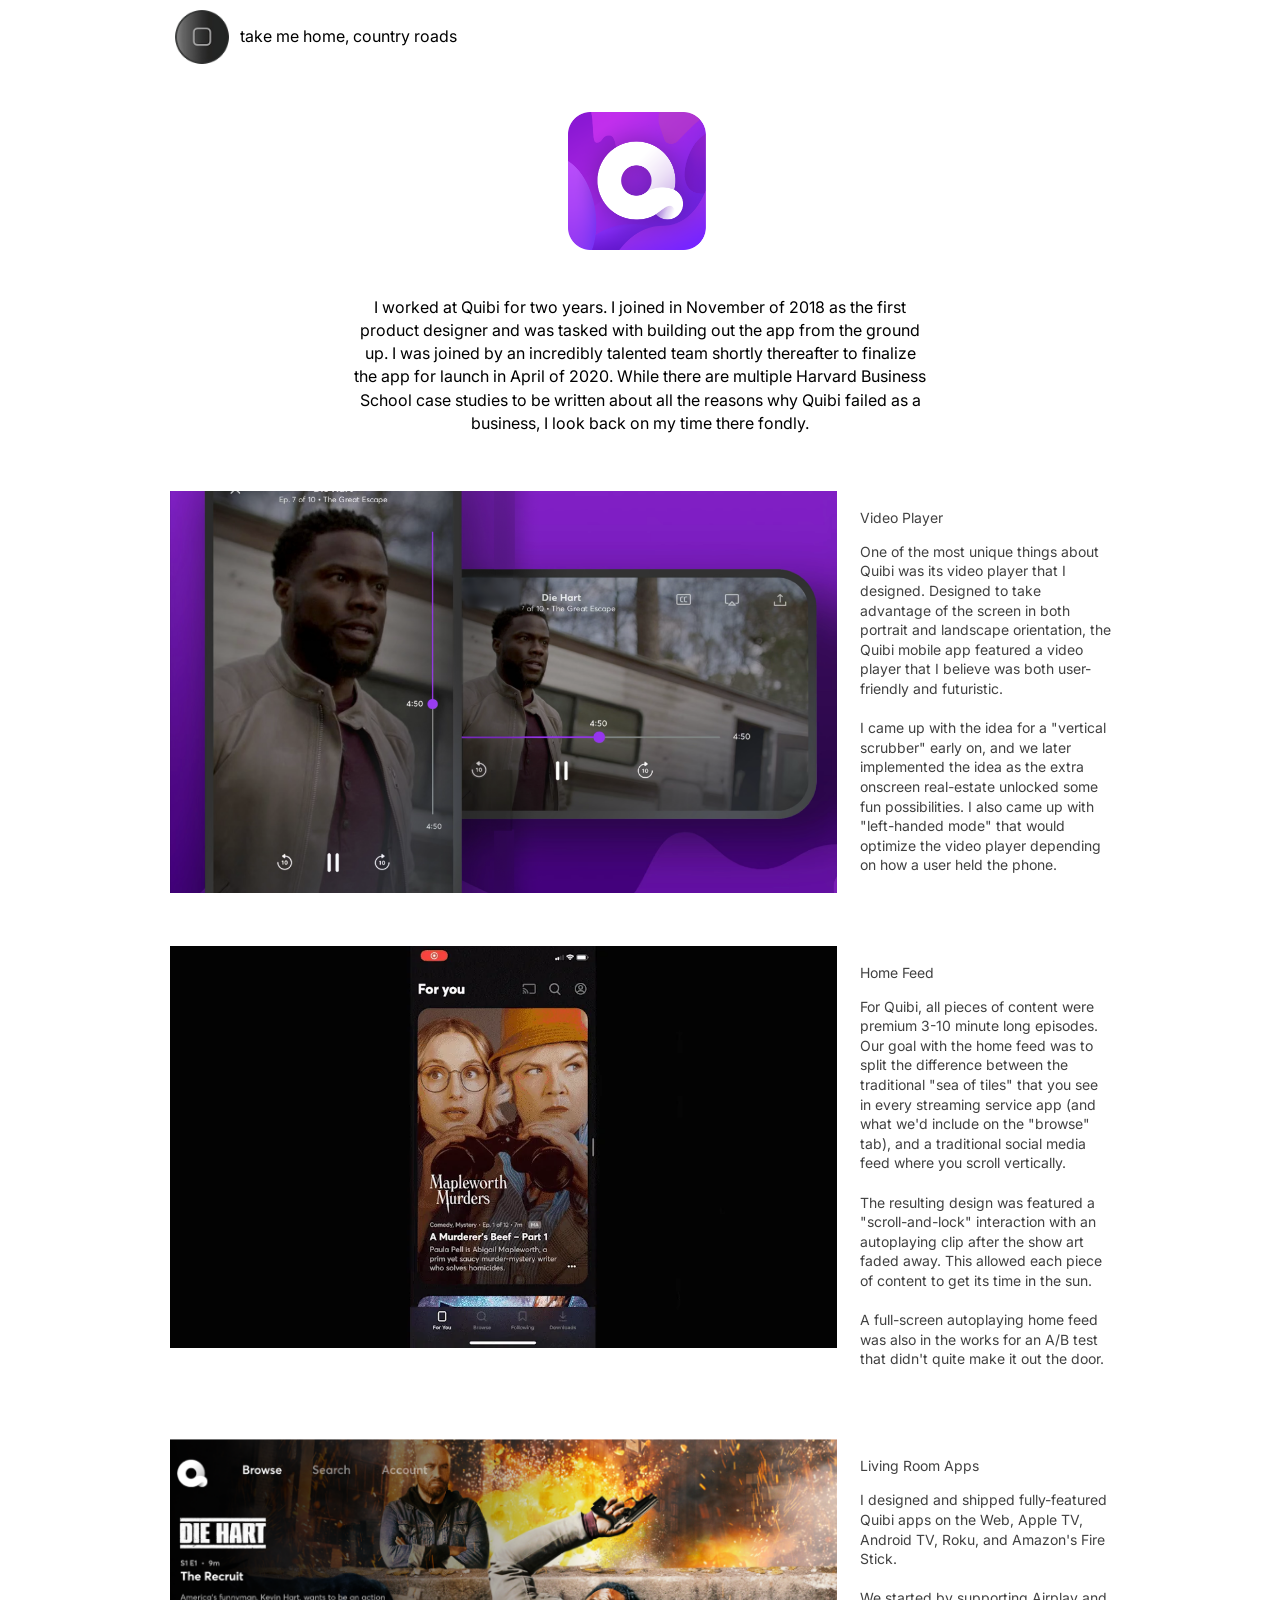
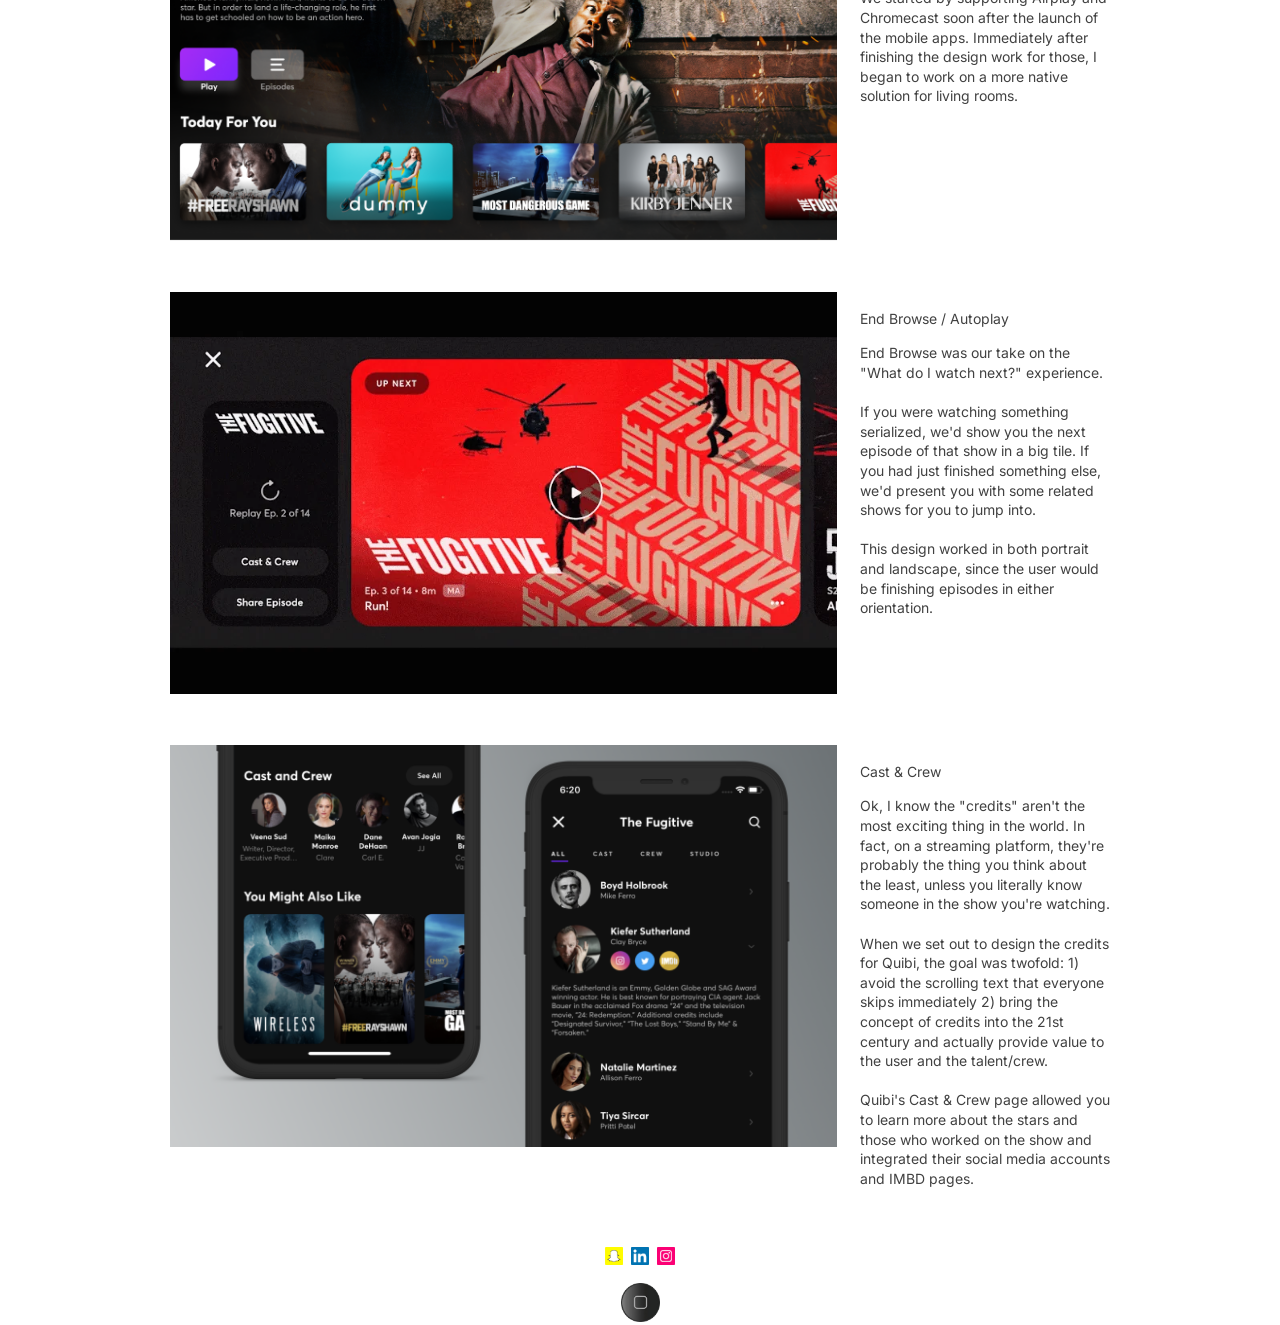
<file: quibi-projects.html>
<!doctype html>
<html lang="en">
<head>
  <meta charset="utf-8">
  <meta name="viewport" content="width=device-width, initial-scale=1">
  <title>Quibi Projects | Nick Allen Dot Com</title>
  <meta name="description" content="Products Nick Allen designed at Quibi: the video player, home feed, living-room apps, End Browse, and Cast & Crew.">
  <link rel="icon" href="images/icon-home-hover.png">
  <link rel="preconnect" href="https://fonts.googleapis.com">
  <link rel="preconnect" href="https://fonts.gstatic.com" crossorigin>
  <link href="https://fonts.googleapis.com/css2?family=Inter:ital,wght@0,400;0,500;0,600;1,400&display=swap" rel="stylesheet">
  <link rel="stylesheet" href="styles.css">
</head>
<body>
<main class="page">

  <header class="site-header">
    <a href="index.html"><span class="home-btn"><img class="rest" src="images/icon-home.png" alt=""><img class="hover" src="images/icon-home-hover.png" alt=""><img class="pressed" src="images/icon-home-pressed.png" alt=""></span>take me home, country roads</a>
  </header>

  <section class="lede">
    <img class="app-icon" src="images/quibi-app-icon.png" alt="Quibi">
    <p>I worked at Quibi for two years. I joined in November of 2018 as the first product designer and was tasked with building out the app from the ground up. I was joined by an incredibly talented team shortly thereafter to finalize the app for launch in April of 2020. While there are multiple Harvard Business School case studies to be written about all the reasons why Quibi failed as a business, I look back on my time there fondly.</p>
  </section>

  <section class="row" id="video-player">
    <div class="media"><img src="images/quibi-video-player.png" alt="The Quibi video player in portrait and landscape"></div>
    <div class="copy">
      <h2 class="eyebrow plain">Video Player</h2>
      <p>One of the most unique things about Quibi was its video player that I designed. Designed to take advantage of the screen in both portrait and landscape orientation, the Quibi mobile app featured a video player that I believe was both user-friendly and futuristic.</p>
      <p>I came up with the idea for a "vertical scrubber" early on, and we later implemented the idea as the extra onscreen real-estate unlocked some fun possibilities. I also came up with "left-handed mode" that would optimize the video player depending on how a user held the phone.</p>
    </div>
  </section>

  <section class="row" id="home-feed">
    <div class="media"><video src="images/quibi-home-feed.mp4" poster="images/quibi-home-feed-poster.webp" width="1000" height="600" autoplay muted loop playsinline aria-label="The Quibi home feed scrolling and locking onto an autoplaying clip"></video></div>
    <div class="copy">
      <h2 class="eyebrow plain">Home Feed</h2>
      <p>For Quibi, all pieces of content were premium 3-10 minute long episodes. Our goal with the home feed was to split the difference between the traditional "sea of tiles" that you see in every streaming service app (and what we'd include on the "browse" tab), and a traditional social media feed where you scroll vertically.</p>
      <p>The resulting design was featured a "scroll-and-lock" interaction with an autoplaying clip after the show art faded away. This allowed each piece of content to get its time in the sun.</p>
      <p>A full-screen autoplaying home feed was also in the works for an A/B test that didn't quite make it out the door.</p>
    </div>
  </section>

  <section class="row" id="living-room">
    <div class="media"><img src="images/quibi-living-room.png" alt="The Quibi TV app browse screen"></div>
    <div class="copy">
      <h2 class="eyebrow plain">Living Room Apps</h2>
      <p>I designed and shipped fully-featured Quibi apps on the Web, Apple TV, Android TV, Roku, and Amazon's Fire Stick.</p>
      <p>We started by supporting Airplay and Chromecast soon after the launch of the mobile apps. Immediately after finishing the design work for those, I began to work on a more native solution for living rooms.</p>
    </div>
  </section>

  <section class="row" id="end-browse">
    <div class="media"><video src="images/quibi-end-browse.mp4" poster="images/quibi-end-browse-poster.webp" width="838" height="500" autoplay muted loop playsinline aria-label="Quibi's End Browse screen suggesting the next episode"></video></div>
    <div class="copy">
      <h2 class="eyebrow plain">End Browse / Autoplay</h2>
      <p>End Browse was our take on the "What do I watch next?" experience.</p>
      <p>If you were watching something serialized, we'd show you the next episode of that show in a big tile. If you had just finished something else, we'd present you with some related shows for you to jump into.</p>
      <p>This design worked in both portrait and landscape, since the user would be finishing episodes in either orientation.</p>
    </div>
  </section>

  <section class="row" id="cast-crew">
    <div class="media"><img src="images/quibi-cast-crew.png" alt="Quibi's Cast & Crew screens"></div>
    <div class="copy">
      <h2 class="eyebrow plain">Cast &amp; Crew</h2>
      <p>Ok, I know the "credits" aren't the most exciting thing in the world. In fact, on a streaming platform, they're probably the thing you think about the least, unless you literally know someone in the show you're watching.</p>
      <p>When we set out to design the credits for Quibi, the goal was twofold: 1) avoid the scrolling text that everyone skips immediately 2) bring the concept of credits into the 21st century and actually provide value to the user and the talent/crew.</p>
      <p>Quibi's Cast &amp; Crew page allowed you to learn more about the stars and those who worked on the show and integrated their social media accounts and IMBD pages.</p>
    </div>
  </section>

  <footer class="site-footer">
    <div class="social">
      <a href="https://www.snapchat.com/add/nick_allen" target="_blank" rel="noopener" aria-label="Snapchat"><img src="images/icon-snapchat.png" alt=""></a>
      <a href="https://www.linkedin.com/in/nick-allen-2a20222b/" target="_blank" rel="noopener" aria-label="LinkedIn"><img src="images/icon-linkedin.png" alt=""></a>
      <a href="https://www.instagram.com/nichorasss/" target="_blank" rel="noopener" aria-label="Instagram"><img src="images/icon-instagram.png" alt=""></a>
    </div>
    <a class="home" href="index.html" aria-label="Home"><span class="home-btn"><img class="rest" src="images/icon-home.png" alt=""><img class="hover" src="images/icon-home-hover.png" alt=""><img class="pressed" src="images/icon-home-pressed.png" alt=""></span></a>
  </footer>

</main>
</body>
</html>
</file>
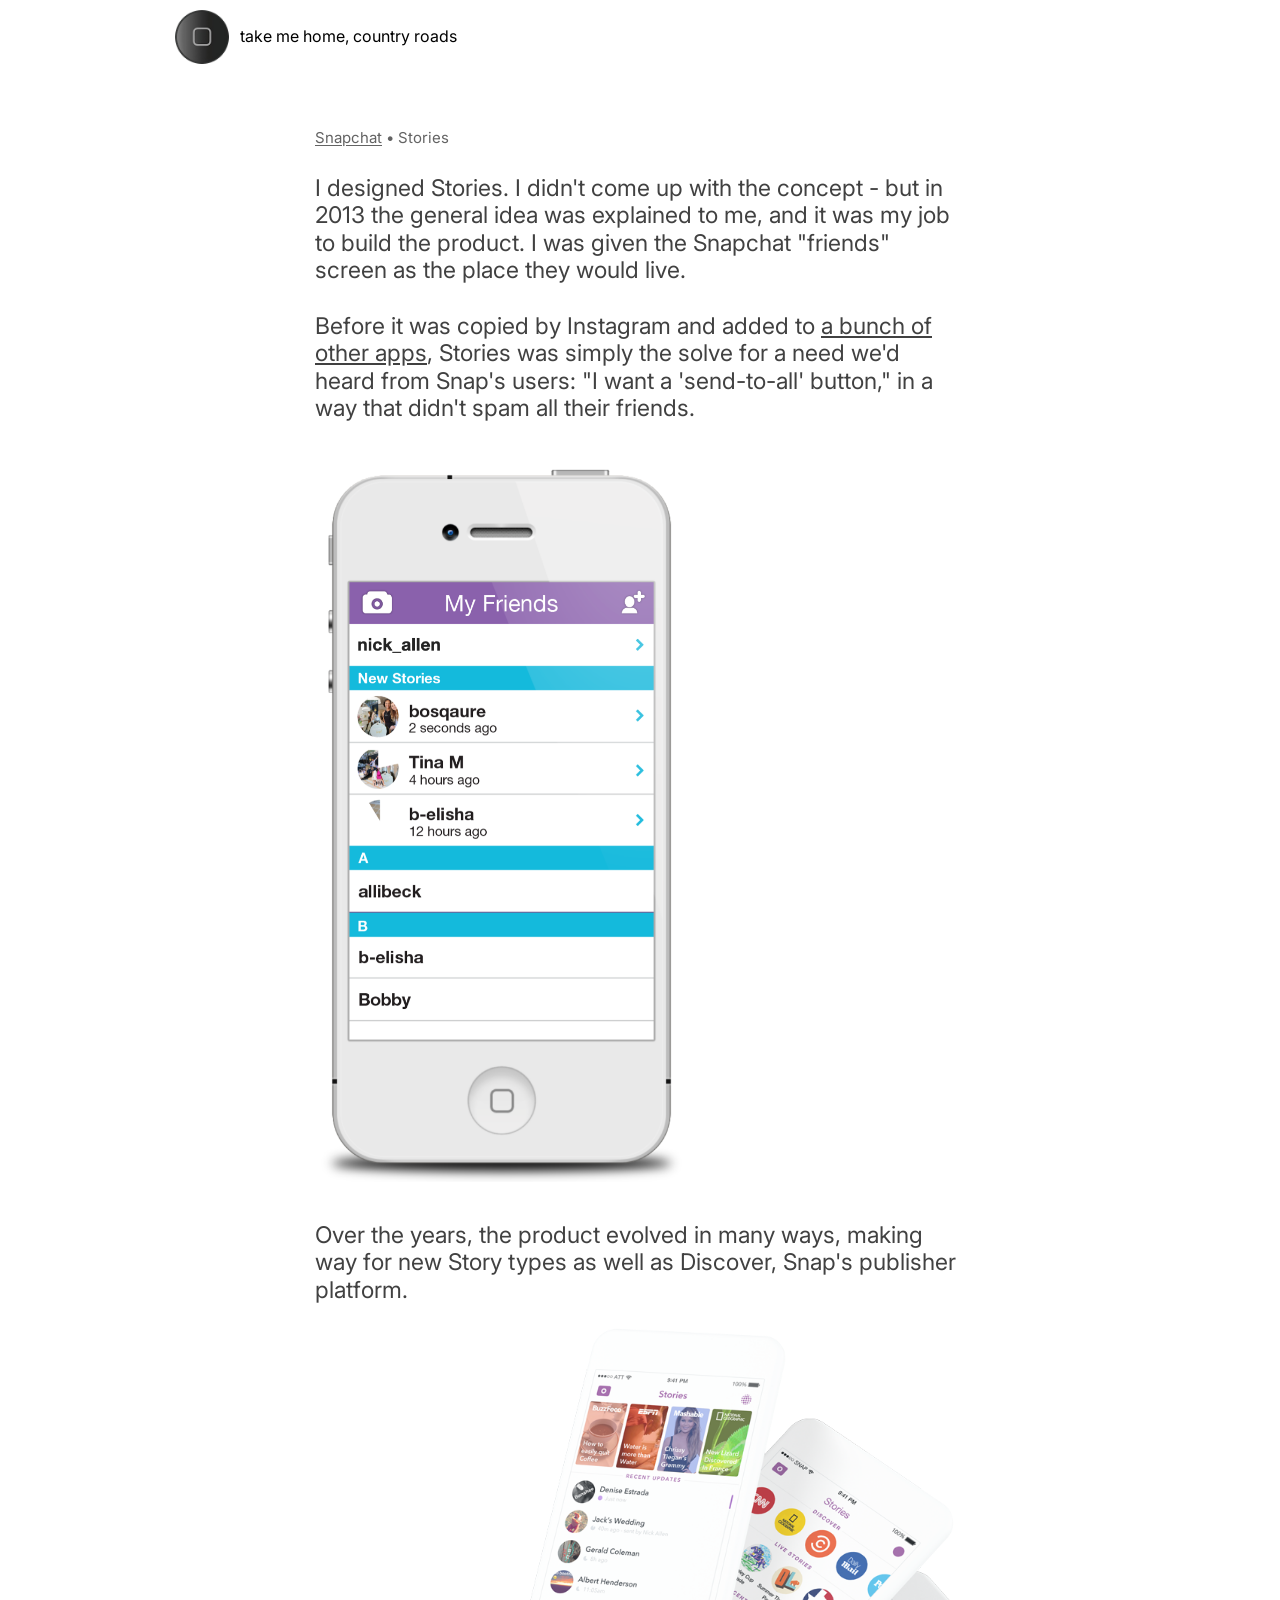
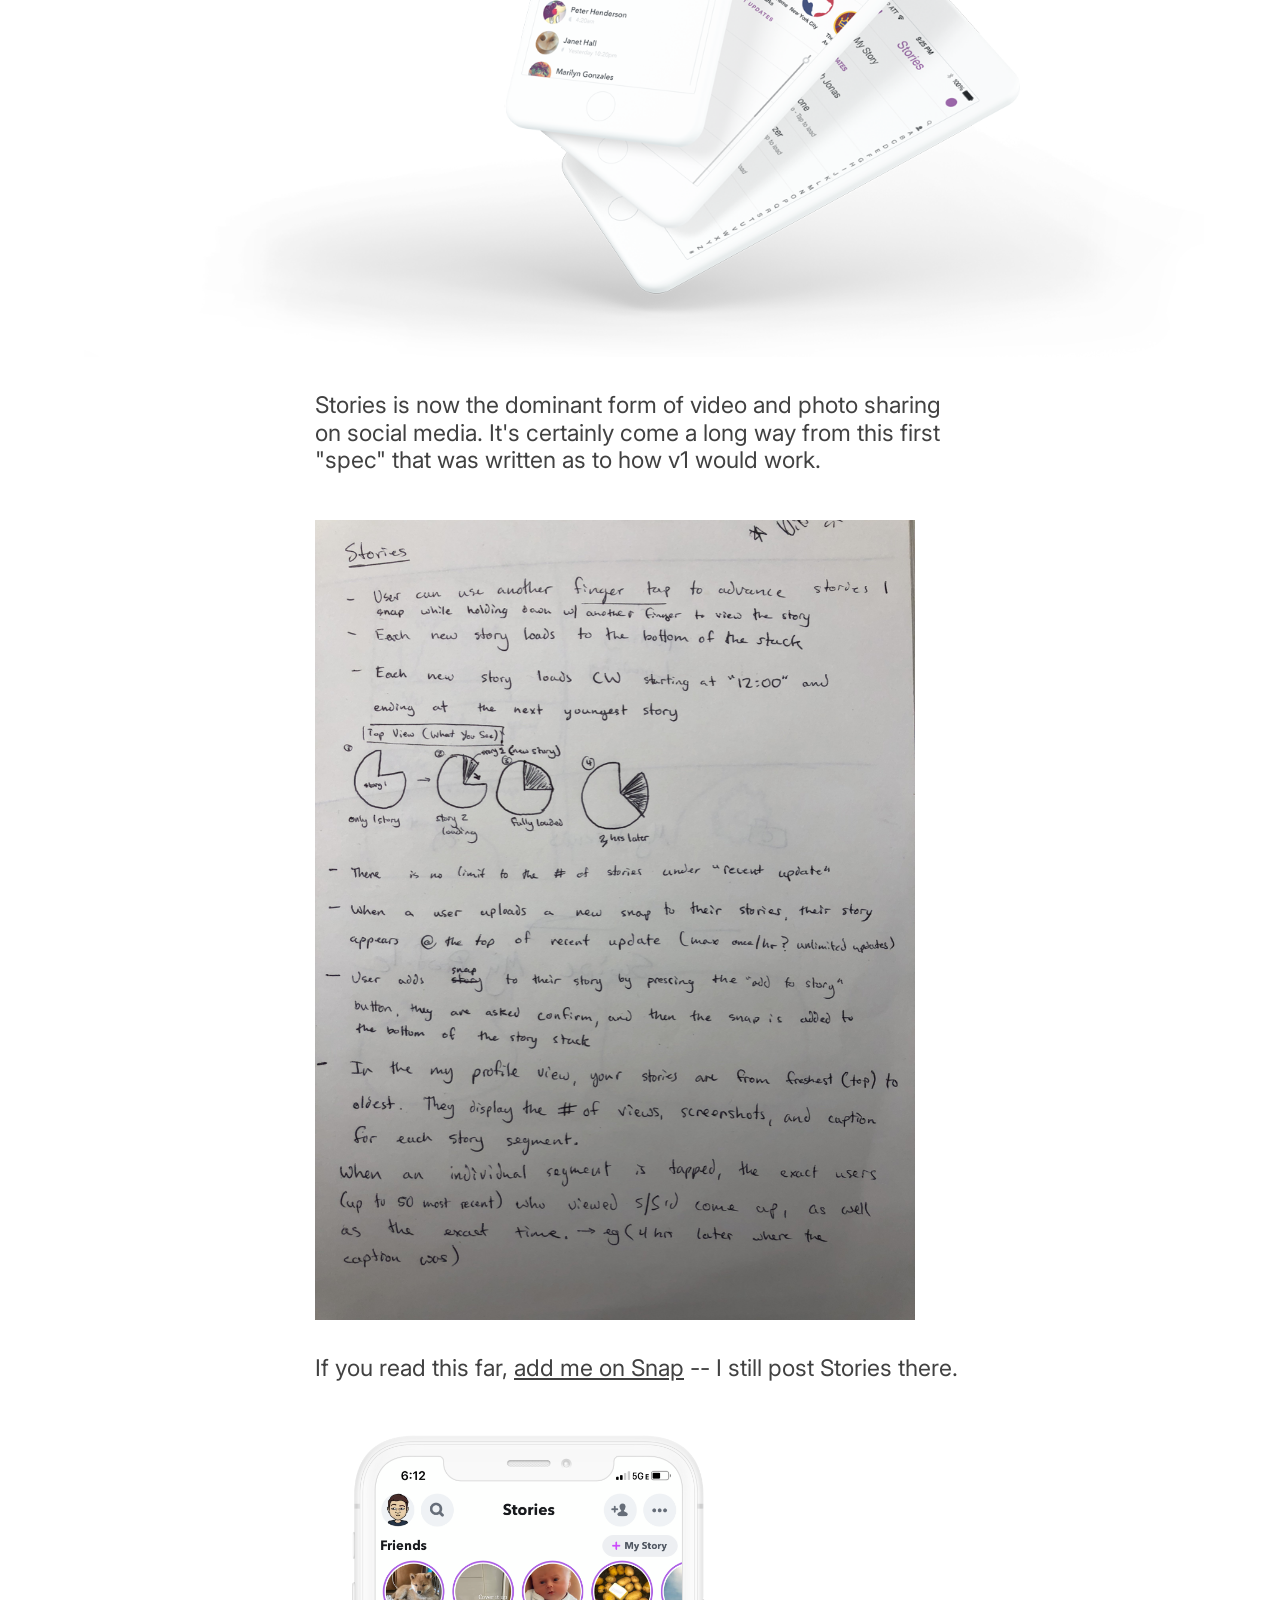
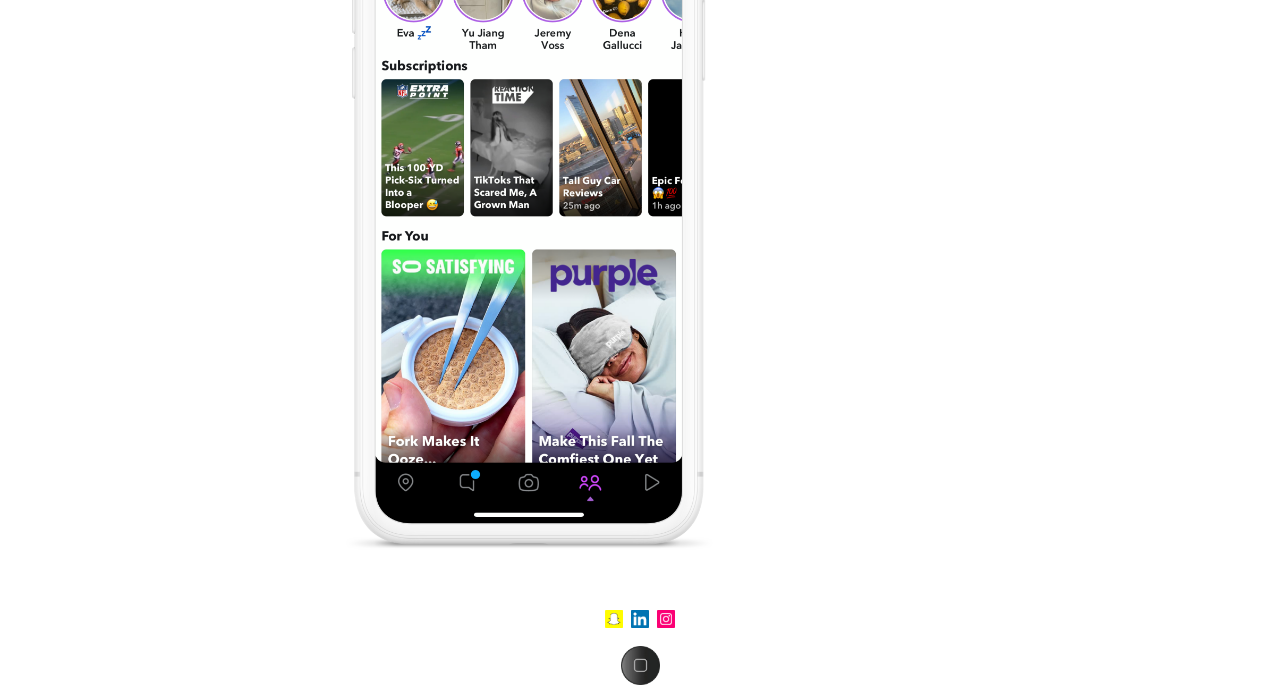
<file: snap-stories.html>
<!doctype html>
<html lang="en">
<head>
  <meta charset="utf-8">
  <meta name="viewport" content="width=device-width, initial-scale=1">
  <title>Snapchat - Stories | Nick Allen Dot Com</title>
  <meta name="description" content="How Nick Allen designed the first version of Snapchat Stories in 2013.">
  <link rel="icon" href="images/icon-home-hover.png">
  <link rel="preconnect" href="https://fonts.googleapis.com">
  <link rel="preconnect" href="https://fonts.gstatic.com" crossorigin>
  <link href="https://fonts.googleapis.com/css2?family=Inter:ital,wght@0,400;0,500;0,600;1,400&display=swap" rel="stylesheet">
  <link rel="stylesheet" href="styles.css">
</head>
<body>
<main class="page">

  <header class="site-header">
    <a href="index.html"><span class="home-btn"><img class="rest" src="images/icon-home.png" alt=""><img class="hover" src="images/icon-home-hover.png" alt=""><img class="pressed" src="images/icon-home-pressed.png" alt=""></span>take me home, country roads</a>
  </header>

  <article class="article">
    <p class="crumbs"><a href="snap.html">Snapchat</a> • Stories</p>

    <p>I designed Stories. I didn't come up with the concept - but in 2013 the general idea was explained to me, and it was my job to build the product. I was given the Snapchat "friends" screen as the place they would live.</p>

    <p>Before it was copied by Instagram and added to <a href="https://venturebeat.com/2018/05/27/stop-adding-stories-to-every-app/" target="_blank" rel="noopener">a bunch of other apps</a>, Stories was simply the solve for a need we'd heard from Snap's users: "I want a 'send-to-all' button," in a way that didn't spam all their friends.</p>

    <figure style="--w: 372px;">
      <img src="images/stories-v1.png" alt="The very first version of Stories, living inside the Snapchat friends list on an iPhone 4">
    </figure>

    <p>Over the years, the product evolved in many ways, making way for new Story types as well as Discover, Snap's publisher platform.</p>

    <figure class="wide">
      <img src="images/stories-evolution.png" alt="Several generations of the Stories screen fanned out">
    </figure>

    <p>Stories is now the dominant form of video and photo sharing on social media. It's certainly come a long way from this first "spec" that was written as to how v1 would work.</p>

    <figure style="--w: 600px;">
      <img src="images/stories-spec.png" alt="A handwritten spec describing how Stories v1 would work">
    </figure>

    <p>If you read this far, <a href="https://www.snapchat.com/add/nick_allen" target="_blank" rel="noopener">add me on Snap</a> -- I still post Stories there.</p>

    <figure style="--w: 424px;">
      <img src="images/stories-today.png" alt="The Stories screen as it looks today">
    </figure>
  </article>

  <footer class="site-footer">
    <div class="social">
      <a href="https://www.snapchat.com/add/nick_allen" target="_blank" rel="noopener" aria-label="Snapchat"><img src="images/icon-snapchat.png" alt=""></a>
      <a href="https://www.linkedin.com/in/nick-allen-2a20222b/" target="_blank" rel="noopener" aria-label="LinkedIn"><img src="images/icon-linkedin.png" alt=""></a>
      <a href="https://www.instagram.com/nichorasss/" target="_blank" rel="noopener" aria-label="Instagram"><img src="images/icon-instagram.png" alt=""></a>
    </div>
    <a class="home" href="index.html" aria-label="Home"><span class="home-btn"><img class="rest" src="images/icon-home.png" alt=""><img class="hover" src="images/icon-home-hover.png" alt=""><img class="pressed" src="images/icon-home-pressed.png" alt=""></span></a>
  </footer>

</main>
</body>
</html>
</file>
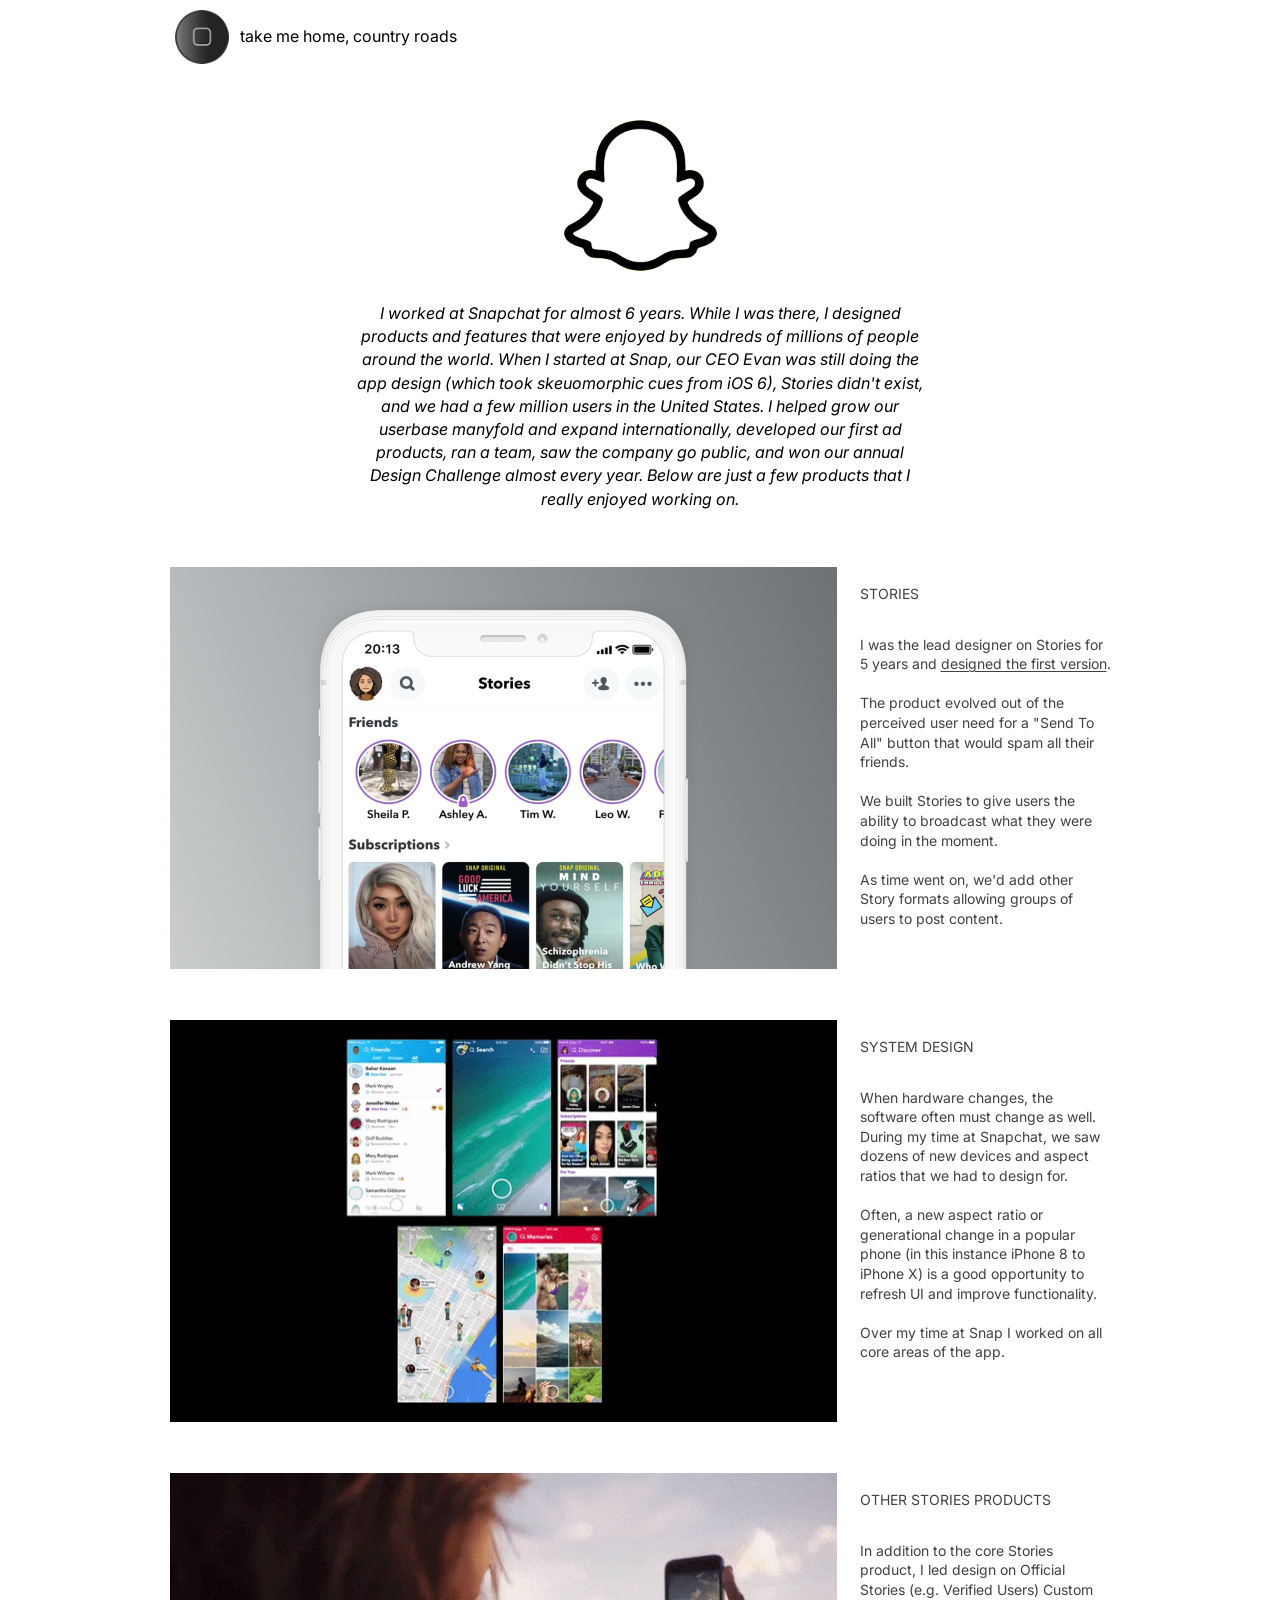
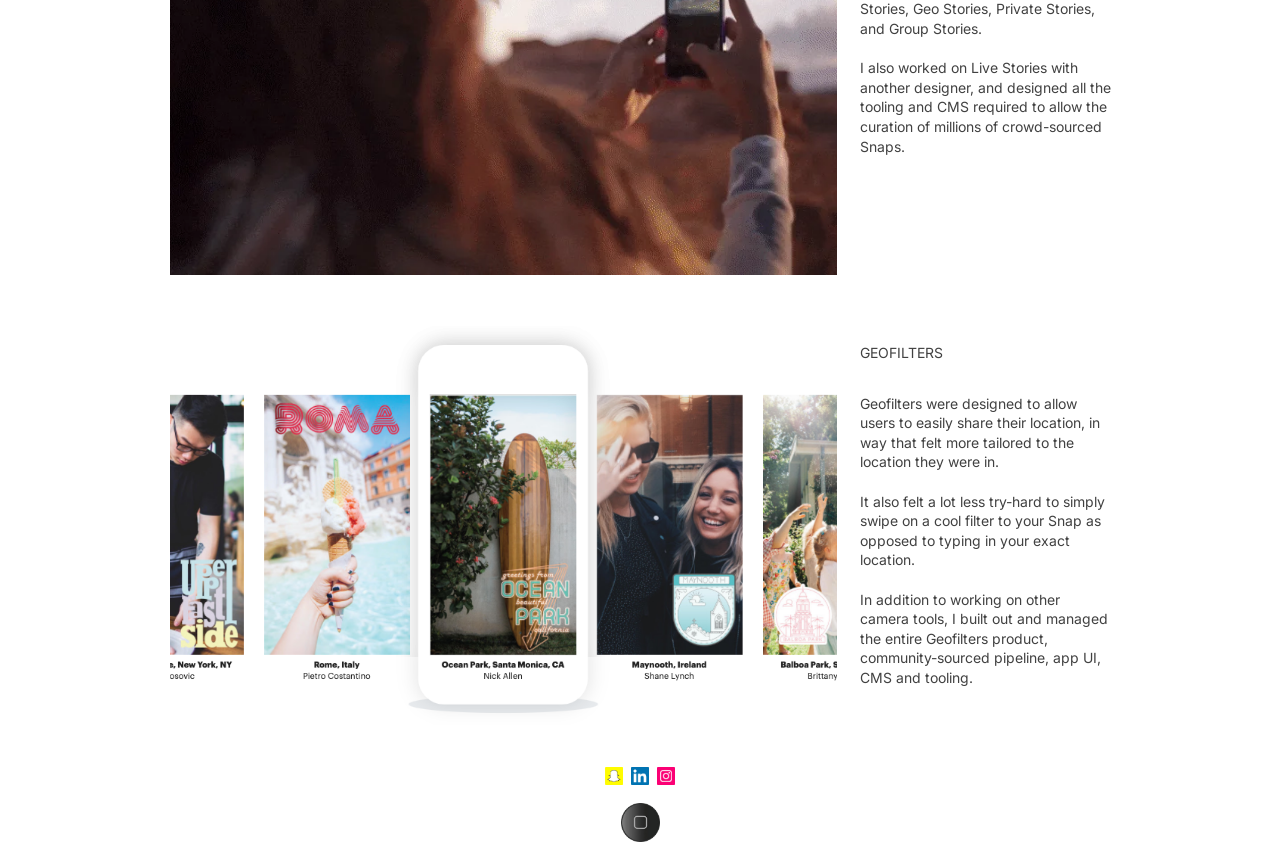
<file: snap.html>
<!doctype html>
<html lang="en">
<head>
  <meta charset="utf-8">
  <meta name="viewport" content="width=device-width, initial-scale=1">
  <title>Snapchat Projects | Nick Allen Dot Com</title>
  <meta name="description" content="Products Nick Allen designed at Snapchat: Stories, Geofilters, system design, and more.">
  <link rel="icon" href="images/icon-home-hover.png">
  <link rel="preconnect" href="https://fonts.googleapis.com">
  <link rel="preconnect" href="https://fonts.gstatic.com" crossorigin>
  <link href="https://fonts.googleapis.com/css2?family=Inter:ital,wght@0,400;0,500;0,600;1,400&display=swap" rel="stylesheet">
  <link rel="stylesheet" href="styles.css">
</head>
<body>
<main class="page">

  <header class="site-header">
    <a href="index.html"><span class="home-btn"><img class="rest" src="images/icon-home.png" alt=""><img class="hover" src="images/icon-home-hover.png" alt=""><img class="pressed" src="images/icon-home-pressed.png" alt=""></span>take me home, country roads</a>
  </header>

  <section class="lede italic">
    <img src="images/snap-logo.png" alt="Snapchat">
    <p>I worked at Snapchat for almost 6 years. While I was there, I designed products and features that were enjoyed by hundreds of millions of people around the world. When I started at Snap, our CEO Evan was still doing the app design (which took skeuomorphic cues from iOS 6), Stories didn't exist, and we had a few million users in the United States. I helped grow our userbase manyfold and expand internationally, developed our first ad products, ran a team, saw the company go public, and won our annual Design Challenge <em>almost</em> every year. Below are just a few products that I really enjoyed working on.</p>
  </section>

  <section class="row" id="stories">
    <div class="media"><img src="images/snap-stories.png" alt="Snapchat Stories screen"></div>
    <div class="copy">
      <h2 class="eyebrow">Stories</h2>
      <p>I was the lead designer on Stories for 5 years and <a href="snap-stories.html">designed the first version</a>.</p>
      <p>The product evolved out of the perceived user need for a "Send To All" button that would spam all their friends.</p>
      <p>We built Stories to give users the ability to broadcast what they were doing in the moment.</p>
      <p>As time went on, we'd add other Story formats allowing groups of users to post content.</p>
    </div>
  </section>

  <section class="row" id="system-design">
    <div class="media"><video src="images/snap-system-design.mp4" poster="images/snap-system-design-poster.webp" width="800" height="444" autoplay muted loop playsinline aria-label="Snapchat UI adapting across device sizes"></video></div>
    <div class="copy">
      <h2 class="eyebrow">System Design</h2>
      <p>When hardware changes, the software often must change as well. During my time at Snapchat, we saw dozens of new devices and aspect ratios that we had to design for.</p>
      <p>Often, a new aspect ratio or generational change in a popular phone (in this instance iPhone 8 to iPhone X) is a good opportunity to refresh UI and improve functionality.</p>
      <p>Over my time at Snap I worked on all core areas of the app.</p>
    </div>
  </section>

  <section class="row" id="other-stories">
    <div class="media"><video src="images/snap-other-stories.mp4" poster="images/snap-other-stories-poster.webp" width="800" height="450" autoplay muted loop playsinline aria-label="A person filming a Story on their phone"></video></div>
    <div class="copy">
      <h2 class="eyebrow">Other Stories Products</h2>
      <p>In addition to the core Stories product, I led design on Official Stories (e.g. Verified Users) Custom Stories, Geo Stories, Private Stories, and Group Stories.</p>
      <p>I also worked on Live Stories with another designer, and designed all the tooling and CMS required to allow the curation of millions of crowd-sourced Snaps.</p>
    </div>
  </section>

  <section class="row" id="geofilters">
    <div class="media"><img src="images/snap-geofilters.png" alt="A carousel of Geofilters from around the world"></div>
    <div class="copy">
      <h2 class="eyebrow">Geofilters</h2>
      <p>Geofilters were designed to allow users to easily share their location, in way that felt more tailored to the location they were in.</p>
      <p>It also felt a lot less try-hard to simply swipe on a cool filter to your Snap as opposed to typing in your exact location.</p>
      <p>In addition to working on other camera tools, I built out and managed the entire Geofilters product, community-sourced pipeline, app UI, CMS and tooling.</p>
    </div>
  </section>

  <footer class="site-footer">
    <div class="social">
      <a href="https://www.snapchat.com/add/nick_allen" target="_blank" rel="noopener" aria-label="Snapchat"><img src="images/icon-snapchat.png" alt=""></a>
      <a href="https://www.linkedin.com/in/nick-allen-2a20222b/" target="_blank" rel="noopener" aria-label="LinkedIn"><img src="images/icon-linkedin.png" alt=""></a>
      <a href="https://www.instagram.com/nichorasss/" target="_blank" rel="noopener" aria-label="Instagram"><img src="images/icon-instagram.png" alt=""></a>
    </div>
    <a class="home" href="index.html" aria-label="Home"><span class="home-btn"><img class="rest" src="images/icon-home.png" alt=""><img class="hover" src="images/icon-home-hover.png" alt=""><img class="pressed" src="images/icon-home-pressed.png" alt=""></span></a>
  </footer>

</main>
</body>
</html>
</file>
<file: styles.css>
/* ==========================================================================
   ncklln.com — global stylesheet
   Edit the tokens in :root to change the whole site's look.
   Sizes mirror the original Wix site, measured at 1440px wide.
   ========================================================================== */

:root {
  /* Type. Inter, regular weight for body text. Brandon Grotesque (the Wix font) isn't
     licensed here, and the light geometric substitutes read too thin.
     Swap --font-sans (and the Google Fonts link in each page) to change everything at once. */
  --font-sans: "Inter", "Helvetica Neue", Arial, sans-serif;
  --font-serif: "Times New Roman", Times, serif;

  /* Colors */
  --black: #000;
  --ink: #212121;          /* intro + outro card background on the home page */
  --text-light: #d4d4d4;   /* intro text on dark */
  --text-body: #414141;    /* body text on the inner pages */
  --text-muted: #636363;   /* breadcrumbs, "Nice to meet you!" */
  --text-faint: #999;      /* bio labels and descriptions */
  --navy: #041f3e;         /* body text on the Snapchat and HeyGen cards */
  --highlight: #bfbfbf;    /* highlighter behind the outro text */
  --rule: #d6d6d4;

  --snap-yellow: #fffa37;
  --quibi-purple: #7a2ff7;
  --route-blue: #3fa9e0;
  --advising-lilac: #cfc7f2;
  /* dark backdrop behind HeyGen screenshots, tinted with the logo's pink and cyan */
  --heygen-bg: radial-gradient(90% 70% at 12% 0%, rgb(240 160 255 / .16), transparent 70%),
               radial-gradient(90% 80% at 95% 100%, rgb(0 224 255 / .16), transparent 70%),
               linear-gradient(135deg, #17142a, #0d1f26);

  /* Home layout */
  --panel-split: 43%;                      /* width of the coloured left panel on home cards */
  --card-h: clamp(560px, 46.32vw, 667px);  /* 667px at 1440 and up */
  --gap-h: 380px;                          /* space between cards (holds the chevron) */

  /* Inner pages sit on Wix's 980px canvas */
  --canvas: 980px;
  --media-w: 667px;        /* image column on case-study rows */
  --copy-w: 251px;         /* copy column on case-study rows */
}

/* --------------------------------------------------------------------------
   Base
   -------------------------------------------------------------------------- */
*, *::before, *::after { box-sizing: border-box; }

html { -webkit-text-size-adjust: 100%; scroll-behavior: smooth; }

body {
  margin: 0;
  font-family: var(--font-sans);
  font-weight: 400;
  font-size: 16px;
  line-height: 1.45;
  color: var(--black);
  background: #fff;
}

img, video { display: block; max-width: 100%; height: auto; }

a { color: inherit; text-decoration: underline; text-underline-offset: 2px; }
a:hover { opacity: .75; }

/* Wix separated paragraphs with an empty line */
p { margin: 0 0 1.45em; }
p:last-child { margin-bottom: 0; }

h1, h2, h3 { font-weight: 400; margin: 0; }

.placeholder { color: var(--text-faint); }

/* Password gate, no JavaScript: the page is hidden until the input matches its pattern attribute */
.gate { min-height: 100vh; display: grid; place-content: center; gap: 14px; text-align: center; font-size: 15px; color: var(--text-body); }
.gate input { width: 240px; padding: 10px 12px; font: inherit; color: inherit; border: 1px solid var(--rule); border-radius: 6px; outline: none; box-shadow: none; }
.gate input:focus { border-color: var(--text-body); }
body:has(.gate input:invalid) .page { display: none; }
body:has(.gate input:valid) .gate { display: none; }

.sr-only {
  position: absolute; width: 1px; height: 1px; padding: 0; margin: -1px;
  overflow: hidden; clip: rect(0,0,0,0); white-space: nowrap; border: 0;
}

/* --------------------------------------------------------------------------
   Home page
   -------------------------------------------------------------------------- */
body.home {
  background: var(--black);
  color: var(--text-light);
}
/* Greyscale logo tile, fixed behind the whole page at 9% opacity */
body.home::before {
  content: "";
  position: fixed; inset: 0; z-index: -1;
  background: url("images/bg-logos.png") left top / 1919px auto repeat;
  opacity: .09;
  pointer-events: none;
}

/* Intro card: logo + one paragraph, full width, dark */
.intro {
  margin-top: clamp(48px, 14.3vw, 206px);
  min-height: 565px;
  padding: 114px 24px 67px;
  background: var(--ink);
  text-align: center;
}
.intro img.logo {
  width: min(515px, 100%);
  margin: 0 auto 56px;
}
.intro p {
  max-width: 623px;
  margin: 0 auto;
  font-size: 20px;
  line-height: 35px;
  letter-spacing: 1.96px;
}

/* Spacer between cards with a down-chevron near the top */
.gap {
  height: var(--gap-h);
  padding-top: 100px;
  display: flex;
  justify-content: center;
  align-items: flex-start;
}
.intro + .gap { height: 266px; padding-top: 58px; }
.gap a { display: block; width: 87px; height: 65px; text-decoration: none; }
.gap svg { width: 100%; height: 100%; display: block; }

/* Work card: coloured left panel with copy, image on the right */
.card {
  display: grid;
  grid-template-columns: var(--panel-split) 1fr;
  min-height: var(--card-h);
}
.card .panel {
  position: relative;
  display: flex;
  align-items: center;
  padding: 40px 24px 40px 16%;   /* 16% of the panel = 99px at 1440 */
  background: var(--panel-bg, var(--ink));
  color: var(--panel-ink, var(--text-light));
  overflow: hidden;
}
.card .panel::before {           /* optional background image behind the copy */
  content: "";
  position: absolute; inset: 0;
  background: var(--panel-img, none) center / cover no-repeat;
  z-index: 0;
}
.card .panel > .copy { position: relative; z-index: 1; max-width: 318px; }
.card .copy .eyebrow {
  font-size: 20px;
  line-height: 50px;
  letter-spacing: 1px;
  text-transform: uppercase;
  margin: 0 0 8px;
}
.card .copy p { font-size: 17px; line-height: 1.45; }
.card .copy .mark {              /* small brand logo under the copy */
  margin-top: 32px;
  width: 80px; height: auto;
}

.card#route .copy a { font-weight: 600; }

/* HeyGen sits further left, with the logo directly above the text */
.card#heygen .panel { padding-left: 9%; }
.card#heygen .copy { max-width: 274px; }
.card#heygen .copy .brand { width: 128px; margin-bottom: 16px; }

.card .media {
  position: relative;
  background: var(--media-bg, #000) center / cover no-repeat;
  overflow: hidden;
}
.card .media > img {
  position: absolute; inset: 0;
  width: 100%; height: 100%;
  object-fit: cover;
}
.card .media > img.actual-size {  /* shown 1:1, top-centred, like the Quibi phones on Wix */
  object-fit: none;
  object-position: 50% 0;
}
.card .media > img.framed {       /* a screenshot floating on the panel's background */
  inset: 48px;
  width: calc(100% - 96px); height: calc(100% - 96px);
  object-fit: contain;
  filter: drop-shadow(0 0 0 transparent);
  transition: transform .35s ease, filter .35s ease;
}
.card .media:has(> img.framed):hover { opacity: 1; }
/* drop-shadow, not box-shadow, so the shadow follows the screenshot's rounded corners */
.card .media:hover > img.framed {
  transform: scale(1.03);
  filter: drop-shadow(0 16px 28px rgb(0 0 0 / .35));
}
.card .media > img.overlay {      /* the Route phone, full height, centred on the map */
  left: 50%; right: auto;
  width: auto; height: 100%;
  transform: translateX(-50%);
  object-fit: contain;
}

/* Design-advising app grid: greyscale that colours in on hover */
.card .media.apps { display: grid; place-items: center; }
.card .media.apps .stack {
  position: relative; width: min(600px, 90%); aspect-ratio: 1;
}
.card .media.apps .stack img { position: absolute; inset: 0; width: 100%; height: 100%; object-fit: contain; transition: opacity .5s ease; }
.card .media.apps .stack img.color { opacity: 0; }
.card .media.apps .stack:hover img.color { opacity: 1; }
@media (hover: none) {
  .card .media.apps .stack img.color { opacity: 1; }
}

/* Bottom card: dark text on a grey highlighter */
.card.outro .copy { color: var(--black); }
.card.outro .copy p:first-child { line-height: 50px; margin-bottom: 8px; }
.card.outro .copy .hl {
  background: var(--highlight);
  box-decoration-break: clone;
  -webkit-box-decoration-break: clone;
}
.card.outro .copy .hl.big { font-size: 20px; letter-spacing: 1px; color: var(--ink); }

/* --------------------------------------------------------------------------
   Inner pages (snap, quibi, stories, bio)
   -------------------------------------------------------------------------- */
.page {
  width: min(var(--canvas), 100% - 32px);
  margin: 0 auto;
  padding-top: 6px;
}

.site-header {
  display: flex; align-items: center;
  margin-left: 21px;
  font-size: 16px;
}
.site-header a { text-decoration: none; display: inline-flex; align-items: center; gap: 7px; }
.site-header a:hover, .site-footer a:hover { opacity: 1; }

/* iPhone home button: resting, hover and pressed states, stacked */
.home-btn { position: relative; display: block; flex: none; width: 62px; height: 62px; }
.home-btn img { position: absolute; inset: 0; width: 100%; height: 100%; object-fit: contain; opacity: 0; }
.home-btn img.rest { opacity: 1; }
a:hover .home-btn img.rest { opacity: 0; }
a:hover .home-btn img.hover { opacity: 1; }
a:active .home-btn img.hover { opacity: 0; }
a:active .home-btn img.pressed { opacity: 1; }

/* Centered page intro with a logo */
.lede {
  text-align: center;
  max-width: 577px;
  margin: 0 auto;
  padding-top: 39px;
  font-size: 16px;
  line-height: 1.45;
}
.lede.italic p { font-style: italic; }
.lede img { width: 175px; margin: 0 auto 20px; }
.lede img.app-icon { width: 144px; margin: 5px auto 46px; }

/* Media / copy rows */
.lede + .row { margin-top: 56px; }
.row {
  display: grid;
  grid-template-columns: minmax(0, var(--media-w)) var(--copy-w);
  justify-content: center;
  gap: 23px;
  align-items: start;
  margin-bottom: 51px;
}
.row:last-of-type { margin-bottom: 0; }
.row .media :is(img, video) { width: 100%; aspect-ratio: 667 / 402; object-fit: cover; }
/* Uncropped screenshot or recording centred on the HeyGen backdrop, for media that isn't 667×402 */
.row .media.framed {
  position: relative;
  aspect-ratio: 667 / 402;
  background: var(--heygen-bg);
}
.row .media.framed :is(img, video) {
  position: absolute; top: 24px; left: 50%;
  transform: translateX(-50%);
  width: auto; height: calc(100% - 48px); max-width: calc(100% - 48px);
  aspect-ratio: auto; object-fit: contain;
}
.row .media.framed .phone { border-radius: 14% / 6.5%; }
.row .copy { padding-top: 17px; font-size: 14px; line-height: 1.4; color: var(--text-body); }
.row .copy p { margin-bottom: 1.4em; }
.row .copy .eyebrow { font-size: 14px; line-height: 20px; text-transform: uppercase; margin-bottom: 31px; }
.row .copy .eyebrow.plain { text-transform: none; margin-bottom: 14px; }
.row .copy .cta { display: inline-block; font-weight: 600; }

/* Long-form article (snap-stories), aligned with the header text */
.article {
  width: min(650px, 100%);
  margin: 61px 0 0 90px;
  font-size: 23px;
  line-height: 1.2;
  color: var(--text-body);
}
.article .crumbs { font-size: 15px; color: var(--text-muted); margin-bottom: 26px; }
.article p { margin: 0; }
.article p + p { margin-top: 1.2em; }
.article figure { margin: 45px 0 35px; }
.article figure img { width: var(--w, 100%); }

/* Case studies: the article layout plus a title, section headings and framed media */
.article h1 { font-size: 40px; line-height: 1.1; margin-bottom: 10px; }
.article .kicker, .article h2 { font-size: 15px; letter-spacing: 1px; text-transform: uppercase; color: var(--text-muted); }
.article .kicker { margin-bottom: 40px; }
.article h2 { margin: 64px 0 18px; }
.article h3 { font-size: 26px; line-height: 1.2; margin: 56px 0 14px; }
.article p strong { font-weight: 600; }
.article p.cap { font-size: 14px; color: var(--text-muted); text-align: center; margin: -22px 0 0; }
.article ul { margin: 0; padding-left: 1.1em; }
.article li + li { margin-top: .6em; }
.article .button { display: inline-block; padding: 12px 22px; border: 1px solid var(--text-body); border-radius: 999px; text-decoration: none; font-weight: 600; font-size: 17px; transition: background .2s, color .2s; }
.article .button:hover { background: var(--text-body); color: #fff; opacity: 1; }

/* Case-study layout (heygen-*.html): a big title at the page edge, a two-column intro,
   media running the full page width, large section heads, results as a row of numbers */
.page.wide .article.case { width: 100%; font-size: 20px; line-height: 1.5; margin-top: 48px; }
.article.case .crumbs { margin-bottom: 40px; }
.article.case h1 { font-size: clamp(44px, 5.7vw, 82px); line-height: 1.02; letter-spacing: -.02em; font-weight: 500; color: var(--black); max-width: 1100px; margin: 0 0 56px; }
.case .overview { display: grid; grid-template-columns: 1fr 1fr; gap: 48px; margin-bottom: 72px; }
.case .overview h2, .case .facts b { font-size: 13px; letter-spacing: 1px; text-transform: uppercase; font-weight: 500; color: var(--text-muted); }
.case .overview h2 { margin: 0 0 16px; }
.case .facts { display: grid; grid-template-columns: repeat(3, 1fr); gap: 24px; margin-top: 40px; font-size: 16px; line-height: 1.4; color: var(--black); }
.case .facts b { display: block; margin-bottom: 6px; }
.case section { margin-top: 112px; }
.case section h2 { font-size: clamp(30px, 2.8vw, 40px); line-height: 1.15; letter-spacing: -.015em; text-transform: none; font-weight: 600; color: var(--black); margin: 0 0 28px; max-width: 900px; }
.case .text { max-width: 760px; }
.article.case p { margin: 0 0 1.2em; }
.article.case p + p { margin-top: 0; }
.article.case .text > :last-child { margin-bottom: 0; }
.article.case figure { margin: 48px 0; }
.article.case p.cap { margin: -32px 0 48px; text-align: left; font-size: 15px; }
.article.case ul { font-size: 18px; }
.article.case .button { margin-top: 8px; }
.case .stats { display: grid; grid-template-columns: repeat(auto-fit, minmax(220px, 1fr)); gap: 32px; padding: 48px 0; margin-bottom: 40px; border-top: 1px solid var(--rule); border-bottom: 1px solid var(--rule); }
.case .stat b { display: block; font-size: clamp(48px, 5vw, 72px); font-weight: 600; letter-spacing: -.03em; line-height: 1; color: var(--black); }
.case .stat span { display: block; margin-top: 12px; font-size: 16px; color: var(--text-muted); }
.case .stat.placeholder b { color: var(--rule); }
.page.wide .article.case figure.todo { height: min(70vh, 720px); }

/* Mobile case study: phone screens in stage-labelled strips, and a three-up explainer */
.case .trio { display: grid; grid-template-columns: repeat(3, 1fr); gap: 40px; }
.case .trio img { width: min(100%, 280px); height: auto; margin: 0 auto 22px; border-radius: 28px; }
.case .trio b { display: block; font-size: 18px; font-weight: 600; margin-bottom: 8px; }
.case .trio p { font-size: 17px; }
.case .flow { display: flex; flex-wrap: wrap; gap: 40px 44px; margin-top: 40px; }
.case .flow .stage { display: grid; gap: 12px; align-content: start; }
.case .flow .stage b { font-size: 12px; letter-spacing: 1.4px; text-transform: uppercase; font-weight: 500; color: var(--text-muted); }
.case .flow .screens { display: flex; gap: 14px; }
.case .flow .screens img { width: 168px; height: auto; border-radius: 22px; }
body.dark .case .flow .stage b { color: rgb(255 255 255 / .55); }

/* Dark case study (body.dark): one dark surface instead of framed sections, light type,
   24px corners on all media. The surface is the same indigo→teal the framed figures had. */
body.dark { background: #12172a; color: rgb(255 255 255 / .82); }
body.dark::before { content: ""; position: fixed; inset: 0; z-index: -1; background: linear-gradient(135deg, #17142a, #0d1f26); }
body.dark .article, body.dark .case .facts { color: rgb(255 255 255 / .82); }
body.dark .article.case h1, body.dark .case section h2, body.dark .case .stat b, body.dark .case .facts, body.dark .site-header a { color: #fff; }
body.dark .article .crumbs, body.dark .case .overview h2, body.dark .case .facts b, body.dark .case .stat span, body.dark .article p.cap, body.dark .placeholder { color: rgb(255 255 255 / .55); }
body.dark .case .stats { border-color: rgb(255 255 255 / .14); }
body.dark .case .stat.placeholder b { color: rgb(255 255 255 / .18); }
body.dark .article figure.todo { border-color: rgb(255 255 255 / .25); color: rgb(255 255 255 / .5); border-radius: 24px; }
body.dark .article .button { border-color: rgb(255 255 255 / .6); color: #fff; }
body.dark .article .button:hover { background: #fff; color: var(--black); }
body.dark .site-footer .social img { filter: invert(1); }
body.dark .page.wide .article figure.framed { background: none; padding: 0; }
body.dark .article figure :is(img, video) { border-radius: 24px; }
/* Chrome can composite a playing video without honouring border-radius; clip-path always applies */
body.dark .article figure video { clip-path: inset(0 round 24px); }
/* Chrome won't always round a playing video's own box; clipping at a wrapper that hugs it always works */
.page.wide .article figure.framed:has(> video) { width: fit-content; max-width: 100%; margin-left: auto; margin-right: auto; border-radius: 24px; overflow: hidden; }
.page.wide .article figure.framed:has(> video) > video { display: block; }
body.dark .framed.live { padding: 0; }
body.dark .cell { border-radius: 24px; }

/* Six-state crossfade, no script: each slide fades in, holds, fades out on a shared 21s clock,
   staggered 3.5s apart. The arrows and dots are labels for hidden radios; choosing a state
   stops the clock, and "Resume" (the checked-by-default radio) restarts it. */
.cycle { --hold: 3.5s; --fade: .8s; position: relative; width: min(100%, calc(min(80vh, 900px) * 1.6)); aspect-ratio: 16 / 10; margin: 48px auto; overflow: hidden; border-radius: 24px; background: #0b0f1c; }
.cycle > input { position: absolute; opacity: 0; pointer-events: none; }
.cycle .slide { position: absolute; inset: 0; opacity: 0; z-index: 1; animation: cycle-slide calc(var(--hold) * 6) infinite both; animation-delay: calc(var(--i) * var(--hold) - var(--fade)); }
.cycle .slide img { width: 100%; height: 100%; object-fit: cover; border-radius: 0; }
@keyframes cycle-slide {
  0% { opacity: 0; z-index: 1; }
  3.8% { opacity: 1; z-index: 2; }       /* fade-in complete: .8s of 21s */
  16.67% { opacity: 1; z-index: 2; }     /* hold: one sixth of the clock */
  20.5% { opacity: 0; z-index: 1; }      /* fade-out complete */
  100% { opacity: 0; z-index: 1; }
}
.cycle .arrow { position: absolute; top: 50%; translate: 0 -50%; z-index: 3; width: 44px; height: 44px; display: grid; place-items: center; border-radius: 50%; color: #fff; background: rgb(0 0 0 / .45); backdrop-filter: blur(8px); cursor: pointer; opacity: 0; transition: opacity .2s, background .2s; }
.cycle .arrow.prev { left: 16px; } .cycle .arrow.next { right: 16px; }
.cycle .arrow:hover { background: rgb(0 0 0 / .7); }
.cycle:hover .arrow { opacity: 1; }
.cycle .dots { position: absolute; left: 0; right: 0; bottom: 14px; z-index: 3; display: flex; justify-content: center; gap: 8px; }
.cycle .dots label { width: 8px; height: 8px; border-radius: 50%; background: rgb(255 255 255 / .35); cursor: pointer; animation: cycle-dot calc(var(--hold) * 6) infinite both; animation-delay: calc(var(--i) * var(--hold) - var(--fade)); }
@keyframes cycle-dot { 0%, 20.5%, 100% { background: rgb(255 255 255 / .35); } 3.8%, 16.67% { background: #fff; } }
.cycle .tag { position: absolute; top: 14px; left: 14px; z-index: 3; padding: 7px 12px; border-radius: 999px; font-size: 13px; color: #fff; background: rgb(0 0 0 / .45); backdrop-filter: blur(8px); }
.cycle .resume { position: absolute; top: 14px; right: 14px; z-index: 3; padding: 7px 12px; border-radius: 999px; font-size: 13px; color: #fff; background: rgb(0 0 0 / .45); backdrop-filter: blur(8px); cursor: pointer; display: none; }
/* a chosen state: stop the clock, show that slide, offer Resume */
#hs-auto:not(:checked) ~ .slide, #hs-auto:not(:checked) ~ .dots label { animation: none; }
#hs-auto:not(:checked) ~ .resume { display: block; }
#hs-1:checked ~ .slide:nth-of-type(1) { opacity: 1; z-index: 2; }
#hs-1:checked ~ .dots label:nth-child(1) { background: #fff; }
#hs-2:checked ~ .slide:nth-of-type(2) { opacity: 1; z-index: 2; }
#hs-2:checked ~ .dots label:nth-child(2) { background: #fff; }
#hs-3:checked ~ .slide:nth-of-type(3) { opacity: 1; z-index: 2; }
#hs-3:checked ~ .dots label:nth-child(3) { background: #fff; }
#hs-4:checked ~ .slide:nth-of-type(4) { opacity: 1; z-index: 2; }
#hs-4:checked ~ .dots label:nth-child(4) { background: #fff; }
#hs-5:checked ~ .slide:nth-of-type(5) { opacity: 1; z-index: 2; }
#hs-5:checked ~ .dots label:nth-child(5) { background: #fff; }
#hs-6:checked ~ .slide:nth-of-type(6) { opacity: 1; z-index: 2; }
#hs-6:checked ~ .dots label:nth-child(6) { background: #fff; }
@media (hover: none) { .cycle .arrow { opacity: .8; } }
@media (prefers-reduced-motion: reduce) {
  .cycle .slide, .cycle .dots label { animation: none; }
  #hs-auto:checked ~ .slide:first-of-type { opacity: 1; z-index: 2; }
  #hs-auto:checked ~ .dots label:first-child { background: #fff; }
}
.article figure.framed { display: grid; place-items: center; padding: 40px; background: var(--heygen-bg); }
.article figure.framed .phone { width: min(260px, 70%); border-radius: 14% / 6.5%; }
/* Stand-in for media that hasn't been supplied yet */
.article figure.todo { display: grid; place-items: center; aspect-ratio: 16 / 10; border: 1px dashed var(--rule); color: var(--text-faint); font-size: 15px; }

/* Wide case studies: copy keeps its 650px column, figures break out to the page edge
   (48px from the viewport, 1440px max) — presentable full-screen on a laptop */
.page.wide { width: min(1440px, 100% - 96px); container-type: inline-size; }
.page.wide .site-header { margin-left: 0; }
.page.wide .article { margin-left: auto; margin-right: auto; }
.page.wide .article figure { width: 100cqw; margin-left: calc(50% - 50cqw); }
.page.wide .article figure.framed { padding: 48px; }
/* both dimensions auto with max caps: the only sizing where the box always keeps the media's own aspect,
   so a rounded clip hugs the picture instead of a letterboxed box. 100cqw = the page, avoiding a
   circular percentage against a fit-content figure. */
.page.wide .article figure.framed > :is(img, video) { width: auto; height: auto; max-width: 100cqw; max-height: min(80vh, 900px); }
.page.wide .article figure.framed .phone { height: min(78vh, 820px); }
.page.wide .article figure.todo { aspect-ratio: auto; height: min(50vh, 480px); }
/* Fanned-out screens: wider than the column. The top 11% of the image
   width is transparent, so it tucks up under the paragraph above. */
.article figure.wide { margin-top: calc(24px - 0.11 * min(1129px, 100vw - 48px)); }
.article figure.wide img {
  width: min(1129px, 100vw - 48px);
  max-width: none;
  margin-left: 50%;
  transform: translateX(-50%);
}

/* Footer shared by the inner pages */
.site-footer {
  margin-top: 39px;
  display: flex; flex-direction: column; align-items: center;
  gap: 15px;
}
.site-footer .social { display: flex; gap: 8px; }
.site-footer .social img { width: 18px; height: 18px; }
.site-footer .home-btn { width: 62px; height: 45px; }

/* Bio */
.bio {
  display: grid;
  grid-template-columns: 252px minmax(0, 650px);
  gap: 27px;
  align-items: start;
  margin: 61px 0 0 31px;
}
.bio + .site-footer { margin-top: 65px; }
.bio .photo img {
  width: 252px;
  aspect-ratio: 252 / 427;
  object-fit: cover;
  object-position: 45% 50%;
  filter: grayscale(1);
}
.bio .hello { font-size: 15px; color: var(--text-muted); margin-bottom: 28px; }
.bio h1 {
  font-family: var(--font-serif);
  font-weight: 400;
  font-size: 29px;
  line-height: 1.2;
  color: var(--text-body);
  margin-bottom: 14px;
}
.bio .about { font-size: 16px; max-width: 519px; color: var(--text-body); }
.bio .email { margin-top: 25px; font-size: 14px; color: var(--text-body); display: inline-flex; align-items: center; gap: 14px; }
.bio .email svg { width: 20px; height: 20px; }
.bio hr { border: 0; border-top: 1px solid var(--rule); margin: 64px 0 60px; }
.bio h2 { font-size: 14px; font-weight: 400; color: var(--text-faint); margin: 0 0 32px; }
.bio dl { display: grid; gap: 28px 0; margin: 0 0 60px; }
.bio dl:last-child { margin-bottom: 0; }
.bio dl.timeline { grid-template-columns: 120px 1fr; }
.bio dl.patents { grid-template-columns: 156px minmax(0, 421px); }
.bio dt { font-family: var(--font-serif); font-style: italic; font-size: 16px; color: var(--text-body); }
.bio dd { margin: 0; font-size: 14px; color: var(--text-faint); }
.bio dl.patents dd { text-transform: uppercase; }
.bio dl.patents dd .nick { text-transform: none; }

/* --------------------------------------------------------------------------
   Responsive
   -------------------------------------------------------------------------- */
/* Below this the wide Stories image no longer fits beside an offset column */
@media (max-width: 1320px) {
  .article { margin-left: auto; margin-right: auto; }
}

@media (max-width: 900px) {
  .intro { margin-top: 0; min-height: 0; padding: 40px 20px; }
  .intro img.logo { width: min(515px, 88%); margin-bottom: 24px; }
  .intro p { font-size: 15px; line-height: 1.7; letter-spacing: .06em; }
  .gap, .intro + .gap { height: 88px; padding-top: 16px; }
  .gap a { width: 58px; height: 43px; }

  .card { grid-template-columns: 1fr; min-height: 0; }
  .card .panel, .card#heygen .panel { padding: 40px 24px; }
  .card .media { aspect-ratio: 4 / 3; }
  .card .media > img.actual-size { object-fit: cover; object-position: 50% 50%; }
  .card .media > img.framed { inset: 20px; width: calc(100% - 40px); height: calc(100% - 40px); }
  .card .media.apps { aspect-ratio: 1; }

  .site-header { margin-left: 0; }
  .row { grid-template-columns: minmax(0, 1fr); gap: 16px; margin-bottom: 48px; }
  .row .copy { padding-top: 0; }
  .row .copy .eyebrow { margin-bottom: 14px; }
  .row .media.framed:has(> .phone) { aspect-ratio: 1; }
  .article { font-size: 19px; }
  .article h1 { font-size: 32px; }
  .article figure.framed { padding: 24px; }
  .page.wide { width: min(1440px, 100% - 32px); }
  .page.wide .article figure.framed { padding: 24px; }
  .article figure img { width: min(var(--w, 100%), 100%); }
  .page.wide .article.case { font-size: 17px; margin-top: 24px; }
  .article.case h1 { margin-bottom: 32px; }
  .case .overview, .case .facts, .case .stats { grid-template-columns: 1fr; }
  .case .overview { gap: 32px; margin-bottom: 40px; }
  .case section { margin-top: 64px; }
  .case .stats { gap: 24px; padding: 32px 0; }
  .case .trio { grid-template-columns: 1fr; gap: 32px; }
  .case .flow { gap: 32px; }
  .case .flow .screens { overflow-x: auto; scroll-snap-type: x proximity; padding-bottom: 6px; max-width: 100%; }
  .case .flow .screens img { flex: 0 0 150px; width: 150px; scroll-snap-align: start; }
  .page.wide .article.case figure.todo { height: min(40vh, 320px); }
  .bio { grid-template-columns: minmax(0, 1fr); margin-left: 0; gap: 28px; }
  .bio + .site-footer { margin-top: 48px; }
}

@media (max-width: 520px) {
  .card .copy p { font-size: 16px; }
  .lede { padding-top: 24px; }
  .lede img { width: 120px; }
  .lede img.app-icon { width: 104px; margin: 0 auto 24px; }
  .bio h1 { font-size: 25px; }
  .bio dl, .bio dl.timeline, .bio dl.patents { grid-template-columns: 1fr; gap: 2px 0; }
  .bio dd { margin-bottom: 16px; }
}
</file>
<file: pyramid.css>
/* Generated by scripts/pyramid.py — the live Prism Pyramid strip on heygen-home-v4.html.
   Edit the script, not this file. */

.pyr-defs { position: absolute; width: 0; height: 0; overflow: hidden; }

/* ---- the strip: seven small stages in a row (scrolls sideways on phones) ---- */
.framed.live { content-visibility: auto; contain-intrinsic-size: auto 480px; padding: 40px 32px; }
.strip { display: flex; gap: 28px; width: 100%; overflow-x: auto; scroll-snap-type: x proximity; padding-bottom: 6px; color: #fff; }
.step { position: relative; flex: 1 0 150px; scroll-snap-align: center; display: grid; grid-template-rows: auto auto 1fr; gap: 6px; font-size: 13px; line-height: 1.4; }
.step + .step::before { content: "\2192"; position: absolute; left: -22px; top: calc(50% - 60px); color: rgb(255 255 255 / .35); font-size: 16px; }
.step b { font-weight: 600; font-size: 15px; margin-top: 10px; }
.step span { color: rgb(255 255 255 / .65); }
.cell { position: relative; width: 100%; aspect-ratio: 1; border-radius: 18px; overflow: hidden; background: rgb(255 255 255 / .05); }
.step.frost .cell { cursor: crosshair; }
.step.frost .cell:hover :is(.pyr, .pyr-tilt, .pyr-spin) { animation-play-state: paused; }
.step.frost .cell:hover .pyr { filter: blur(18px); }

/* ---- the mark: orbit wrappers → perspective scene → tilt → spin → 4 wings → folded faces → sheets ---- */
.pyr { position: absolute; width: var(--size); height: var(--size); left: calc(50% - var(--size) / 2); top: calc(50% - var(--size) / 2);
  pointer-events: none; user-select: none; will-change: transform; transition: filter .3s ease; }
.pyr-y { width: 100%; height: 100%; will-change: transform; }
.pyr-scene { width: 100%; height: 100%; perspective: 1100px; }
/* preserve-3d must run unbroken from .pyr-tilt to the sheets: no overflow, filter or opacity on any of these */
.pyr-tilt { width: 100%; height: 100%; transform-style: preserve-3d; transform: rotateX(var(--tilt)); }
.pyr-tilt.sway { animation: pyr-sway var(--sway-t) ease-in-out infinite alternate; }
.pyr-spin { position: relative; width: 100%; height: 100%; transform-style: preserve-3d; will-change: transform; animation: pyr-turn var(--spin-t) linear infinite; }
.wing { position: absolute; inset: 0; transform-style: preserve-3d; }
.wing-w { transform: rotateZ(90deg); } .wing-n { transform: rotateZ(180deg); } .wing-e { transform: rotateZ(270deg); }
.face { position: absolute; top: 50%; left: 0; width: 100%; height: 50%; transform-origin: 50% 100%; transform: rotateX(calc(-1 * var(--fold))); transform-style: preserve-3d; }
.face svg { position: absolute; inset: 0; width: 100%; height: 100%; display: block; overflow: visible; }
.flat { position: absolute; inset: 0; width: 100%; height: 100%; object-fit: contain; }

/* the tile ellipse: two nested alternate tracks, Y a quarter period behind, so x ≈ cos and y ≈ sin */
.pyr.ellipse { animation: orb-x var(--lap) ease-in-out infinite alternate; }
.pyr.ellipse > .pyr-y { animation: orb-y var(--lap) ease-in-out infinite alternate; animation-delay: calc(var(--lap) / -2); }
@keyframes pyr-turn { to { transform: rotateZ(360deg); } }
@keyframes pyr-sway { from { transform: rotateX(var(--tilt-lo)); } to { transform: rotateX(var(--tilt-hi)); } }
@keyframes orb-x { from { transform: translateX(calc(-1 * var(--rx))); } to { transform: translateX(var(--rx)); } }
@keyframes orb-y { from { transform: translateY(calc(-1 * var(--ry))); } to { transform: translateY(var(--ry)); } }

@media (max-width: 900px) {
  .framed.live { padding: 24px 16px; }
  .step { flex-basis: min(240px, 68vw); }
}

@media (prefers-reduced-motion: reduce) {
  .pyr, .pyr-y, .pyr-tilt, .pyr-spin { animation: none; }
  .pyr-spin { transform: rotateZ(45deg); }
}
</file>
